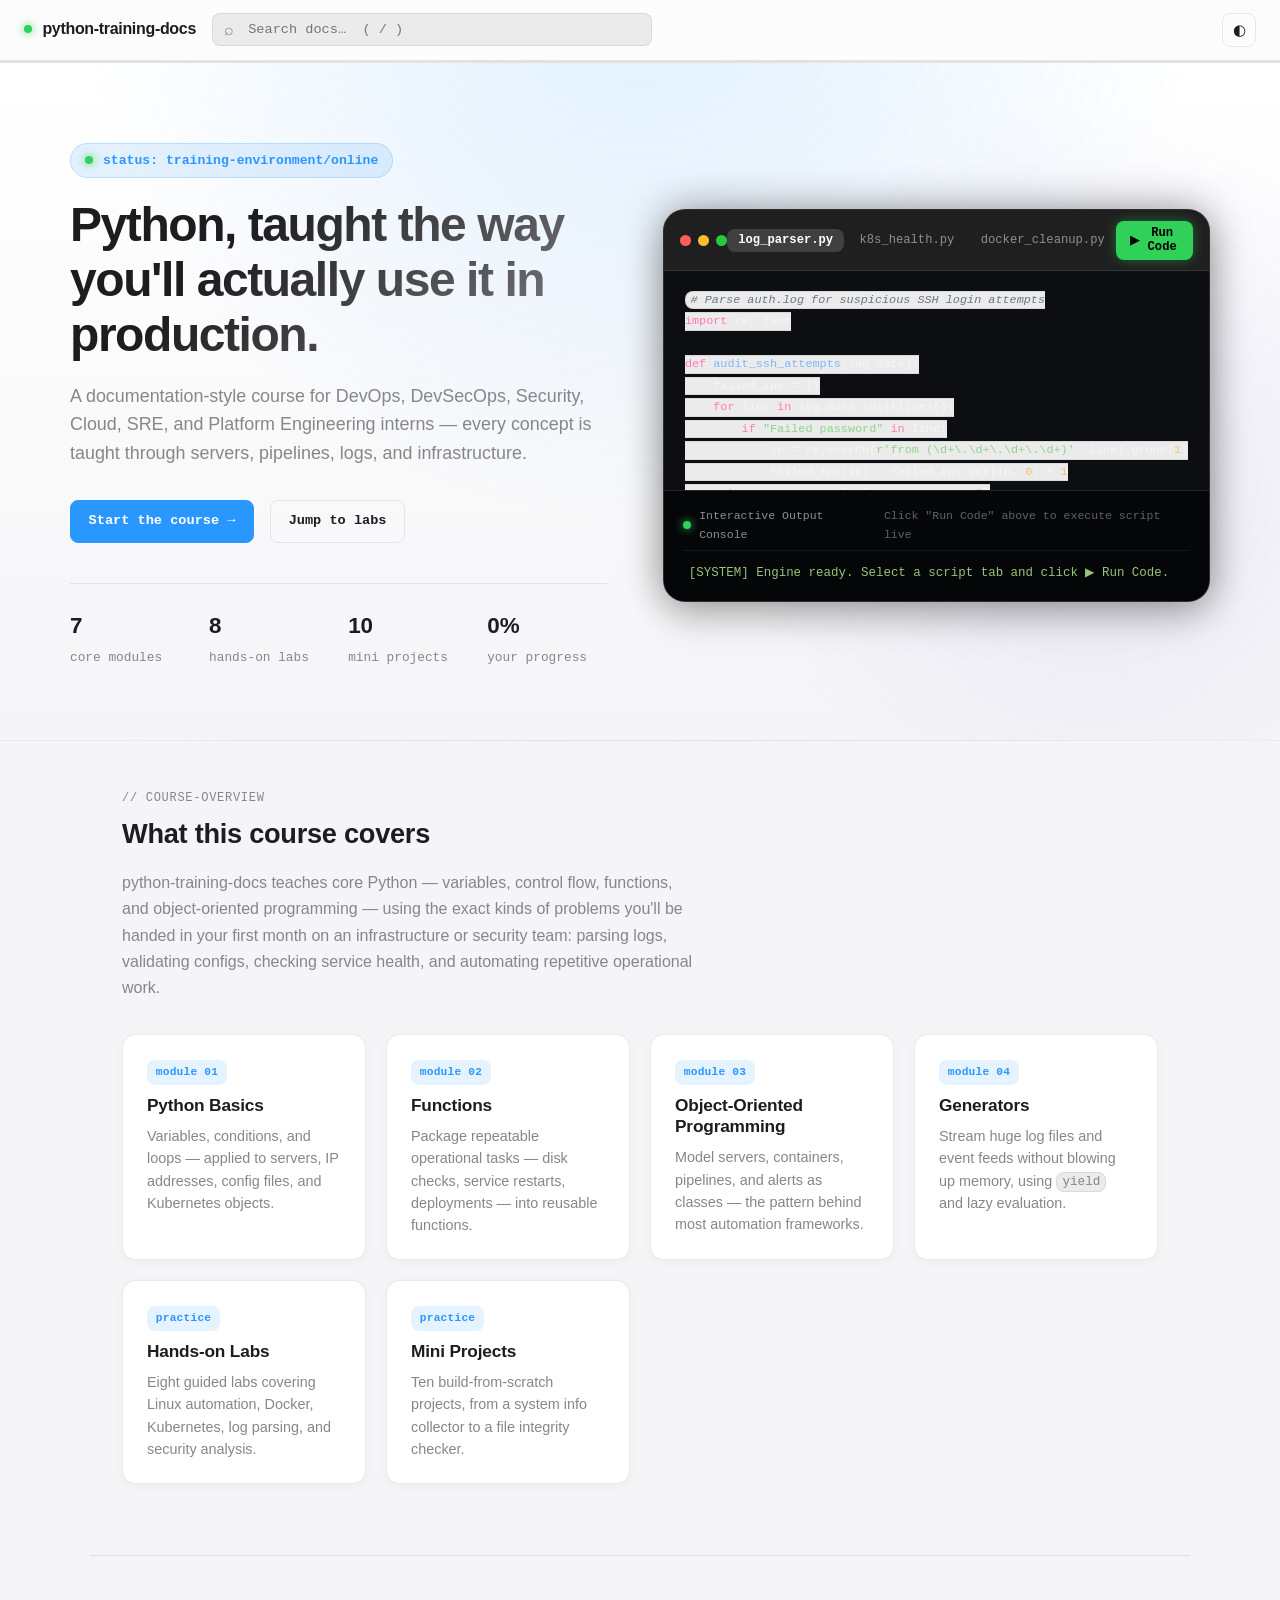
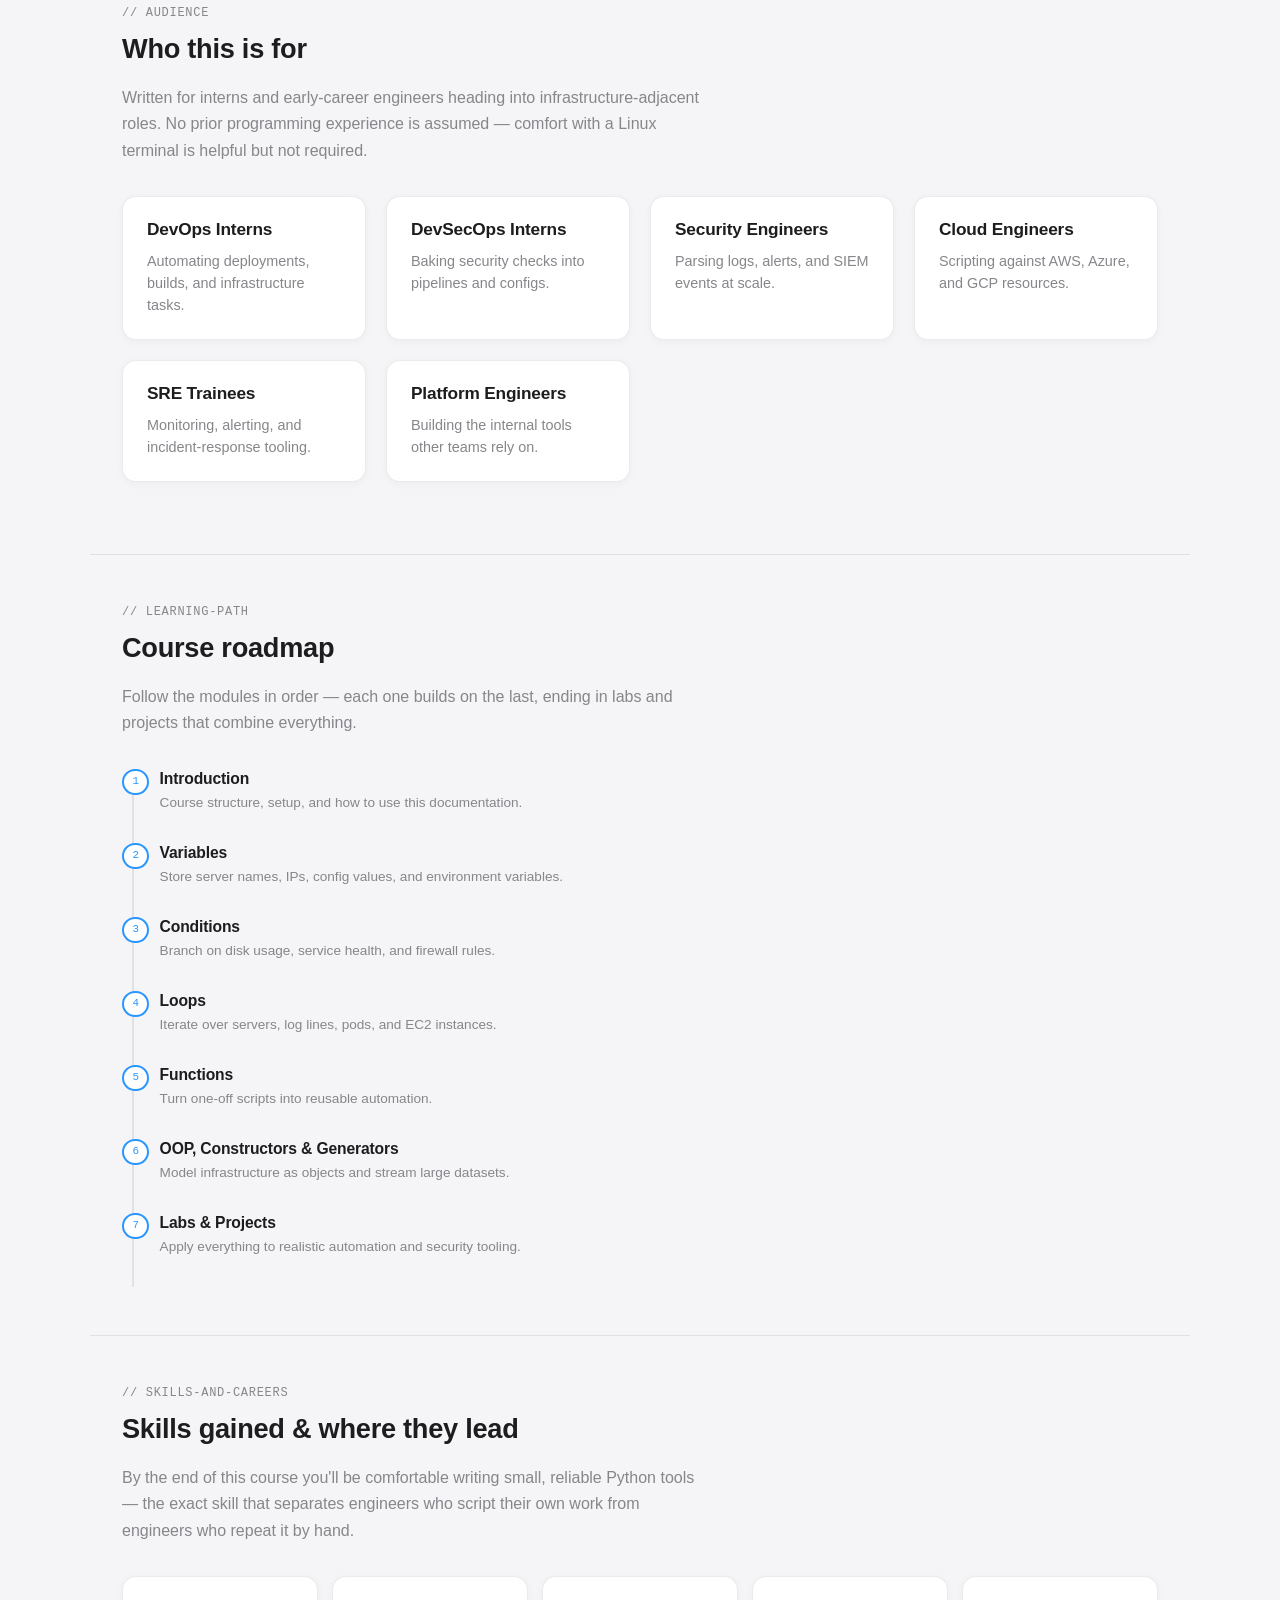
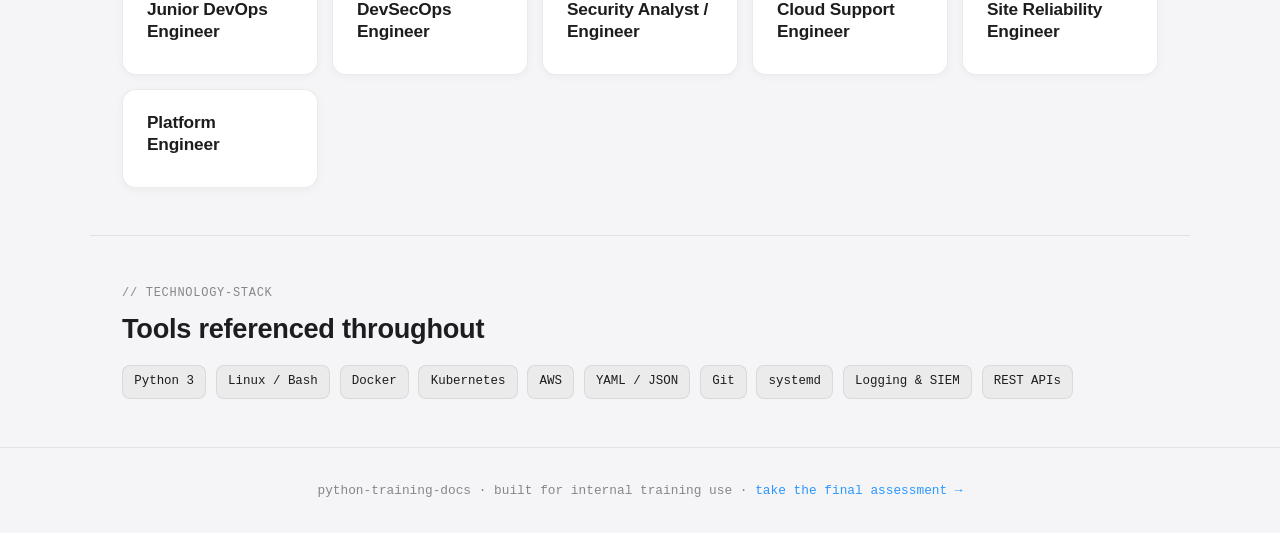
<file: index.html>
<!DOCTYPE html>
<html lang="en">
<head>
<meta charset="UTF-8">
<meta name="viewport" content="width=device-width, initial-scale=1.0">
<title>python-training-docs — Python for DevOps, DevSecOps &amp; Platform Engineering</title>
<meta name="description" content="A hands-on documentation course teaching Python fundamentals through real DevOps, security, SRE, and cloud engineering scenarios.">
<link rel="stylesheet" href="css/theme.css">
<link rel="stylesheet" href="css/style.css">
<link rel="stylesheet" href="css/responsive.css">
<script>
  // Prevent flash of wrong theme before CSS loads
  (function(){ var t = localStorage.getItem('ptd-theme') || (window.matchMedia('(prefers-color-scheme: dark)').matches ? 'dark' : 'light'); document.documentElement.setAttribute('data-theme', t); })();
</script>
</head>
<body data-page="home" data-root="">

<div id="site-header"></div>

<section class="hero">
  <div class="hero__inner">
    <div class="hero__text-col">
      <div class="hero__eyebrow"><span class="status-dot"></span> status: training-environment/online</div>
      <h1>Python, taught the way you'll actually use it in production.</h1>
      <p class="hero__sub">A documentation-style course for DevOps, DevSecOps, Security, Cloud, SRE, and Platform Engineering interns — every concept is taught through servers, pipelines, logs, and infrastructure.</p>
      <div class="hero__actions">
        <a class="btn" href="pages/introduction.html">Start the course →</a>
        <a class="btn btn--ghost" href="pages/labs.html">Jump to labs</a>
      </div>
      <div class="hero__meta">
        <div><b data-counter="7">7</b> core modules</div>
        <div><b data-counter="8">8</b> hands-on labs</div>
        <div><b data-counter="10">10</b> mini projects</div>
        <div id="hero-progress-label"><b id="hero-progress-pct">0%</b> your progress</div>
      </div>
    </div>

    <div class="hero__widget-col" id="terminal-preview-widget">
      <!-- Rendered dynamically by js/interactive-terminal.js -->
    </div>
  </div>
</section>

<section class="section" id="overview">
  <div class="section__eyebrow">// course-overview</div>
  <h2>What this course covers</h2>
  <p class="section__intro">python-training-docs teaches core Python — variables, control flow, functions, and object-oriented programming — using the exact kinds of problems you'll be handed in your first month on an infrastructure or security team: parsing logs, validating configs, checking service health, and automating repetitive operational work.</p>

  <div class="card-grid">
    <div class="card">
      <span class="tag">module 01</span>
      <h3>Python Basics</h3>
      <p>Variables, conditions, and loops — applied to servers, IP addresses, config files, and Kubernetes objects.</p>
    </div>
    <div class="card">
      <span class="tag">module 02</span>
      <h3>Functions</h3>
      <p>Package repeatable operational tasks — disk checks, service restarts, deployments — into reusable functions.</p>
    </div>
    <div class="card">
      <span class="tag">module 03</span>
      <h3>Object-Oriented Programming</h3>
      <p>Model servers, containers, pipelines, and alerts as classes — the pattern behind most automation frameworks.</p>
    </div>
    <div class="card">
      <span class="tag">module 04</span>
      <h3>Generators</h3>
      <p>Stream huge log files and event feeds without blowing up memory, using <code>yield</code> and lazy evaluation.</p>
    </div>
    <div class="card">
      <span class="tag">practice</span>
      <h3>Hands-on Labs</h3>
      <p>Eight guided labs covering Linux automation, Docker, Kubernetes, log parsing, and security analysis.</p>
    </div>
    <div class="card">
      <span class="tag">practice</span>
      <h3>Mini Projects</h3>
      <p>Ten build-from-scratch projects, from a system info collector to a file integrity checker.</p>
    </div>
  </div>
</section>

<section class="section" id="audience">
  <div class="section__eyebrow">// audience</div>
  <h2>Who this is for</h2>
  <p class="section__intro">Written for interns and early-career engineers heading into infrastructure-adjacent roles. No prior programming experience is assumed — comfort with a Linux terminal is helpful but not required.</p>
  <div class="card-grid">
    <div class="card"><h3>DevOps Interns</h3><p>Automating deployments, builds, and infrastructure tasks.</p></div>
    <div class="card"><h3>DevSecOps Interns</h3><p>Baking security checks into pipelines and configs.</p></div>
    <div class="card"><h3>Security Engineers</h3><p>Parsing logs, alerts, and SIEM events at scale.</p></div>
    <div class="card"><h3>Cloud Engineers</h3><p>Scripting against AWS, Azure, and GCP resources.</p></div>
    <div class="card"><h3>SRE Trainees</h3><p>Monitoring, alerting, and incident-response tooling.</p></div>
    <div class="card"><h3>Platform Engineers</h3><p>Building the internal tools other teams rely on.</p></div>
  </div>
</section>

<section class="section" id="roadmap">
  <div class="section__eyebrow">// learning-path</div>
  <h2>Course roadmap</h2>
  <p class="section__intro">Follow the modules in order — each one builds on the last, ending in labs and projects that combine everything.</p>
  <div class="roadmap">
    <div class="roadmap__step" data-n="1"><h3>Introduction</h3><p>Course structure, setup, and how to use this documentation.</p></div>
    <div class="roadmap__step" data-n="2"><h3>Variables</h3><p>Store server names, IPs, config values, and environment variables.</p></div>
    <div class="roadmap__step" data-n="3"><h3>Conditions</h3><p>Branch on disk usage, service health, and firewall rules.</p></div>
    <div class="roadmap__step" data-n="4"><h3>Loops</h3><p>Iterate over servers, log lines, pods, and EC2 instances.</p></div>
    <div class="roadmap__step" data-n="5"><h3>Functions</h3><p>Turn one-off scripts into reusable automation.</p></div>
    <div class="roadmap__step" data-n="6"><h3>OOP, Constructors &amp; Generators</h3><p>Model infrastructure as objects and stream large datasets.</p></div>
    <div class="roadmap__step" data-n="7"><h3>Labs &amp; Projects</h3><p>Apply everything to realistic automation and security tooling.</p></div>
  </div>
</section>

<section class="section" id="outcomes">
  <div class="section__eyebrow">// skills-and-careers</div>
  <h2>Skills gained &amp; where they lead</h2>
  <p class="section__intro">By the end of this course you'll be comfortable writing small, reliable Python tools — the exact skill that separates engineers who script their own work from engineers who repeat it by hand.</p>
  <div class="career-grid">
    <div class="card"><h3>Junior DevOps Engineer</h3></div>
    <div class="card"><h3>DevSecOps Engineer</h3></div>
    <div class="card"><h3>Security Analyst / Engineer</h3></div>
    <div class="card"><h3>Cloud Support Engineer</h3></div>
    <div class="card"><h3>Site Reliability Engineer</h3></div>
    <div class="card"><h3>Platform Engineer</h3></div>
  </div>
</section>

<section class="section" id="stack">
  <div class="section__eyebrow">// technology-stack</div>
  <h2>Tools referenced throughout</h2>
  <div class="stack-icons">
    <span>Python 3</span><span>Linux / Bash</span><span>Docker</span><span>Kubernetes</span>
    <span>AWS</span><span>YAML / JSON</span><span>Git</span><span>systemd</span>
    <span>Logging &amp; SIEM</span><span>REST APIs</span>
  </div>
</section>

<div id="site-footer"></div>

<script src="js/navigation.js"></script>
<script src="js/interactive-terminal.js"></script>
<script src="js/app.js"></script>
<script src="js/search.js"></script>
<script src="js/progress.js"></script>
<script>
  document.addEventListener('DOMContentLoaded', () => {
    document.getElementById('site-footer').innerHTML =
      '<footer class="site-footer">python-training-docs · built for internal training use · <a href="pages/assessment.html">take the final assessment →</a></footer>';
    const pctEl = document.getElementById('hero-progress-pct');
    if (pctEl && window.ProgressTracker) pctEl.textContent = ProgressTracker.percentComplete() + '%';
  });
</script>
</body>
</html>
</file>
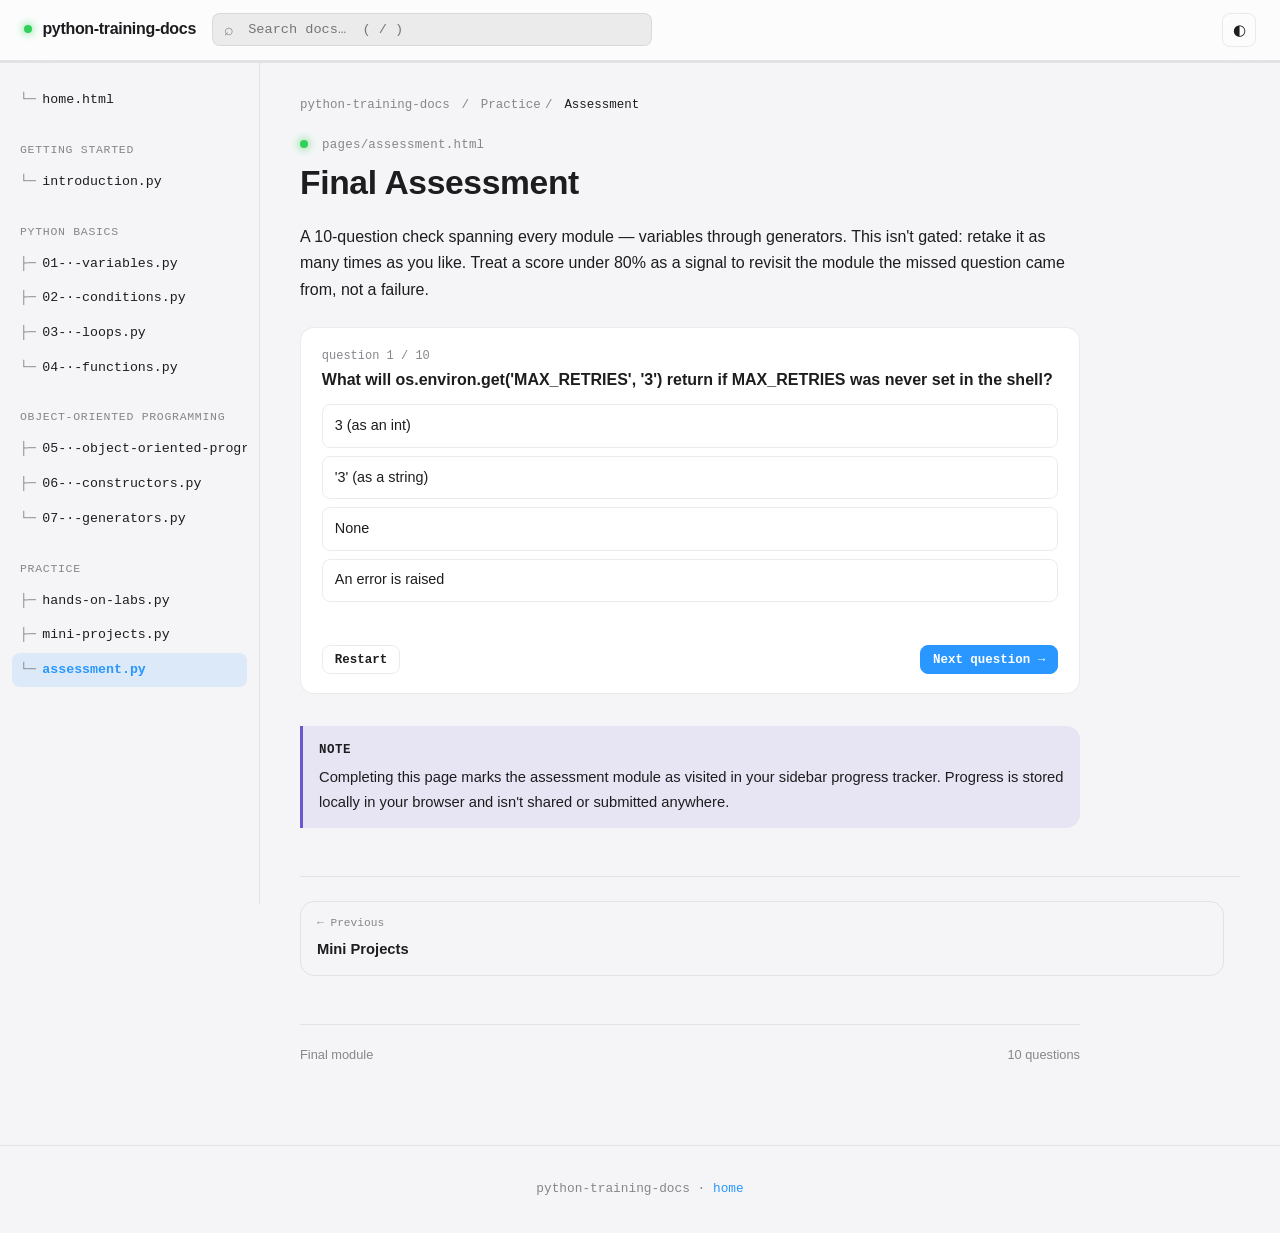
<file: pages/assessment.html>
<!DOCTYPE html>
<html lang="en">
<head>
<meta charset="UTF-8">
<meta name="viewport" content="width=device-width, initial-scale=1.0">
<title>Assessment — python-training-docs</title>
<link rel="stylesheet" href="../css/theme.css">
<link rel="stylesheet" href="../css/style.css">
<link rel="stylesheet" href="../css/responsive.css">
<script>(function(){ var t = localStorage.getItem('ptd-theme') || (window.matchMedia('(prefers-color-scheme: dark)').matches ? 'dark' : 'light'); document.documentElement.setAttribute('data-theme', t); })();</script>
</head>
<body data-page="assessment" data-root="../">
<div id="site-header"></div>
<div class="shell">
<div id="site-sidebar"></div>
<main class="main">
  <div class="breadcrumb" id="breadcrumb"></div>
  <article class="content">
    <div class="eyebrow"><span class="status-dot"></span> pages/assessment.html</div>
    <h1>Final Assessment</h1>
    <p>A 10-question check spanning every module — variables through generators. This isn't gated: retake it as many times as you like. Treat a score under 80% as a signal to revisit the module the missed question came from, not a failure.</p>

    <div id="quiz-app"></div>
    <script>
      var QUIZ_DATA = [
        {
          question: "What will os.environ.get('MAX_RETRIES', '3') return if MAX_RETRIES was never set in the shell?",
          options: ["3 (as an int)", "'3' (as a string)", "None", "An error is raised"],
          correctIndex: 1,
          explanation: "The default value '3' is returned as-is, and environment values are always strings."
        },
        {
          question: "Which expression correctly checks that a service is both stopped AND under the retry limit?",
          options: ["status == 'stopped' or attempts < max_attempts", "status == 'stopped' and attempts < max_attempts", "status != 'stopped' and attempts < max_attempts", "not status == 'stopped'"],
          correctIndex: 1,
          explanation: "`and` requires both conditions to hold — exactly what's needed to decide whether a retry is warranted."
        },
        {
          question: "Which loop construct is generally preferred for iterating over a fixed list of servers?",
          options: ["while", "for", "goto", "repeat"],
          correctIndex: 1,
          explanation: "for loops are the natural fit for iterating over a known, finite collection."
        },
        {
          question: "What does `enumerate(items)` yield on each pass?",
          options: ["Just the item", "(index, item) pairs", "Just the index", "A copy of the whole list"],
          correctIndex: 1,
          explanation: "enumerate() pairs each item with its position, commonly unpacked as `for i, item in enumerate(items)`."
        },
        {
          question: "What does a function return if it has no explicit return statement?",
          options: ["0", "An empty string", "None", "The last evaluated expression"],
          correctIndex: 2,
          explanation: "Without an explicit return, Python functions implicitly return None."
        },
        {
          question: "In OOP terms, what is `self` inside an instance method?",
          options: ["The class itself", "A reference to the specific instance the method was called on", "A required import", "A built-in decorator"],
          correctIndex: 1,
          explanation: "self gives a method access to the attributes of the particular object it's operating on."
        },
        {
          question: "Which method is Python's constructor, run automatically when an object is created?",
          options: ["__new__()", "__init__()", "__build__()", "__create__()"],
          correctIndex: 1,
          explanation: "__init__() runs immediately after an object is instantiated to set up its initial state."
        },
        {
          question: "Why is `def __init__(self, tags=[]):` considered a bug?",
          options: ["It causes a syntax error", "The default list is created once and shared across every instance that doesn't override it", "Lists can't be default arguments at all", "self must come after tags"],
          correctIndex: 1,
          explanation: "Mutable default arguments are evaluated once at definition time and shared across calls — a classic Python pitfall."
        },
        {
          question: "What is the main advantage of a generator over building a full list for a large log file?",
          options: ["Generators are always faster to write", "Generators hold roughly one item in memory at a time instead of the entire dataset", "Generators can only read text files", "Lists can't be looped over"],
          correctIndex: 1,
          explanation: "Lazy evaluation is the core benefit — memory use stays roughly constant regardless of dataset size."
        },
        {
          question: "What happens when you iterate a generator a second time after it's been fully consumed?",
          options: ["It restarts automatically", "It yields nothing further", "It raises a StopIteration visibly to the user every time", "It re-reads the source file from scratch"],
          correctIndex: 1,
          explanation: "Generators are single-use — once exhausted, a fresh generator must be created to iterate again."
        }
      ];
    </script>

    <div class="callout callout--note" style="margin-top:2rem;">
      <div class="callout__title">Note</div>
      <p>Completing this page marks the assessment module as visited in your sidebar progress tracker. Progress is stored locally in your browser and isn't shared or submitted anywhere.</p>
    </div>
  </article>

  <div class="page-nav" id="page-nav"></div>
  <div class="page-footer"><span>Final module</span><span>10 questions</span></div>
</main>
</div>
<div id="site-footer"></div>
<script src="../js/navigation.js"></script>
<script src="../js/app.js"></script>
<script src="../js/search.js"></script>
<script src="../js/progress.js"></script>
<script src="../js/quiz.js"></script>
<script>
document.addEventListener('DOMContentLoaded', () => {
  document.getElementById('site-footer').innerHTML = '<footer class="site-footer">python-training-docs · <a href="../index.html">home</a></footer>';
});
</script>
</body>
</html>
</file>
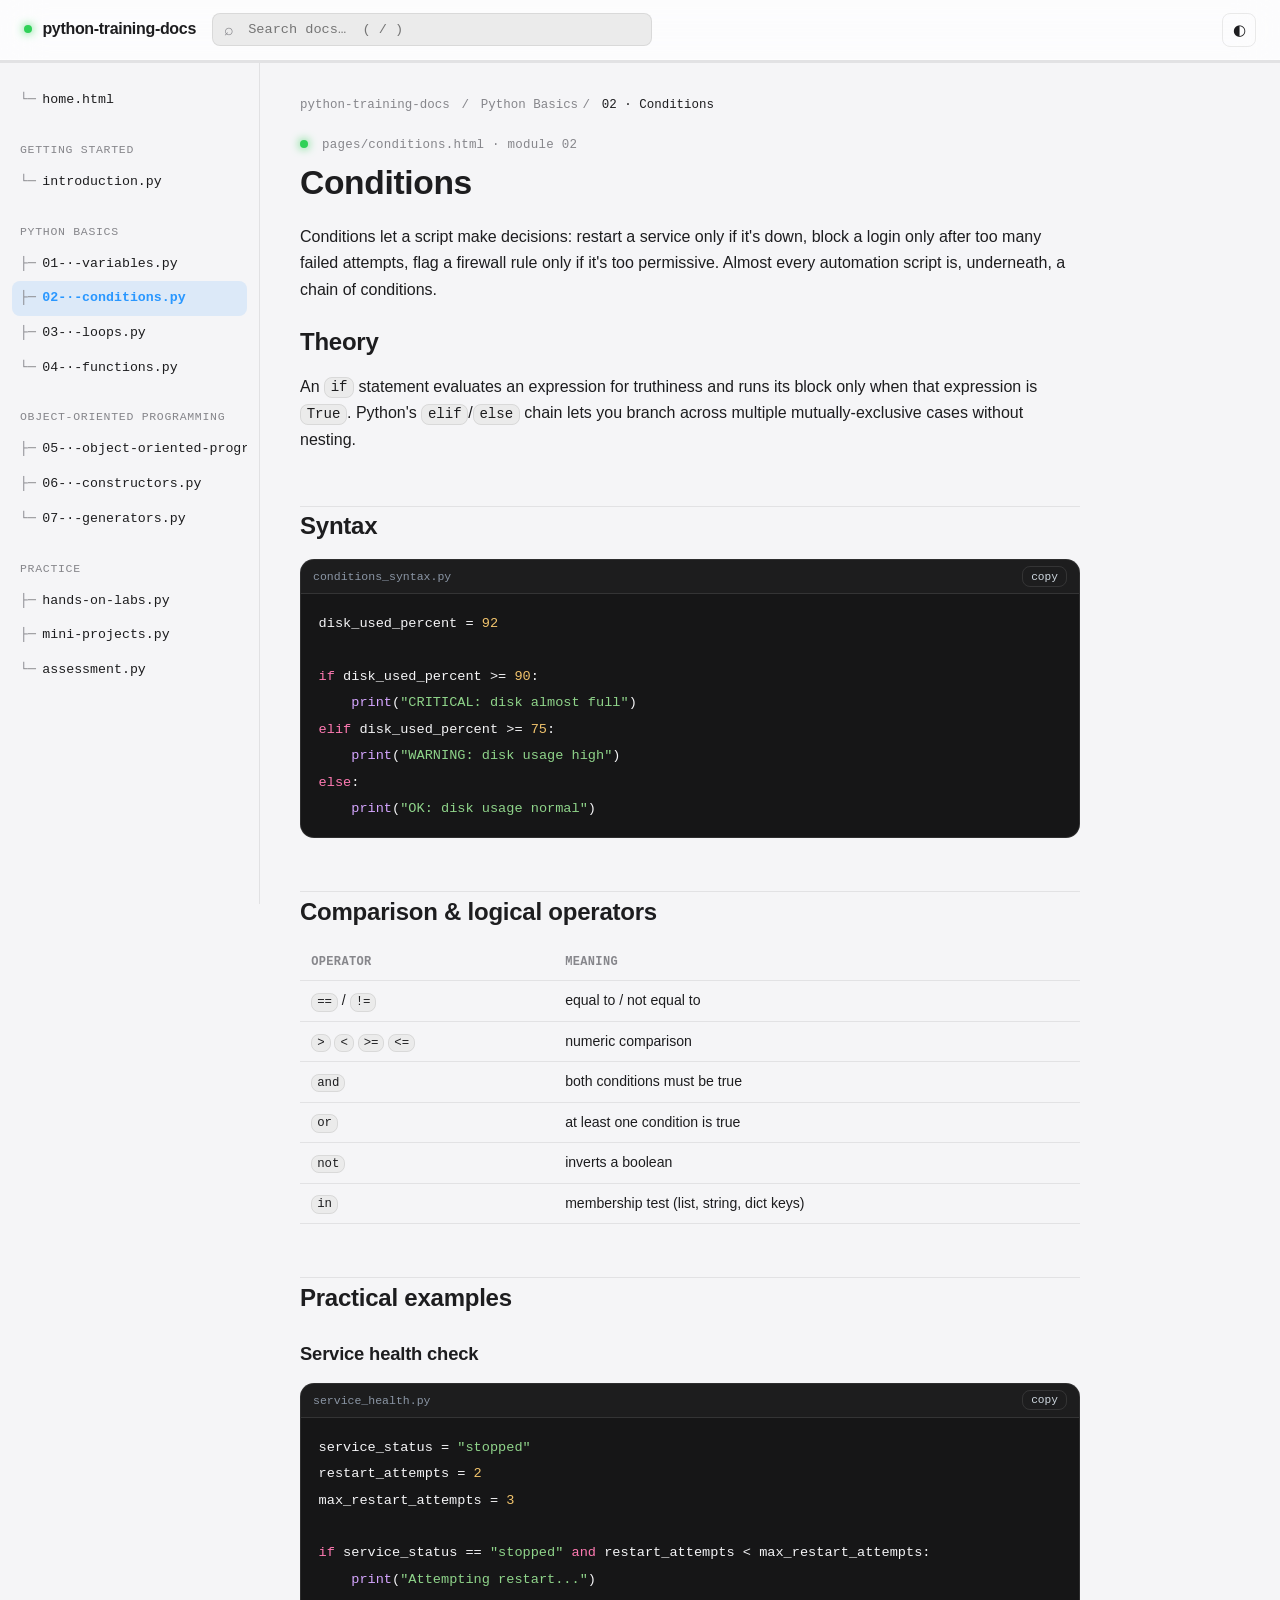
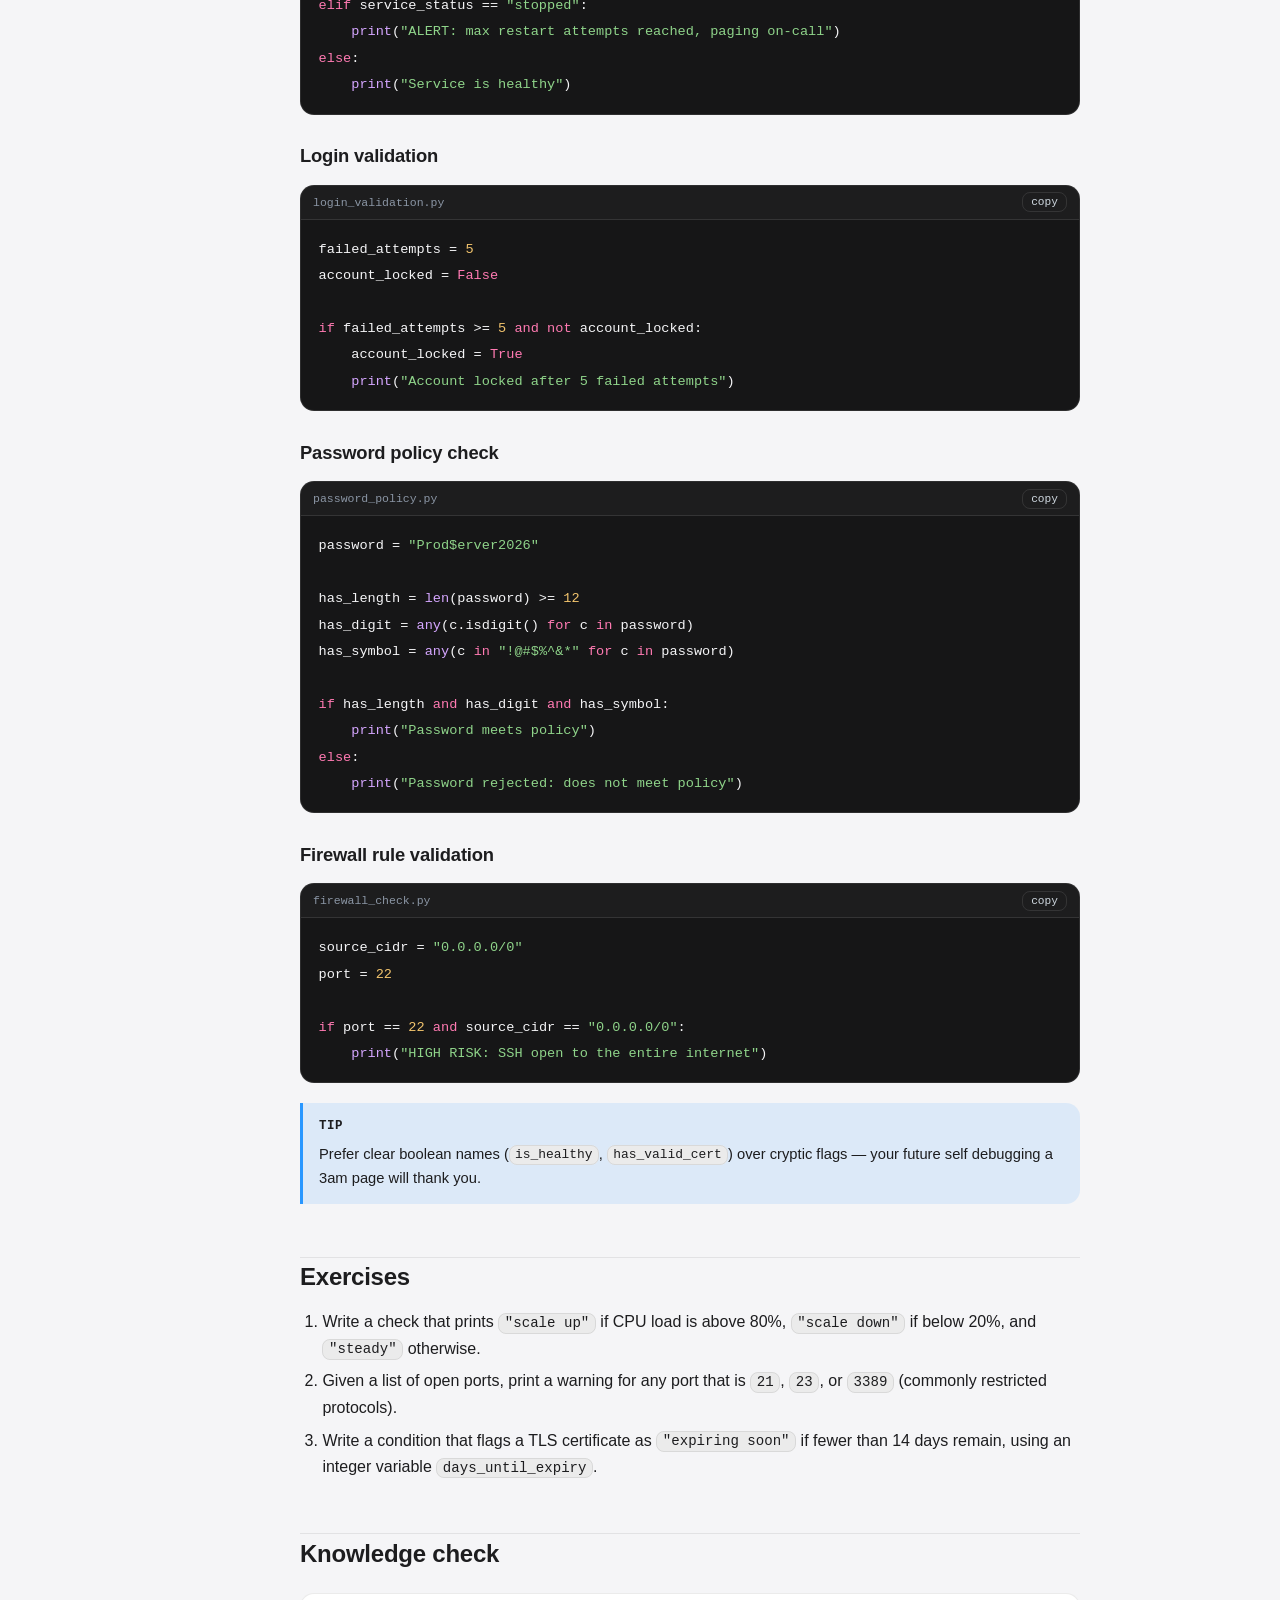
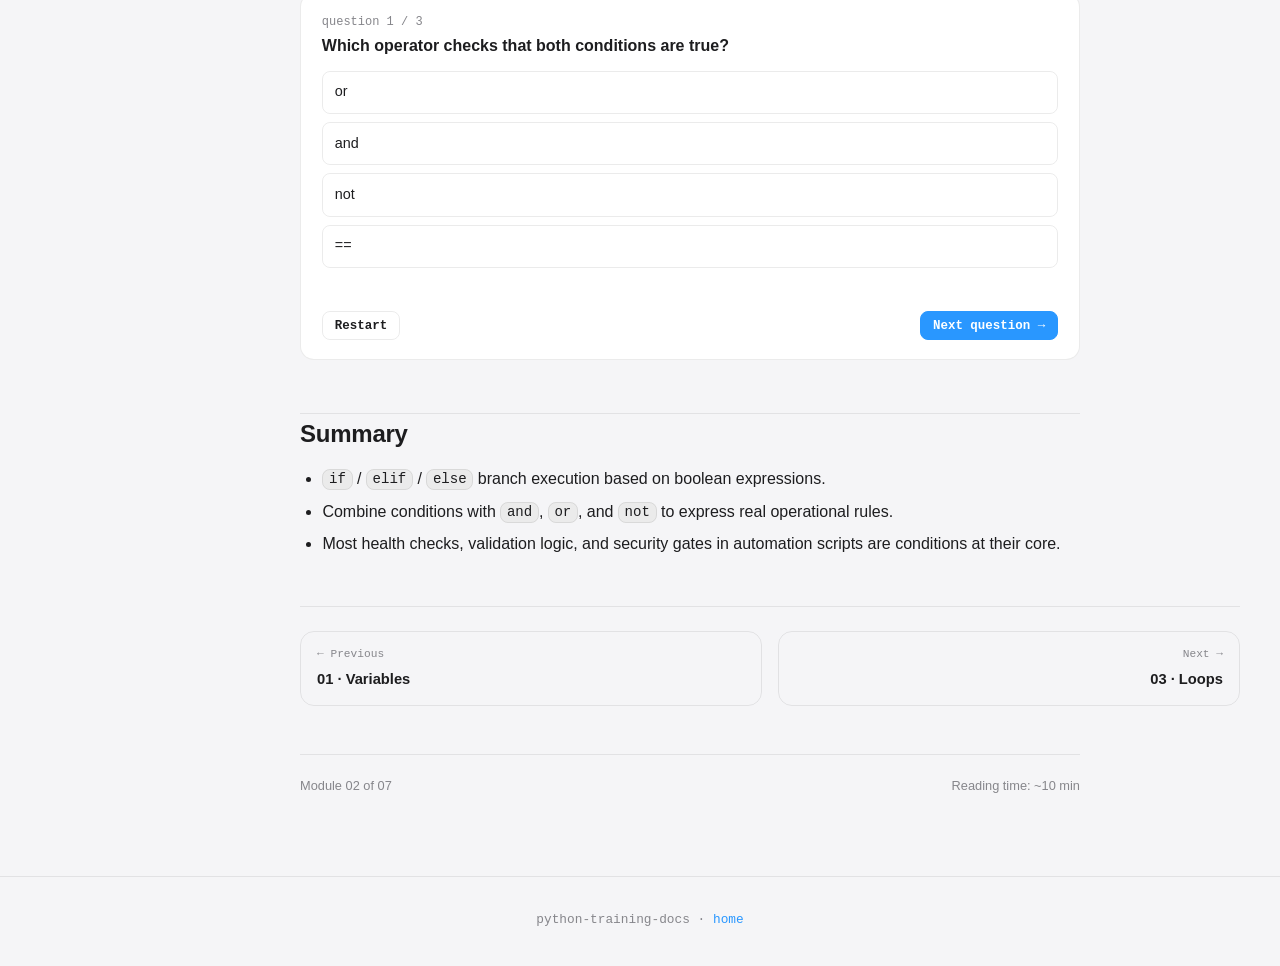
<file: pages/conditions.html>
<!DOCTYPE html>
<html lang="en">
<head>
<meta charset="UTF-8">
<meta name="viewport" content="width=device-width, initial-scale=1.0">
<title>Conditions — python-training-docs</title>
<link rel="stylesheet" href="../css/theme.css">
<link rel="stylesheet" href="../css/style.css">
<link rel="stylesheet" href="../css/responsive.css">
<script>(function(){ var t = localStorage.getItem('ptd-theme') || (window.matchMedia('(prefers-color-scheme: dark)').matches ? 'dark' : 'light'); document.documentElement.setAttribute('data-theme', t); })();</script>
</head>
<body data-page="conditions" data-root="../">
<div id="site-header"></div>
<div class="shell">
<div id="site-sidebar"></div>
<main class="main">
  <div class="breadcrumb" id="breadcrumb"></div>
  <article class="content">
    <div class="eyebrow"><span class="status-dot"></span> pages/conditions.html · module 02</div>
    <h1>Conditions</h1>
    <p>Conditions let a script make decisions: restart a service only if it's down, block a login only after too many failed attempts, flag a firewall rule only if it's too permissive. Almost every automation script is, underneath, a chain of conditions.</p>

    <h2 id="theory">Theory</h2>
    <p>An <code>if</code> statement evaluates an expression for truthiness and runs its block only when that expression is <code>True</code>. Python's <code>elif</code>/<code>else</code> chain lets you branch across multiple mutually-exclusive cases without nesting.</p>

    <h2 id="syntax">Syntax</h2>
    <div class="code-block">
      <div class="code-block__header"><span>conditions_syntax.py</span><button class="copy-btn">copy</button></div>
      <pre><code>disk_used_percent = <span class="tok-num">92</span>

<span class="tok-kw">if</span> disk_used_percent &gt;= <span class="tok-num">90</span>:
    <span class="tok-bi">print</span>(<span class="tok-str">"CRITICAL: disk almost full"</span>)
<span class="tok-kw">elif</span> disk_used_percent &gt;= <span class="tok-num">75</span>:
    <span class="tok-bi">print</span>(<span class="tok-str">"WARNING: disk usage high"</span>)
<span class="tok-kw">else</span>:
    <span class="tok-bi">print</span>(<span class="tok-str">"OK: disk usage normal"</span>)</code></pre>
    </div>

    <h2 id="operators">Comparison &amp; logical operators</h2>
    <table>
      <thead><tr><th>Operator</th><th>Meaning</th></tr></thead>
      <tbody>
        <tr><td><code>==</code> / <code>!=</code></td><td>equal to / not equal to</td></tr>
        <tr><td><code>&gt;</code> <code>&lt;</code> <code>&gt;=</code> <code>&lt;=</code></td><td>numeric comparison</td></tr>
        <tr><td><code>and</code></td><td>both conditions must be true</td></tr>
        <tr><td><code>or</code></td><td>at least one condition is true</td></tr>
        <tr><td><code>not</code></td><td>inverts a boolean</td></tr>
        <tr><td><code>in</code></td><td>membership test (list, string, dict keys)</td></tr>
      </tbody>
    </table>

    <h2 id="devsec-examples">Practical examples</h2>
    <h3>Service health check</h3>
    <div class="code-block">
      <div class="code-block__header"><span>service_health.py</span><button class="copy-btn">copy</button></div>
      <pre><code>service_status = <span class="tok-str">"stopped"</span>
restart_attempts = <span class="tok-num">2</span>
max_restart_attempts = <span class="tok-num">3</span>

<span class="tok-kw">if</span> service_status == <span class="tok-str">"stopped"</span> <span class="tok-kw">and</span> restart_attempts &lt; max_restart_attempts:
    <span class="tok-bi">print</span>(<span class="tok-str">"Attempting restart..."</span>)
<span class="tok-kw">elif</span> service_status == <span class="tok-str">"stopped"</span>:
    <span class="tok-bi">print</span>(<span class="tok-str">"ALERT: max restart attempts reached, paging on-call"</span>)
<span class="tok-kw">else</span>:
    <span class="tok-bi">print</span>(<span class="tok-str">"Service is healthy"</span>)</code></pre>
    </div>

    <h3>Login validation</h3>
    <div class="code-block">
      <div class="code-block__header"><span>login_validation.py</span><button class="copy-btn">copy</button></div>
      <pre><code>failed_attempts = <span class="tok-num">5</span>
account_locked = <span class="tok-kw">False</span>

<span class="tok-kw">if</span> failed_attempts &gt;= <span class="tok-num">5</span> <span class="tok-kw">and</span> <span class="tok-kw">not</span> account_locked:
    account_locked = <span class="tok-kw">True</span>
    <span class="tok-bi">print</span>(<span class="tok-str">"Account locked after 5 failed attempts"</span>)</code></pre>
    </div>

    <h3>Password policy check</h3>
    <div class="code-block">
      <div class="code-block__header"><span>password_policy.py</span><button class="copy-btn">copy</button></div>
      <pre><code>password = <span class="tok-str">"Prod$erver2026"</span>

has_length = <span class="tok-bi">len</span>(password) &gt;= <span class="tok-num">12</span>
has_digit = <span class="tok-bi">any</span>(c.isdigit() <span class="tok-kw">for</span> c <span class="tok-kw">in</span> password)
has_symbol = <span class="tok-bi">any</span>(c <span class="tok-kw">in</span> <span class="tok-str">"!@#$%^&*"</span> <span class="tok-kw">for</span> c <span class="tok-kw">in</span> password)

<span class="tok-kw">if</span> has_length <span class="tok-kw">and</span> has_digit <span class="tok-kw">and</span> has_symbol:
    <span class="tok-bi">print</span>(<span class="tok-str">"Password meets policy"</span>)
<span class="tok-kw">else</span>:
    <span class="tok-bi">print</span>(<span class="tok-str">"Password rejected: does not meet policy"</span>)</code></pre>
    </div>

    <h3>Firewall rule validation</h3>
    <div class="code-block">
      <div class="code-block__header"><span>firewall_check.py</span><button class="copy-btn">copy</button></div>
      <pre><code>source_cidr = <span class="tok-str">"0.0.0.0/0"</span>
port = <span class="tok-num">22</span>

<span class="tok-kw">if</span> port == <span class="tok-num">22</span> <span class="tok-kw">and</span> source_cidr == <span class="tok-str">"0.0.0.0/0"</span>:
    <span class="tok-bi">print</span>(<span class="tok-str">"HIGH RISK: SSH open to the entire internet"</span>)</code></pre>
    </div>

    <div class="callout callout--tip">
      <div class="callout__title">Tip</div>
      <p>Prefer clear boolean names (<code>is_healthy</code>, <code>has_valid_cert</code>) over cryptic flags — your future self debugging a 3am page will thank you.</p>
    </div>

    <h2 id="exercises">Exercises</h2>
    <ol>
      <li>Write a check that prints <code>"scale up"</code> if CPU load is above 80%, <code>"scale down"</code> if below 20%, and <code>"steady"</code> otherwise.</li>
      <li>Given a list of open ports, print a warning for any port that is <code>21</code>, <code>23</code>, or <code>3389</code> (commonly restricted protocols).</li>
      <li>Write a condition that flags a TLS certificate as <code>"expiring soon"</code> if fewer than 14 days remain, using an integer variable <code>days_until_expiry</code>.</li>
    </ol>

    <h2 id="quiz">Knowledge check</h2>
    <div id="quiz-app"></div>
    <script>
      var QUIZ_DATA = [
        {
          question: "Which operator checks that both conditions are true?",
          options: ["or", "and", "not", "=="],
          correctIndex: 1,
          explanation: "`and` requires both sides to be true; `or` requires only one."
        },
        {
          question: "What will this print? x = 70 \\n if x >= 90: print('a') \\n elif x >= 50: print('b') \\n else: print('c')",
          options: ["a", "b", "c", "Nothing"],
          correctIndex: 1,
          explanation: "70 fails the first check (>=90) but passes the second (>=50), so 'b' is printed."
        },
        {
          question: "What does `not account_locked` evaluate to if account_locked is False?",
          options: ["False", "True", "None", "An error"],
          correctIndex: 1,
          explanation: "`not` inverts the boolean — not False is True."
        }
      ];
    </script>

    <h2 id="summary">Summary</h2>
    <ul>
      <li><code>if</code> / <code>elif</code> / <code>else</code> branch execution based on boolean expressions.</li>
      <li>Combine conditions with <code>and</code>, <code>or</code>, and <code>not</code> to express real operational rules.</li>
      <li>Most health checks, validation logic, and security gates in automation scripts are conditions at their core.</li>
    </ul>
  </article>

  <div class="page-nav" id="page-nav"></div>
  <div class="page-footer"><span>Module 02 of 07</span><span>Reading time: ~10 min</span></div>
</main>
</div>
<div id="site-footer"></div>
<script src="../js/navigation.js"></script>
<script src="../js/app.js"></script>
<script src="../js/search.js"></script>
<script src="../js/progress.js"></script>
<script src="../js/quiz.js"></script>
<script>
document.addEventListener('DOMContentLoaded', () => {
  document.getElementById('site-footer').innerHTML = '<footer class="site-footer">python-training-docs · <a href="../index.html">home</a></footer>';
});
</script>
</body>
</html>
</file>
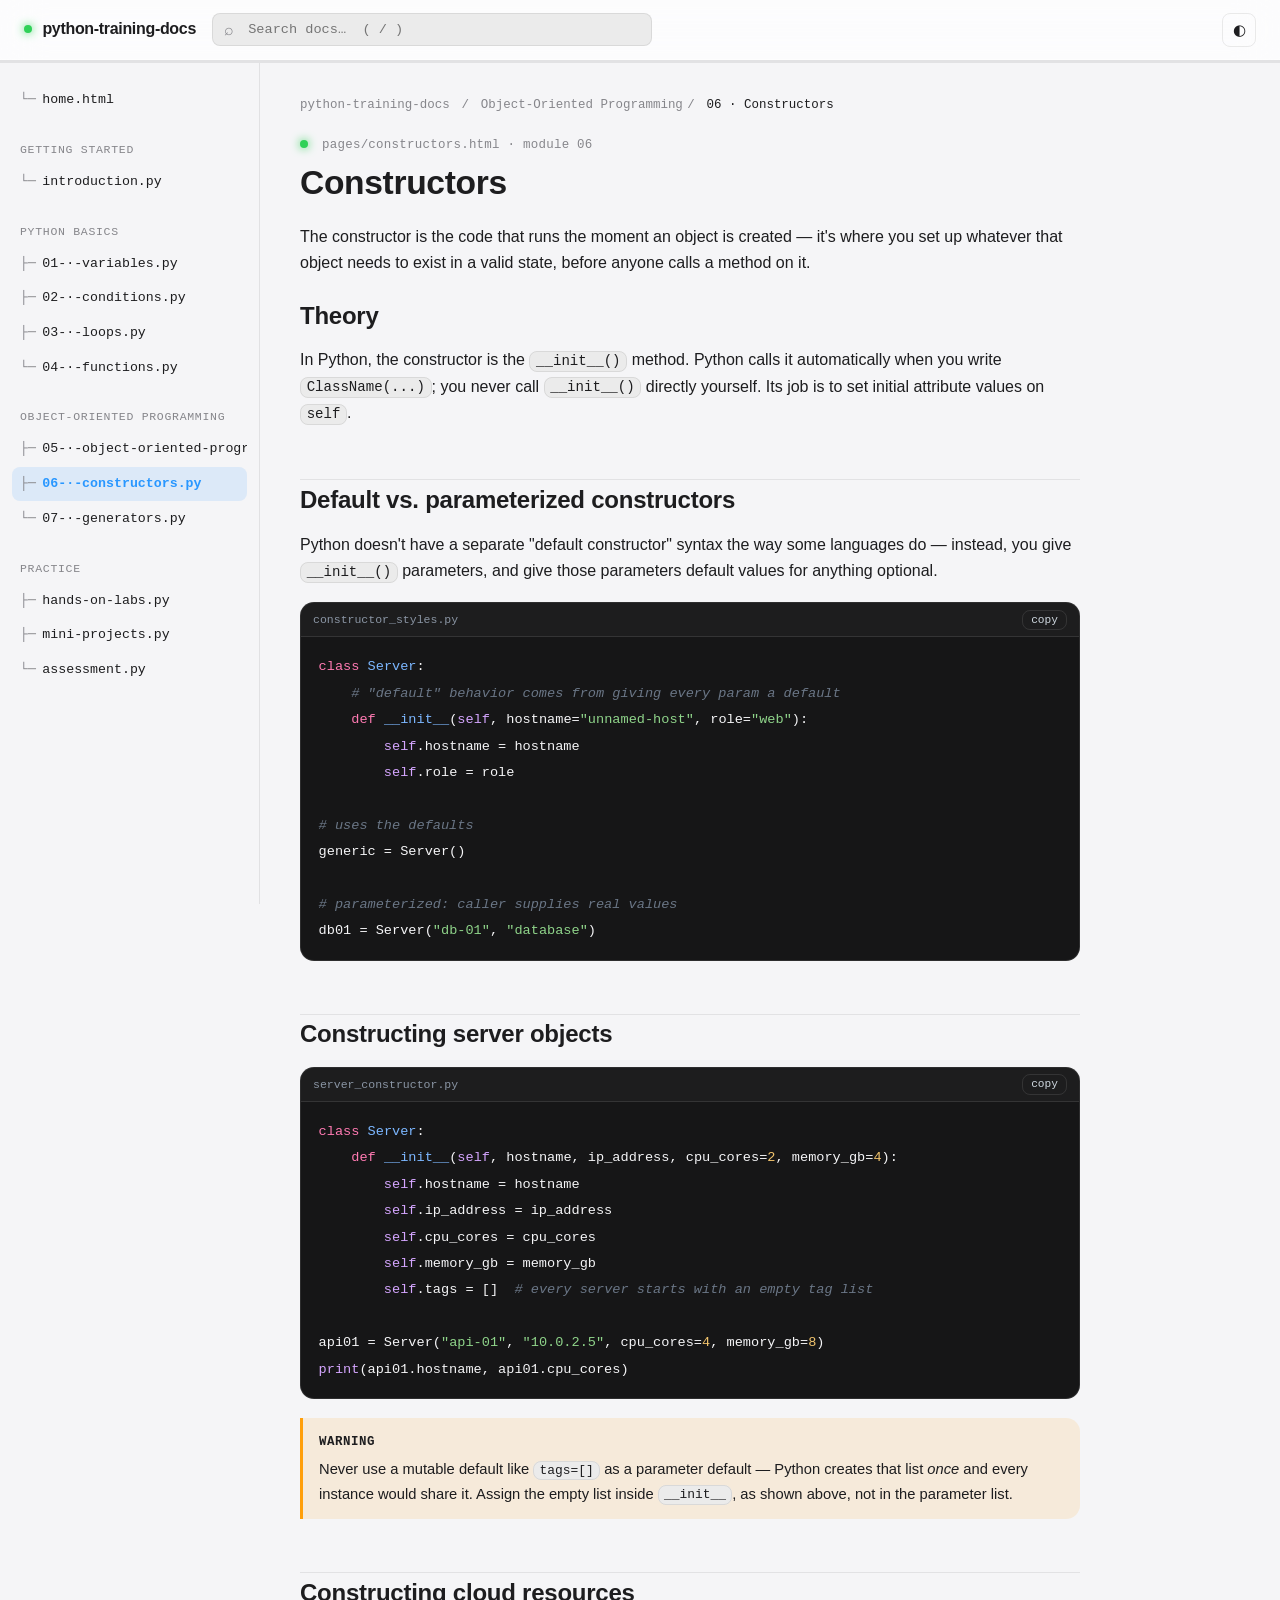
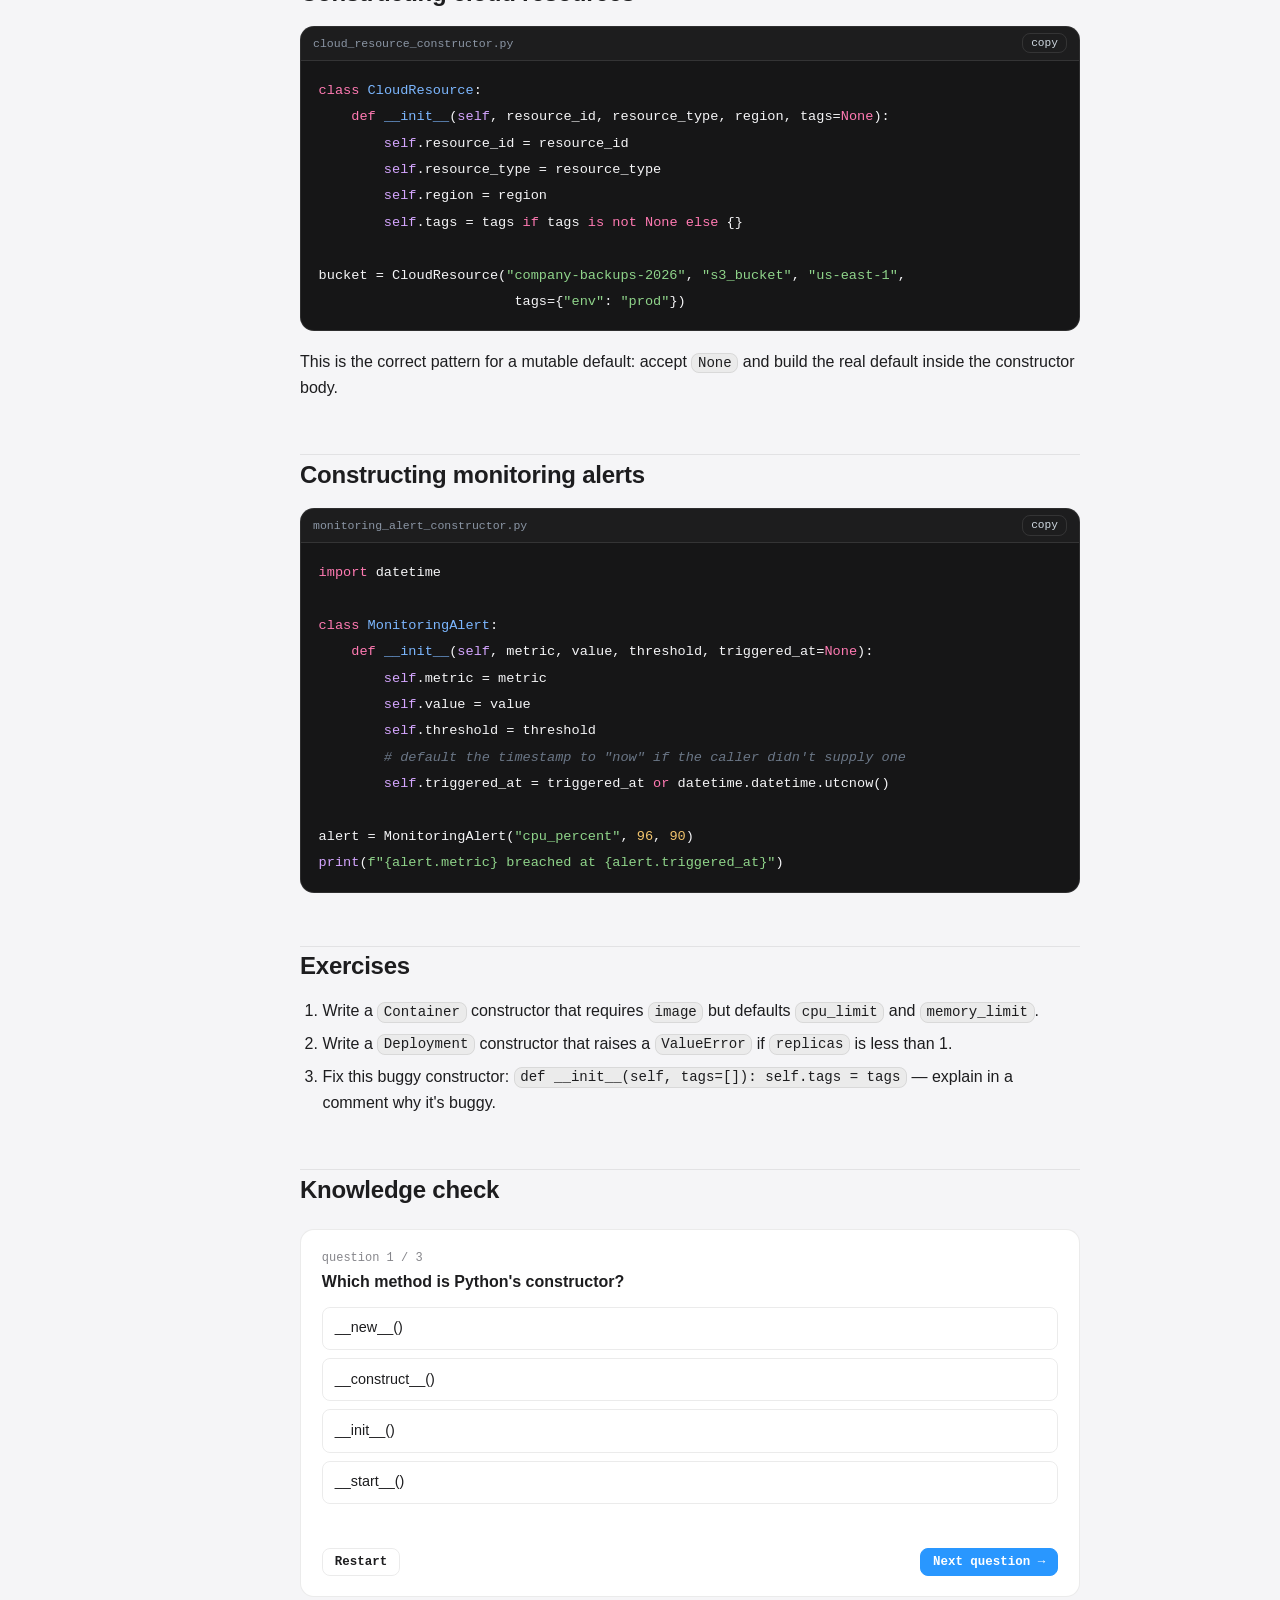
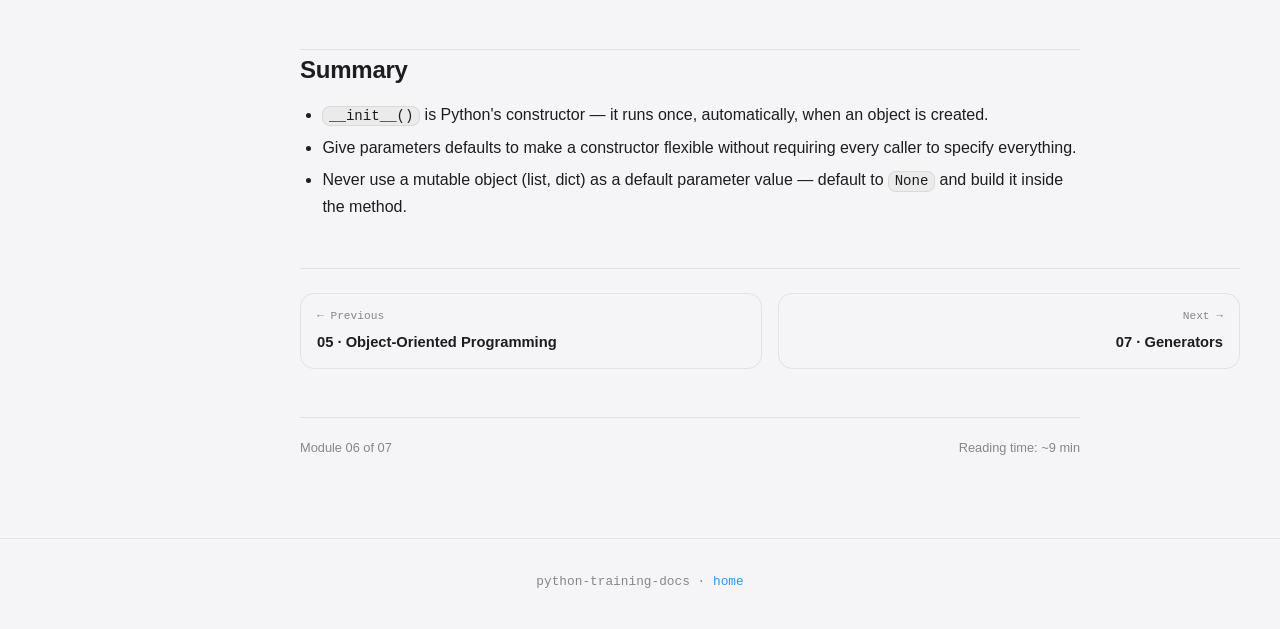
<file: pages/constructors.html>
<!DOCTYPE html>
<html lang="en">
<head>
<meta charset="UTF-8">
<meta name="viewport" content="width=device-width, initial-scale=1.0">
<title>Constructors — python-training-docs</title>
<link rel="stylesheet" href="../css/theme.css">
<link rel="stylesheet" href="../css/style.css">
<link rel="stylesheet" href="../css/responsive.css">
<script>(function(){ var t = localStorage.getItem('ptd-theme') || (window.matchMedia('(prefers-color-scheme: dark)').matches ? 'dark' : 'light'); document.documentElement.setAttribute('data-theme', t); })();</script>
</head>
<body data-page="constructors" data-root="../">
<div id="site-header"></div>
<div class="shell">
<div id="site-sidebar"></div>
<main class="main">
  <div class="breadcrumb" id="breadcrumb"></div>
  <article class="content">
    <div class="eyebrow"><span class="status-dot"></span> pages/constructors.html · module 06</div>
    <h1>Constructors</h1>
    <p>The constructor is the code that runs the moment an object is created — it's where you set up whatever that object needs to exist in a valid state, before anyone calls a method on it.</p>

    <h2 id="theory">Theory</h2>
    <p>In Python, the constructor is the <code>__init__()</code> method. Python calls it automatically when you write <code>ClassName(...)</code>; you never call <code>__init__()</code> directly yourself. Its job is to set initial attribute values on <code>self</code>.</p>

    <h2 id="default-vs-param">Default vs. parameterized constructors</h2>
    <p>Python doesn't have a separate "default constructor" syntax the way some languages do — instead, you give <code>__init__()</code> parameters, and give those parameters default values for anything optional.</p>
    <div class="code-block">
      <div class="code-block__header"><span>constructor_styles.py</span><button class="copy-btn">copy</button></div>
      <pre><code><span class="tok-kw">class</span> <span class="tok-fn">Server</span>:
    <span class="tok-com"># "default" behavior comes from giving every param a default</span>
    <span class="tok-kw">def</span> <span class="tok-fn">__init__</span>(<span class="tok-bi">self</span>, hostname=<span class="tok-str">"unnamed-host"</span>, role=<span class="tok-str">"web"</span>):
        <span class="tok-bi">self</span>.hostname = hostname
        <span class="tok-bi">self</span>.role = role

<span class="tok-com"># uses the defaults</span>
generic = Server()

<span class="tok-com"># parameterized: caller supplies real values</span>
db01 = Server(<span class="tok-str">"db-01"</span>, <span class="tok-str">"database"</span>)</code></pre>
    </div>

    <h2 id="server-objects">Constructing server objects</h2>
    <div class="code-block">
      <div class="code-block__header"><span>server_constructor.py</span><button class="copy-btn">copy</button></div>
      <pre><code><span class="tok-kw">class</span> <span class="tok-fn">Server</span>:
    <span class="tok-kw">def</span> <span class="tok-fn">__init__</span>(<span class="tok-bi">self</span>, hostname, ip_address, cpu_cores=<span class="tok-num">2</span>, memory_gb=<span class="tok-num">4</span>):
        <span class="tok-bi">self</span>.hostname = hostname
        <span class="tok-bi">self</span>.ip_address = ip_address
        <span class="tok-bi">self</span>.cpu_cores = cpu_cores
        <span class="tok-bi">self</span>.memory_gb = memory_gb
        <span class="tok-bi">self</span>.tags = []  <span class="tok-com"># every server starts with an empty tag list</span>

api01 = Server(<span class="tok-str">"api-01"</span>, <span class="tok-str">"10.0.2.5"</span>, cpu_cores=<span class="tok-num">4</span>, memory_gb=<span class="tok-num">8</span>)
<span class="tok-bi">print</span>(api01.hostname, api01.cpu_cores)</code></pre>
    </div>
    <div class="callout callout--warning">
      <div class="callout__title">Warning</div>
      <p>Never use a mutable default like <code>tags=[]</code> as a parameter default — Python creates that list <em>once</em> and every instance would share it. Assign the empty list inside <code>__init__</code>, as shown above, not in the parameter list.</p>
    </div>

    <h2 id="cloud-resources">Constructing cloud resources</h2>
    <div class="code-block">
      <div class="code-block__header"><span>cloud_resource_constructor.py</span><button class="copy-btn">copy</button></div>
      <pre><code><span class="tok-kw">class</span> <span class="tok-fn">CloudResource</span>:
    <span class="tok-kw">def</span> <span class="tok-fn">__init__</span>(<span class="tok-bi">self</span>, resource_id, resource_type, region, tags=<span class="tok-kw">None</span>):
        <span class="tok-bi">self</span>.resource_id = resource_id
        <span class="tok-bi">self</span>.resource_type = resource_type
        <span class="tok-bi">self</span>.region = region
        <span class="tok-bi">self</span>.tags = tags <span class="tok-kw">if</span> tags <span class="tok-kw">is</span> <span class="tok-kw">not</span> <span class="tok-kw">None</span> <span class="tok-kw">else</span> {}

bucket = CloudResource(<span class="tok-str">"company-backups-2026"</span>, <span class="tok-str">"s3_bucket"</span>, <span class="tok-str">"us-east-1"</span>,
                        tags={<span class="tok-str">"env"</span>: <span class="tok-str">"prod"</span>})</code></pre>
    </div>
    <p>This is the correct pattern for a mutable default: accept <code>None</code> and build the real default inside the constructor body.</p>

    <h2 id="monitoring-alerts">Constructing monitoring alerts</h2>
    <div class="code-block">
      <div class="code-block__header"><span>monitoring_alert_constructor.py</span><button class="copy-btn">copy</button></div>
      <pre><code><span class="tok-kw">import</span> datetime

<span class="tok-kw">class</span> <span class="tok-fn">MonitoringAlert</span>:
    <span class="tok-kw">def</span> <span class="tok-fn">__init__</span>(<span class="tok-bi">self</span>, metric, value, threshold, triggered_at=<span class="tok-kw">None</span>):
        <span class="tok-bi">self</span>.metric = metric
        <span class="tok-bi">self</span>.value = value
        <span class="tok-bi">self</span>.threshold = threshold
        <span class="tok-com"># default the timestamp to "now" if the caller didn't supply one</span>
        <span class="tok-bi">self</span>.triggered_at = triggered_at <span class="tok-kw">or</span> datetime.datetime.utcnow()

alert = MonitoringAlert(<span class="tok-str">"cpu_percent"</span>, <span class="tok-num">96</span>, <span class="tok-num">90</span>)
<span class="tok-bi">print</span>(<span class="tok-str">f"{alert.metric} breached at {alert.triggered_at}"</span>)</code></pre>
    </div>

    <h2 id="exercises">Exercises</h2>
    <ol>
      <li>Write a <code>Container</code> constructor that requires <code>image</code> but defaults <code>cpu_limit</code> and <code>memory_limit</code>.</li>
      <li>Write a <code>Deployment</code> constructor that raises a <code>ValueError</code> if <code>replicas</code> is less than 1.</li>
      <li>Fix this buggy constructor: <code>def __init__(self, tags=[]): self.tags = tags</code> — explain in a comment why it's buggy.</li>
    </ol>

    <h2 id="quiz">Knowledge check</h2>
    <div id="quiz-app"></div>
    <script>
      var QUIZ_DATA = [
        {
          question: "Which method is Python's constructor?",
          options: ["__new__()", "__construct__()", "__init__()", "__start__()"],
          correctIndex: 2,
          explanation: "__init__() runs automatically when an object is created and sets up its initial attributes."
        },
        {
          question: "Why is `def __init__(self, tags=[]):` considered a bug?",
          options: ["Lists can't be constructor parameters", "The empty list is created once and shared across every instance that doesn't pass its own", "It causes a syntax error", "self must always come after tags"],
          correctIndex: 1,
          explanation: "Mutable default arguments are evaluated once at function definition time, so every instance without an explicit tags value shares the same list object."
        },
        {
          question: "What is the safe pattern for a mutable default like a dict or list?",
          options: ["Use tags={} directly in the signature", "Accept tags=None and build the real default inside __init__", "Never allow optional mutable parameters", "Use a global variable instead"],
          correctIndex: 1,
          explanation: "Defaulting to None and creating a fresh object inside the constructor body avoids the shared-default bug."
        }
      ];
    </script>

    <h2 id="summary">Summary</h2>
    <ul>
      <li><code>__init__()</code> is Python's constructor — it runs once, automatically, when an object is created.</li>
      <li>Give parameters defaults to make a constructor flexible without requiring every caller to specify everything.</li>
      <li>Never use a mutable object (list, dict) as a default parameter value — default to <code>None</code> and build it inside the method.</li>
    </ul>
  </article>

  <div class="page-nav" id="page-nav"></div>
  <div class="page-footer"><span>Module 06 of 07</span><span>Reading time: ~9 min</span></div>
</main>
</div>
<div id="site-footer"></div>
<script src="../js/navigation.js"></script>
<script src="../js/app.js"></script>
<script src="../js/search.js"></script>
<script src="../js/progress.js"></script>
<script src="../js/quiz.js"></script>
<script>
document.addEventListener('DOMContentLoaded', () => {
  document.getElementById('site-footer').innerHTML = '<footer class="site-footer">python-training-docs · <a href="../index.html">home</a></footer>';
});
</script>
</body>
</html>
</file>
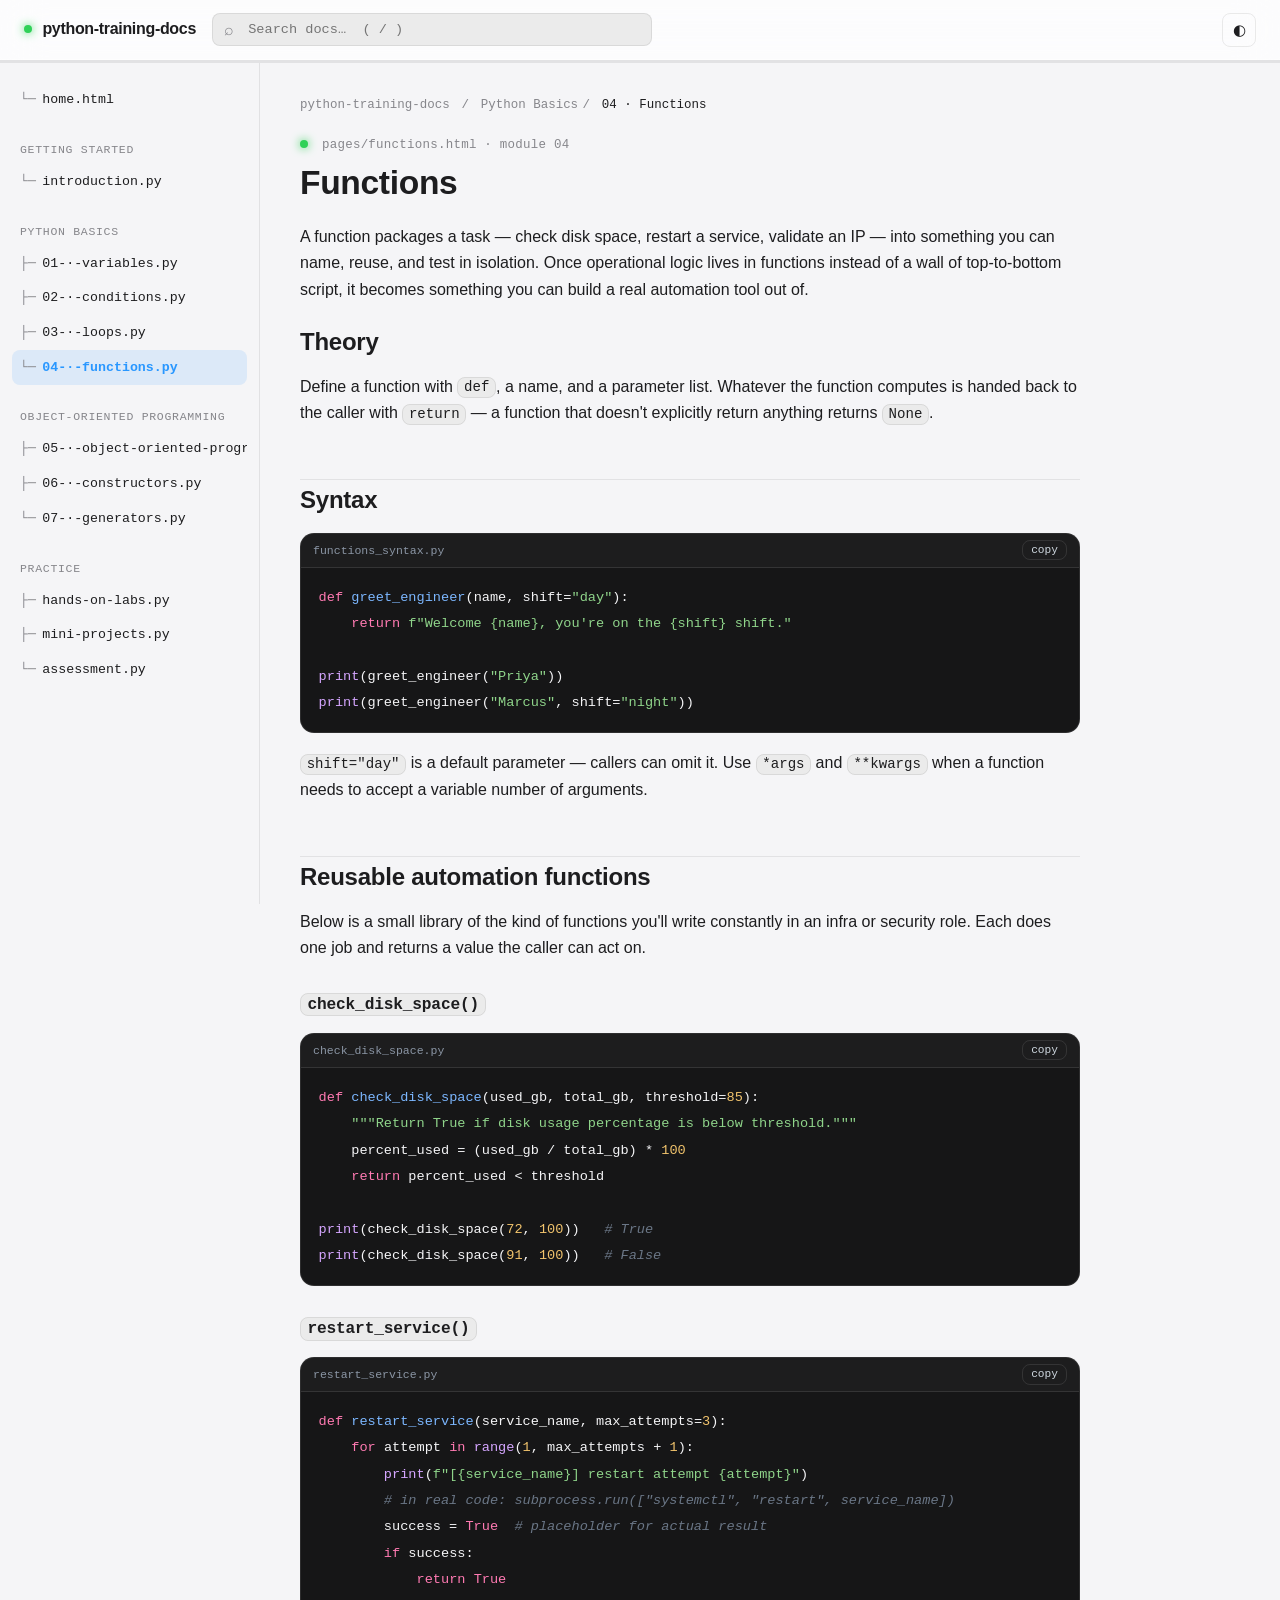
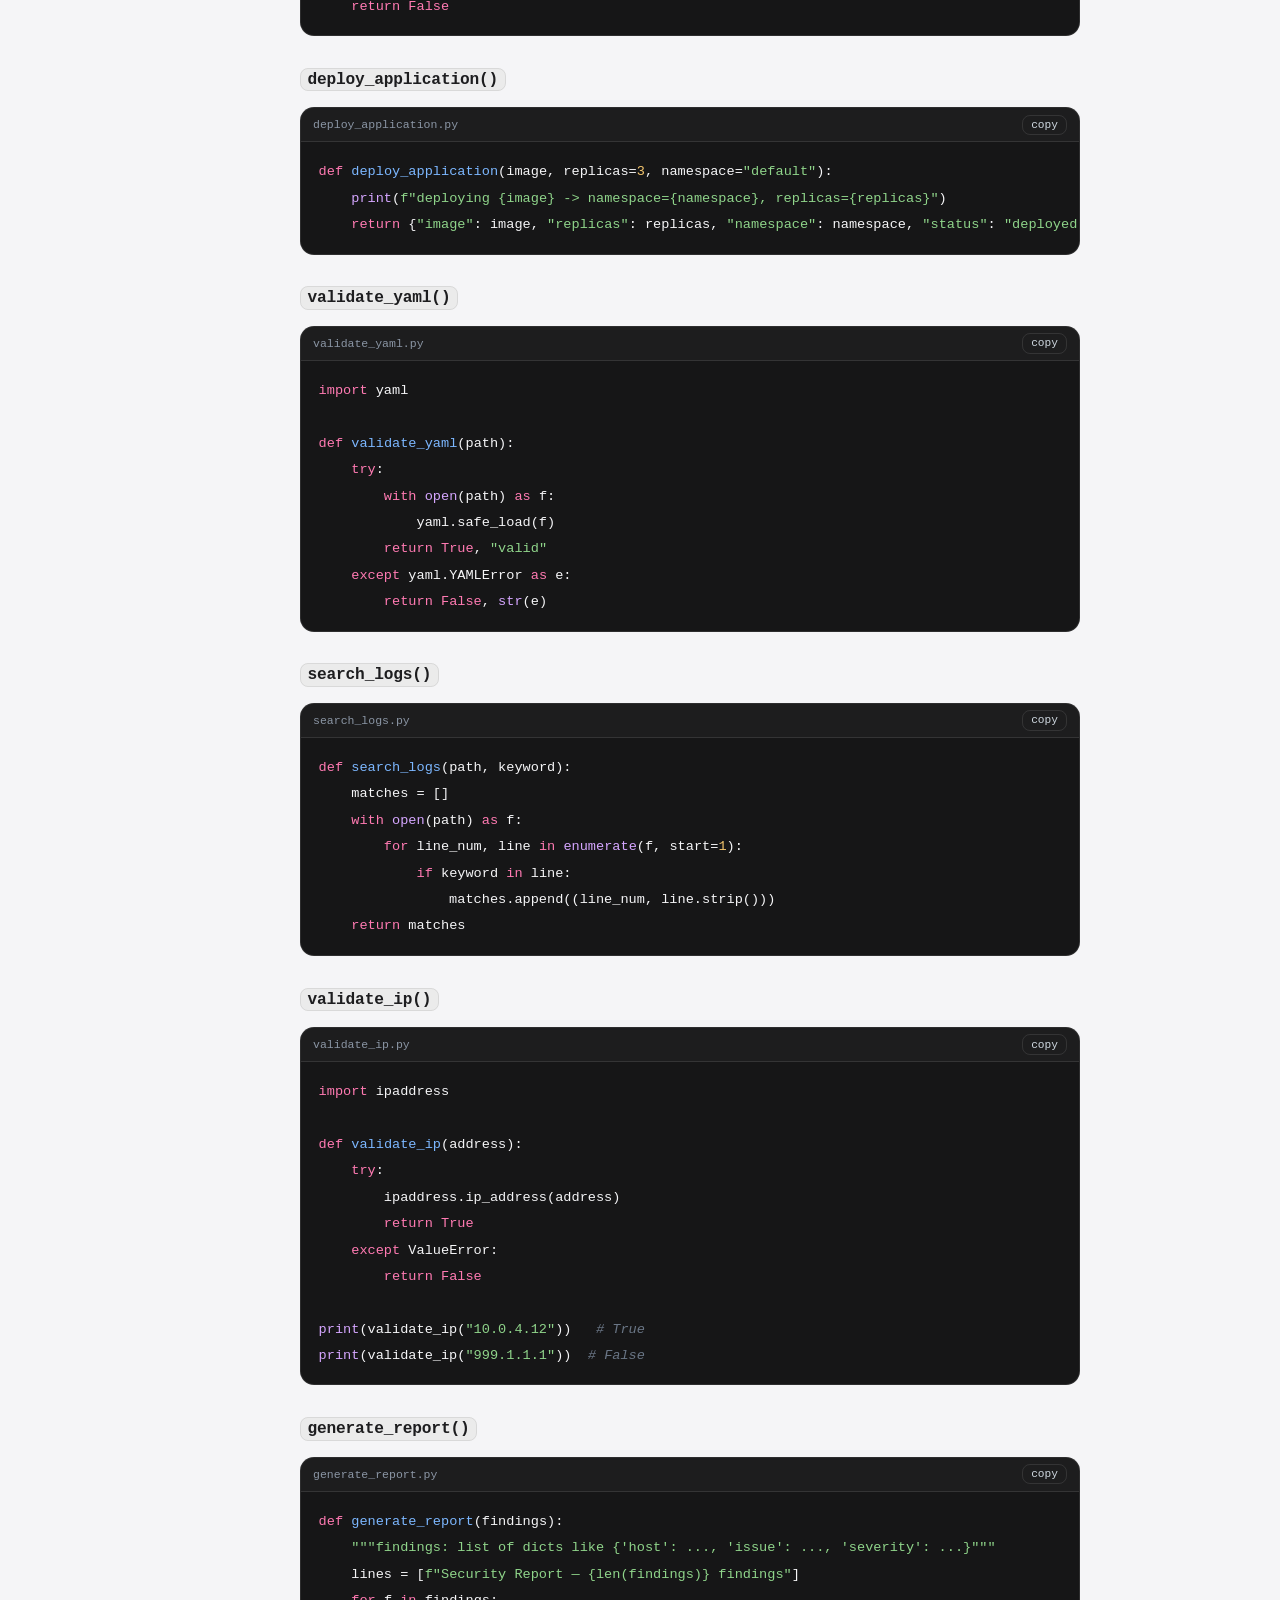
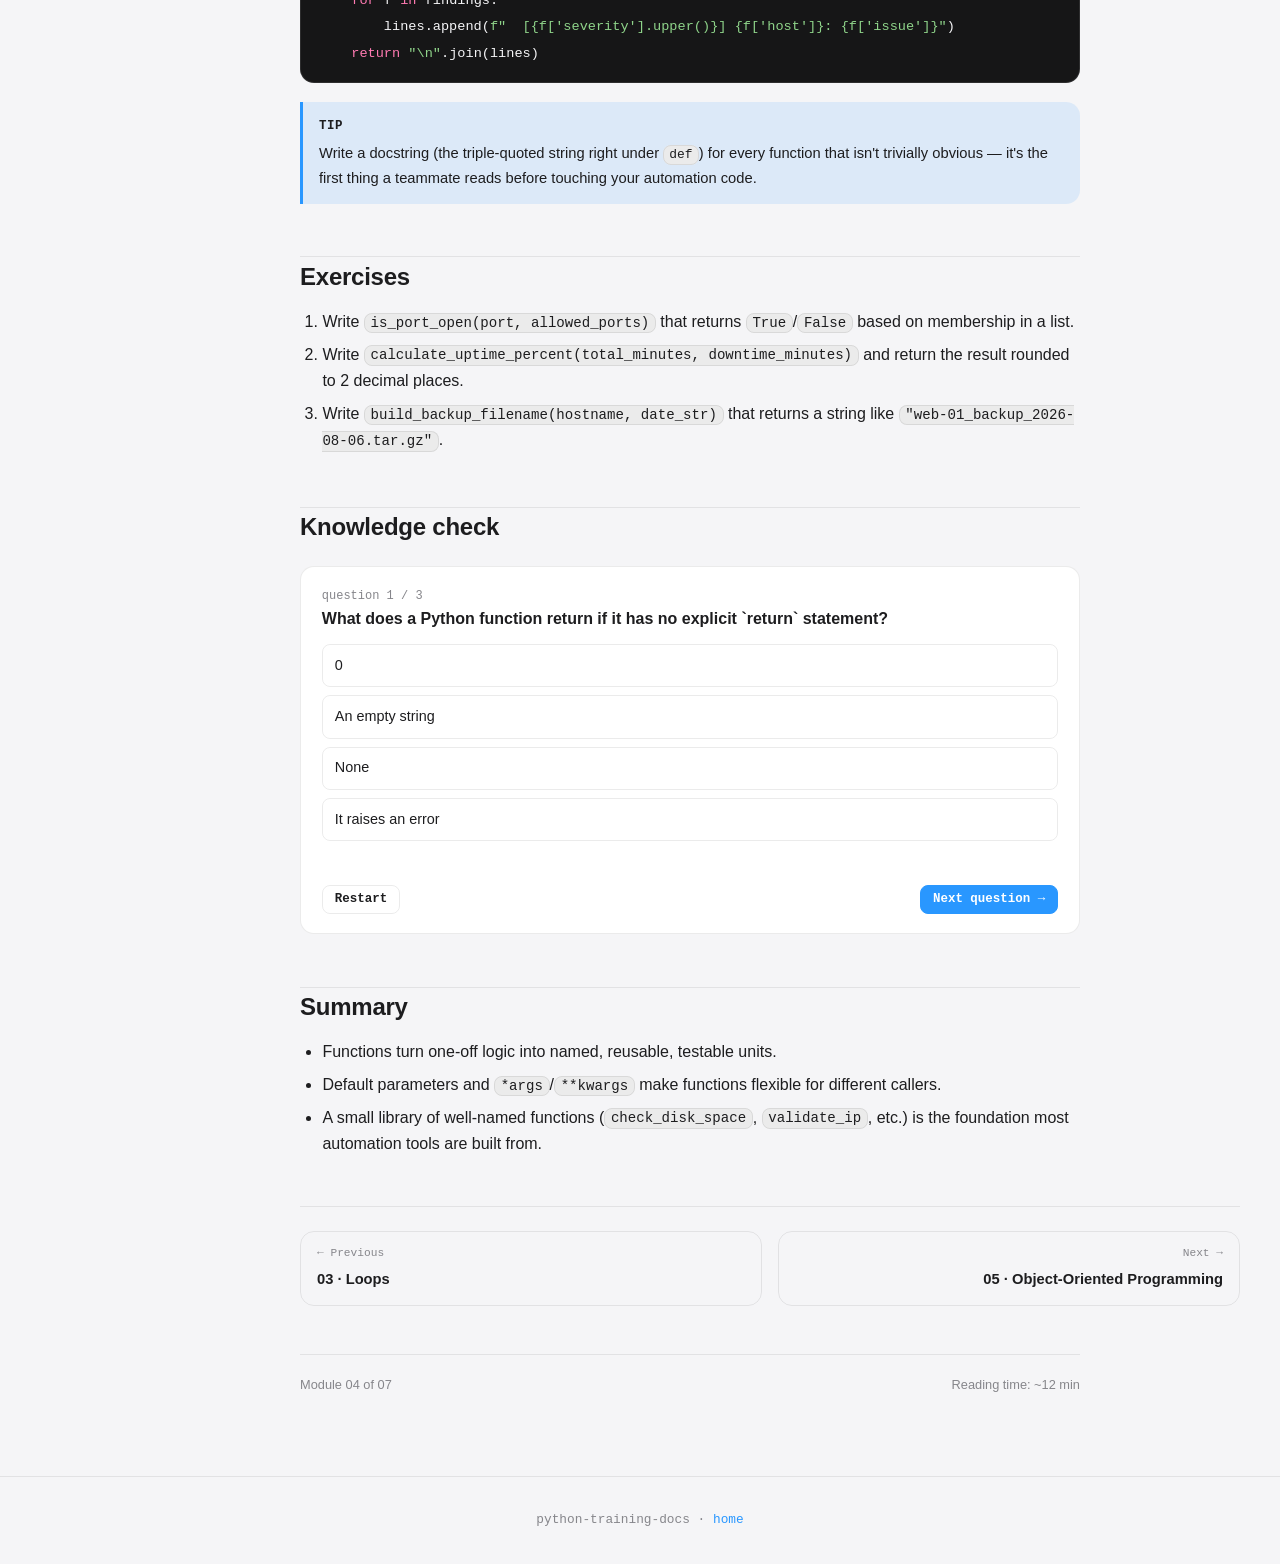
<file: pages/functions.html>
<!DOCTYPE html>
<html lang="en">
<head>
<meta charset="UTF-8">
<meta name="viewport" content="width=device-width, initial-scale=1.0">
<title>Functions — python-training-docs</title>
<link rel="stylesheet" href="../css/theme.css">
<link rel="stylesheet" href="../css/style.css">
<link rel="stylesheet" href="../css/responsive.css">
<script>(function(){ var t = localStorage.getItem('ptd-theme') || (window.matchMedia('(prefers-color-scheme: dark)').matches ? 'dark' : 'light'); document.documentElement.setAttribute('data-theme', t); })();</script>
</head>
<body data-page="functions" data-root="../">
<div id="site-header"></div>
<div class="shell">
<div id="site-sidebar"></div>
<main class="main">
  <div class="breadcrumb" id="breadcrumb"></div>
  <article class="content">
    <div class="eyebrow"><span class="status-dot"></span> pages/functions.html · module 04</div>
    <h1>Functions</h1>
    <p>A function packages a task — check disk space, restart a service, validate an IP — into something you can name, reuse, and test in isolation. Once operational logic lives in functions instead of a wall of top-to-bottom script, it becomes something you can build a real automation tool out of.</p>

    <h2 id="theory">Theory</h2>
    <p>Define a function with <code>def</code>, a name, and a parameter list. Whatever the function computes is handed back to the caller with <code>return</code> — a function that doesn't explicitly return anything returns <code>None</code>.</p>

    <h2 id="syntax">Syntax</h2>
    <div class="code-block">
      <div class="code-block__header"><span>functions_syntax.py</span><button class="copy-btn">copy</button></div>
      <pre><code><span class="tok-kw">def</span> <span class="tok-fn">greet_engineer</span>(name, shift=<span class="tok-str">"day"</span>):
    <span class="tok-kw">return</span> <span class="tok-str">f"Welcome {name}, you're on the {shift} shift."</span>

<span class="tok-bi">print</span>(greet_engineer(<span class="tok-str">"Priya"</span>))
<span class="tok-bi">print</span>(greet_engineer(<span class="tok-str">"Marcus"</span>, shift=<span class="tok-str">"night"</span>))</code></pre>
    </div>
    <p><code>shift="day"</code> is a default parameter — callers can omit it. Use <code>*args</code> and <code>**kwargs</code> when a function needs to accept a variable number of arguments.</p>

    <h2 id="library">Reusable automation functions</h2>
    <p>Below is a small library of the kind of functions you'll write constantly in an infra or security role. Each does one job and returns a value the caller can act on.</p>

    <h3><code>check_disk_space()</code></h3>
    <div class="code-block">
      <div class="code-block__header"><span>check_disk_space.py</span><button class="copy-btn">copy</button></div>
      <pre><code><span class="tok-kw">def</span> <span class="tok-fn">check_disk_space</span>(used_gb, total_gb, threshold=<span class="tok-num">85</span>):
    <span class="tok-str">"""Return True if disk usage percentage is below threshold."""</span>
    percent_used = (used_gb / total_gb) * <span class="tok-num">100</span>
    <span class="tok-kw">return</span> percent_used &lt; threshold

<span class="tok-bi">print</span>(check_disk_space(<span class="tok-num">72</span>, <span class="tok-num">100</span>))   <span class="tok-com"># True</span>
<span class="tok-bi">print</span>(check_disk_space(<span class="tok-num">91</span>, <span class="tok-num">100</span>))   <span class="tok-com"># False</span></code></pre>
    </div>

    <h3><code>restart_service()</code></h3>
    <div class="code-block">
      <div class="code-block__header"><span>restart_service.py</span><button class="copy-btn">copy</button></div>
      <pre><code><span class="tok-kw">def</span> <span class="tok-fn">restart_service</span>(service_name, max_attempts=<span class="tok-num">3</span>):
    <span class="tok-kw">for</span> attempt <span class="tok-kw">in</span> <span class="tok-bi">range</span>(<span class="tok-num">1</span>, max_attempts + <span class="tok-num">1</span>):
        <span class="tok-bi">print</span>(<span class="tok-str">f"[{service_name}] restart attempt {attempt}"</span>)
        <span class="tok-com"># in real code: subprocess.run(["systemctl", "restart", service_name])</span>
        success = <span class="tok-kw">True</span>  <span class="tok-com"># placeholder for actual result</span>
        <span class="tok-kw">if</span> success:
            <span class="tok-kw">return</span> <span class="tok-kw">True</span>
    <span class="tok-kw">return</span> <span class="tok-kw">False</span></code></pre>
    </div>

    <h3><code>deploy_application()</code></h3>
    <div class="code-block">
      <div class="code-block__header"><span>deploy_application.py</span><button class="copy-btn">copy</button></div>
      <pre><code><span class="tok-kw">def</span> <span class="tok-fn">deploy_application</span>(image, replicas=<span class="tok-num">3</span>, namespace=<span class="tok-str">"default"</span>):
    <span class="tok-bi">print</span>(<span class="tok-str">f"deploying {image} -> namespace={namespace}, replicas={replicas}"</span>)
    <span class="tok-kw">return</span> {<span class="tok-str">"image"</span>: image, <span class="tok-str">"replicas"</span>: replicas, <span class="tok-str">"namespace"</span>: namespace, <span class="tok-str">"status"</span>: <span class="tok-str">"deployed"</span>}</code></pre>
    </div>

    <h3><code>validate_yaml()</code></h3>
    <div class="code-block">
      <div class="code-block__header"><span>validate_yaml.py</span><button class="copy-btn">copy</button></div>
      <pre><code><span class="tok-kw">import</span> yaml

<span class="tok-kw">def</span> <span class="tok-fn">validate_yaml</span>(path):
    <span class="tok-kw">try</span>:
        <span class="tok-kw">with</span> <span class="tok-bi">open</span>(path) <span class="tok-kw">as</span> f:
            yaml.safe_load(f)
        <span class="tok-kw">return</span> <span class="tok-kw">True</span>, <span class="tok-str">"valid"</span>
    <span class="tok-kw">except</span> yaml.YAMLError <span class="tok-kw">as</span> e:
        <span class="tok-kw">return</span> <span class="tok-kw">False</span>, <span class="tok-bi">str</span>(e)</code></pre>
    </div>

    <h3><code>search_logs()</code></h3>
    <div class="code-block">
      <div class="code-block__header"><span>search_logs.py</span><button class="copy-btn">copy</button></div>
      <pre><code><span class="tok-kw">def</span> <span class="tok-fn">search_logs</span>(path, keyword):
    matches = []
    <span class="tok-kw">with</span> <span class="tok-bi">open</span>(path) <span class="tok-kw">as</span> f:
        <span class="tok-kw">for</span> line_num, line <span class="tok-kw">in</span> <span class="tok-bi">enumerate</span>(f, start=<span class="tok-num">1</span>):
            <span class="tok-kw">if</span> keyword <span class="tok-kw">in</span> line:
                matches.append((line_num, line.strip()))
    <span class="tok-kw">return</span> matches</code></pre>
    </div>

    <h3><code>validate_ip()</code></h3>
    <div class="code-block">
      <div class="code-block__header"><span>validate_ip.py</span><button class="copy-btn">copy</button></div>
      <pre><code><span class="tok-kw">import</span> ipaddress

<span class="tok-kw">def</span> <span class="tok-fn">validate_ip</span>(address):
    <span class="tok-kw">try</span>:
        ipaddress.ip_address(address)
        <span class="tok-kw">return</span> <span class="tok-kw">True</span>
    <span class="tok-kw">except</span> ValueError:
        <span class="tok-kw">return</span> <span class="tok-kw">False</span>

<span class="tok-bi">print</span>(validate_ip(<span class="tok-str">"10.0.4.12"</span>))   <span class="tok-com"># True</span>
<span class="tok-bi">print</span>(validate_ip(<span class="tok-str">"999.1.1.1"</span>))  <span class="tok-com"># False</span></code></pre>
    </div>

    <h3><code>generate_report()</code></h3>
    <div class="code-block">
      <div class="code-block__header"><span>generate_report.py</span><button class="copy-btn">copy</button></div>
      <pre><code><span class="tok-kw">def</span> <span class="tok-fn">generate_report</span>(findings):
    <span class="tok-str">"""findings: list of dicts like {'host': ..., 'issue': ..., 'severity': ...}"""</span>
    lines = [<span class="tok-str">f"Security Report — {len(findings)} findings"</span>]
    <span class="tok-kw">for</span> f <span class="tok-kw">in</span> findings:
        lines.append(<span class="tok-str">f"  [{f['severity'].upper()}] {f['host']}: {f['issue']}"</span>)
    <span class="tok-kw">return</span> <span class="tok-str">"\n"</span>.join(lines)</code></pre>
    </div>

    <div class="callout callout--tip">
      <div class="callout__title">Tip</div>
      <p>Write a docstring (the triple-quoted string right under <code>def</code>) for every function that isn't trivially obvious — it's the first thing a teammate reads before touching your automation code.</p>
    </div>

    <h2 id="exercises">Exercises</h2>
    <ol>
      <li>Write <code>is_port_open(port, allowed_ports)</code> that returns <code>True</code>/<code>False</code> based on membership in a list.</li>
      <li>Write <code>calculate_uptime_percent(total_minutes, downtime_minutes)</code> and return the result rounded to 2 decimal places.</li>
      <li>Write <code>build_backup_filename(hostname, date_str)</code> that returns a string like <code>"web-01_backup_2026-08-06.tar.gz"</code>.</li>
    </ol>

    <h2 id="quiz">Knowledge check</h2>
    <div id="quiz-app"></div>
    <script>
      var QUIZ_DATA = [
        {
          question: "What does a Python function return if it has no explicit `return` statement?",
          options: ["0", "An empty string", "None", "It raises an error"],
          correctIndex: 2,
          explanation: "A function without a return statement implicitly returns None."
        },
        {
          question: "In `def restart_service(service_name, max_attempts=3):`, what is `max_attempts=3`?",
          options: ["A required positional argument", "A default parameter value", "A return type hint", "A global variable"],
          correctIndex: 1,
          explanation: "Assigning a value in the parameter list makes it optional — callers can override or omit it."
        },
        {
          question: "Why wrap validate_ip()'s logic in a try/except?",
          options: ["To make the function run faster", "Because ipaddress.ip_address() raises ValueError on invalid input, which we want to catch instead of crashing", "try/except is required for all functions", "To avoid using return statements"],
          correctIndex: 1,
          explanation: "Catching the specific exception lets the function report False instead of crashing the whole script on bad input."
        }
      ];
    </script>

    <h2 id="summary">Summary</h2>
    <ul>
      <li>Functions turn one-off logic into named, reusable, testable units.</li>
      <li>Default parameters and <code>*args</code>/<code>**kwargs</code> make functions flexible for different callers.</li>
      <li>A small library of well-named functions (<code>check_disk_space</code>, <code>validate_ip</code>, etc.) is the foundation most automation tools are built from.</li>
    </ul>
  </article>

  <div class="page-nav" id="page-nav"></div>
  <div class="page-footer"><span>Module 04 of 07</span><span>Reading time: ~12 min</span></div>
</main>
</div>
<div id="site-footer"></div>
<script src="../js/navigation.js"></script>
<script src="../js/app.js"></script>
<script src="../js/search.js"></script>
<script src="../js/progress.js"></script>
<script src="../js/quiz.js"></script>
<script>
document.addEventListener('DOMContentLoaded', () => {
  document.getElementById('site-footer').innerHTML = '<footer class="site-footer">python-training-docs · <a href="../index.html">home</a></footer>';
});
</script>
</body>
</html>
</file>
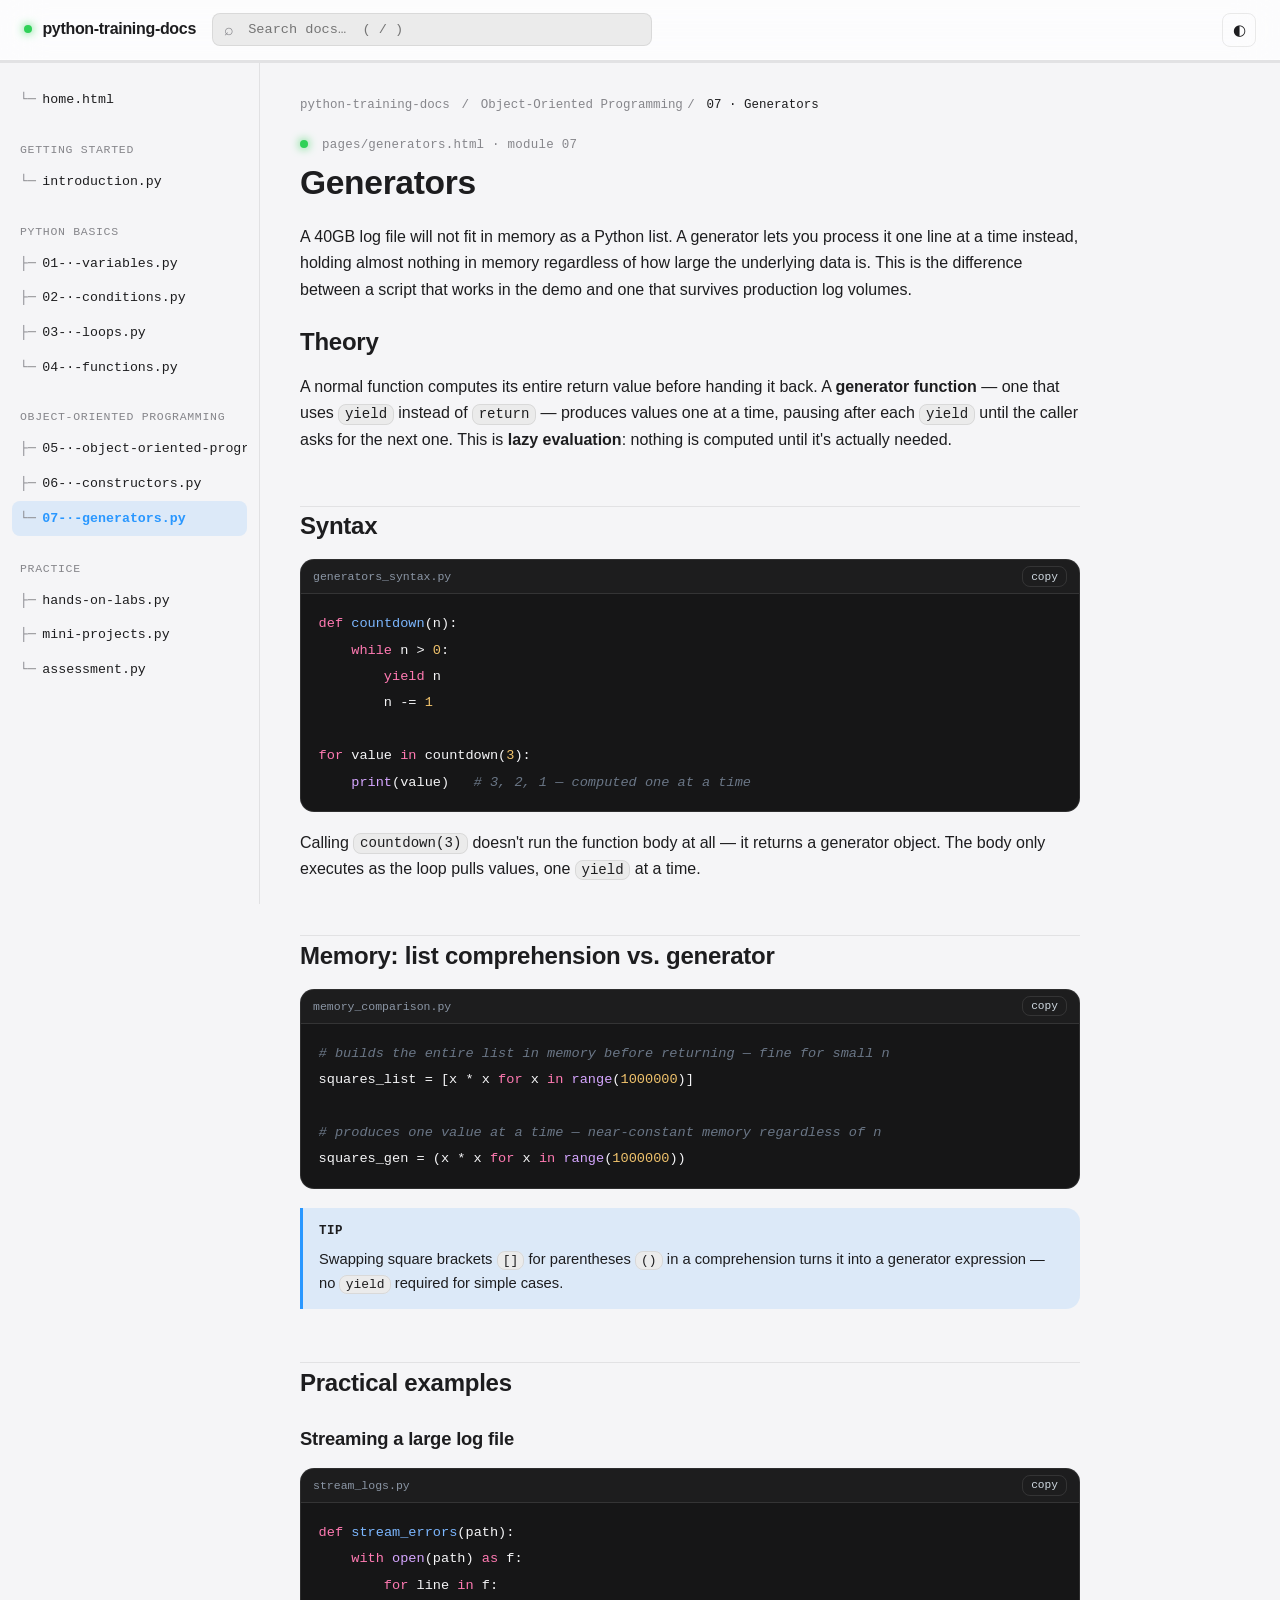
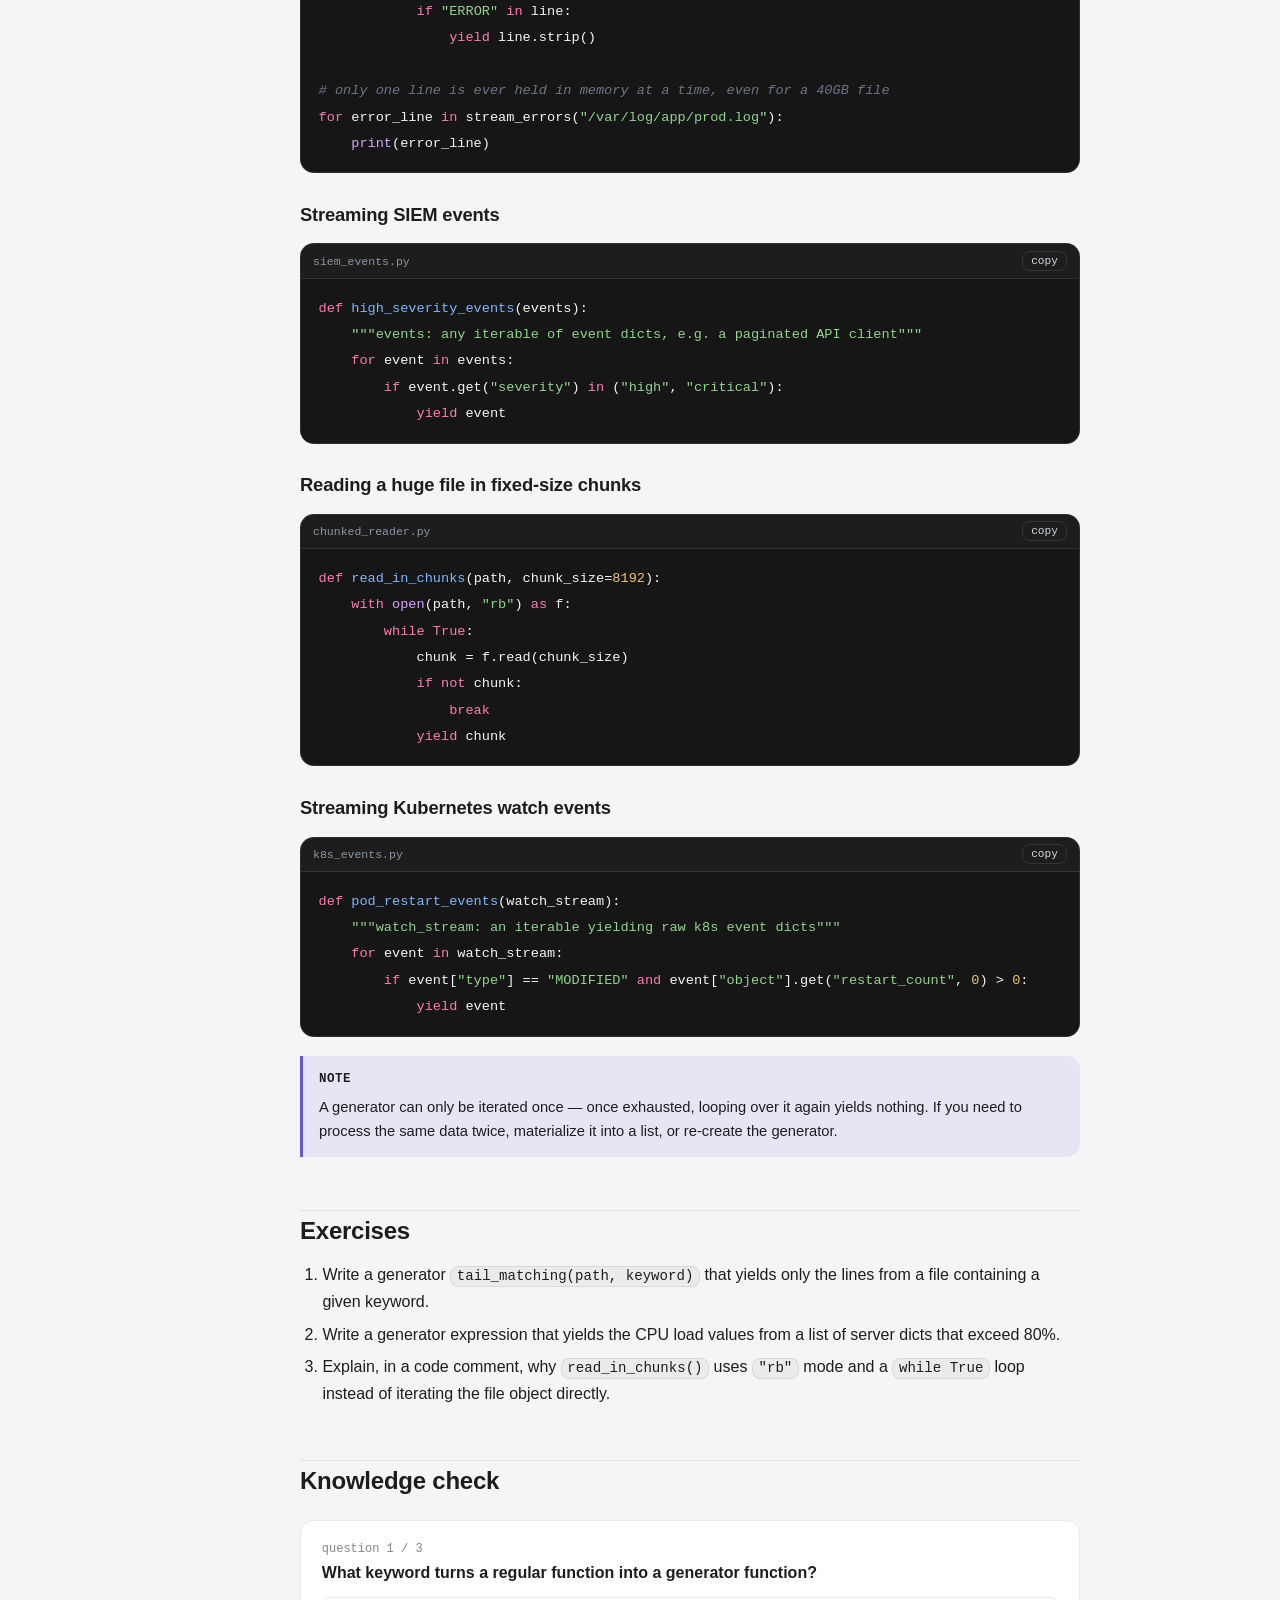
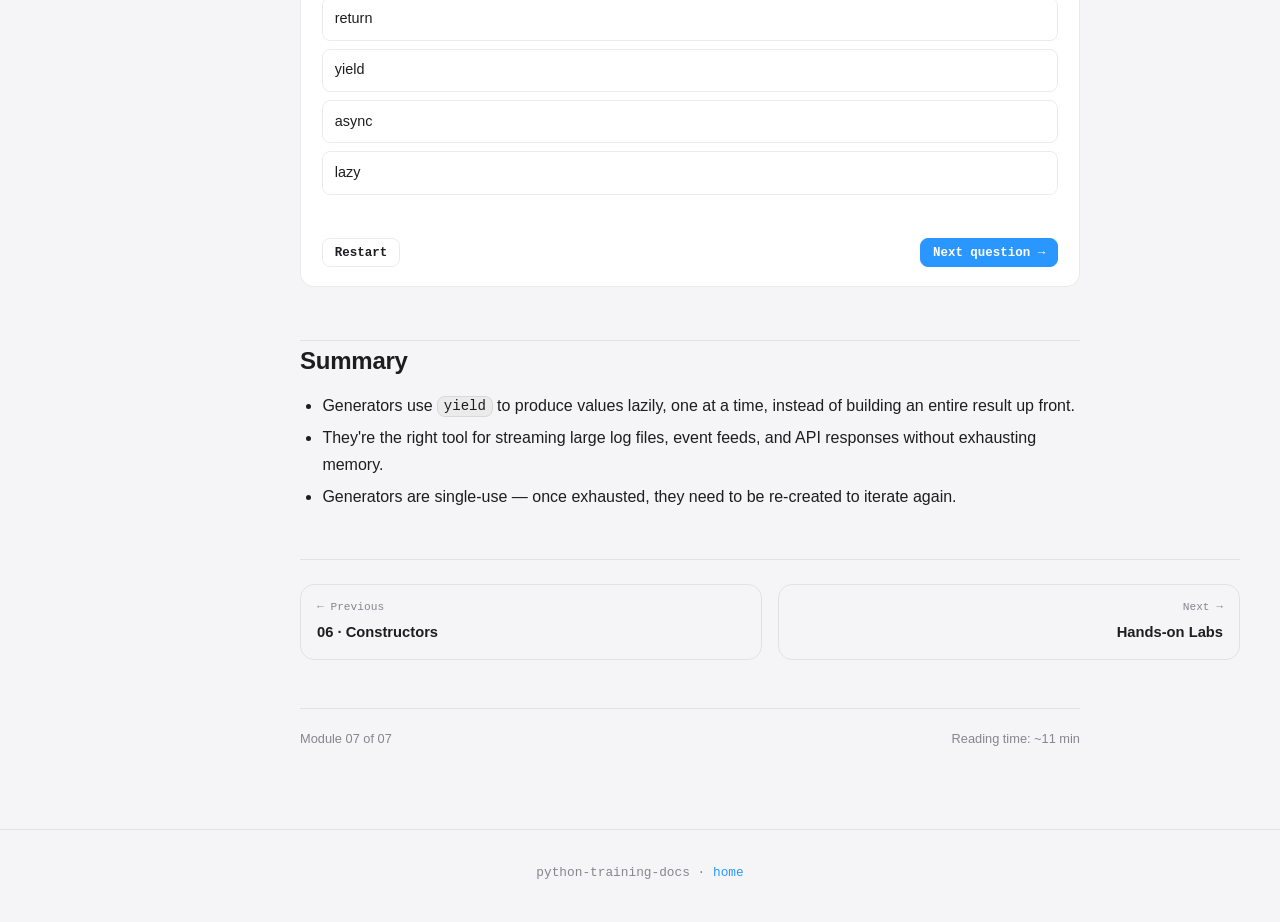
<file: pages/generators.html>
<!DOCTYPE html>
<html lang="en">
<head>
<meta charset="UTF-8">
<meta name="viewport" content="width=device-width, initial-scale=1.0">
<title>Generators — python-training-docs</title>
<link rel="stylesheet" href="../css/theme.css">
<link rel="stylesheet" href="../css/style.css">
<link rel="stylesheet" href="../css/responsive.css">
<script>(function(){ var t = localStorage.getItem('ptd-theme') || (window.matchMedia('(prefers-color-scheme: dark)').matches ? 'dark' : 'light'); document.documentElement.setAttribute('data-theme', t); })();</script>
</head>
<body data-page="generators" data-root="../">
<div id="site-header"></div>
<div class="shell">
<div id="site-sidebar"></div>
<main class="main">
  <div class="breadcrumb" id="breadcrumb"></div>
  <article class="content">
    <div class="eyebrow"><span class="status-dot"></span> pages/generators.html · module 07</div>
    <h1>Generators</h1>
    <p>A 40GB log file will not fit in memory as a Python list. A generator lets you process it one line at a time instead, holding almost nothing in memory regardless of how large the underlying data is. This is the difference between a script that works in the demo and one that survives production log volumes.</p>

    <h2 id="theory">Theory</h2>
    <p>A normal function computes its entire return value before handing it back. A <strong>generator function</strong> — one that uses <code>yield</code> instead of <code>return</code> — produces values one at a time, pausing after each <code>yield</code> until the caller asks for the next one. This is <strong>lazy evaluation</strong>: nothing is computed until it's actually needed.</p>

    <h2 id="syntax">Syntax</h2>
    <div class="code-block">
      <div class="code-block__header"><span>generators_syntax.py</span><button class="copy-btn">copy</button></div>
      <pre><code><span class="tok-kw">def</span> <span class="tok-fn">countdown</span>(n):
    <span class="tok-kw">while</span> n &gt; <span class="tok-num">0</span>:
        <span class="tok-kw">yield</span> n
        n -= <span class="tok-num">1</span>

<span class="tok-kw">for</span> value <span class="tok-kw">in</span> countdown(<span class="tok-num">3</span>):
    <span class="tok-bi">print</span>(value)   <span class="tok-com"># 3, 2, 1 — computed one at a time</span></code></pre>
    </div>
    <p>Calling <code>countdown(3)</code> doesn't run the function body at all — it returns a generator object. The body only executes as the loop pulls values, one <code>yield</code> at a time.</p>

    <h2 id="memory">Memory: list comprehension vs. generator</h2>
    <div class="code-block">
      <div class="code-block__header"><span>memory_comparison.py</span><button class="copy-btn">copy</button></div>
      <pre><code><span class="tok-com"># builds the entire list in memory before returning — fine for small n</span>
squares_list = [x * x <span class="tok-kw">for</span> x <span class="tok-kw">in</span> <span class="tok-bi">range</span>(<span class="tok-num">1000000</span>)]

<span class="tok-com"># produces one value at a time — near-constant memory regardless of n</span>
squares_gen = (x * x <span class="tok-kw">for</span> x <span class="tok-kw">in</span> <span class="tok-bi">range</span>(<span class="tok-num">1000000</span>))</code></pre>
    </div>
    <div class="callout callout--tip">
      <div class="callout__title">Tip</div>
      <p>Swapping square brackets <code>[]</code> for parentheses <code>()</code> in a comprehension turns it into a generator expression — no <code>yield</code> required for simple cases.</p>
    </div>

    <h2 id="examples">Practical examples</h2>

    <h3>Streaming a large log file</h3>
    <div class="code-block">
      <div class="code-block__header"><span>stream_logs.py</span><button class="copy-btn">copy</button></div>
      <pre><code><span class="tok-kw">def</span> <span class="tok-fn">stream_errors</span>(path):
    <span class="tok-kw">with</span> <span class="tok-bi">open</span>(path) <span class="tok-kw">as</span> f:
        <span class="tok-kw">for</span> line <span class="tok-kw">in</span> f:
            <span class="tok-kw">if</span> <span class="tok-str">"ERROR"</span> <span class="tok-kw">in</span> line:
                <span class="tok-kw">yield</span> line.strip()

<span class="tok-com"># only one line is ever held in memory at a time, even for a 40GB file</span>
<span class="tok-kw">for</span> error_line <span class="tok-kw">in</span> stream_errors(<span class="tok-str">"/var/log/app/prod.log"</span>):
    <span class="tok-bi">print</span>(error_line)</code></pre>
    </div>

    <h3>Streaming SIEM events</h3>
    <div class="code-block">
      <div class="code-block__header"><span>siem_events.py</span><button class="copy-btn">copy</button></div>
      <pre><code><span class="tok-kw">def</span> <span class="tok-fn">high_severity_events</span>(events):
    <span class="tok-str">"""events: any iterable of event dicts, e.g. a paginated API client"""</span>
    <span class="tok-kw">for</span> event <span class="tok-kw">in</span> events:
        <span class="tok-kw">if</span> event.get(<span class="tok-str">"severity"</span>) <span class="tok-kw">in</span> (<span class="tok-str">"high"</span>, <span class="tok-str">"critical"</span>):
            <span class="tok-kw">yield</span> event</code></pre>
    </div>

    <h3>Reading a huge file in fixed-size chunks</h3>
    <div class="code-block">
      <div class="code-block__header"><span>chunked_reader.py</span><button class="copy-btn">copy</button></div>
      <pre><code><span class="tok-kw">def</span> <span class="tok-fn">read_in_chunks</span>(path, chunk_size=<span class="tok-num">8192</span>):
    <span class="tok-kw">with</span> <span class="tok-bi">open</span>(path, <span class="tok-str">"rb"</span>) <span class="tok-kw">as</span> f:
        <span class="tok-kw">while</span> <span class="tok-kw">True</span>:
            chunk = f.read(chunk_size)
            <span class="tok-kw">if</span> <span class="tok-kw">not</span> chunk:
                <span class="tok-kw">break</span>
            <span class="tok-kw">yield</span> chunk</code></pre>
    </div>

    <h3>Streaming Kubernetes watch events</h3>
    <div class="code-block">
      <div class="code-block__header"><span>k8s_events.py</span><button class="copy-btn">copy</button></div>
      <pre><code><span class="tok-kw">def</span> <span class="tok-fn">pod_restart_events</span>(watch_stream):
    <span class="tok-str">"""watch_stream: an iterable yielding raw k8s event dicts"""</span>
    <span class="tok-kw">for</span> event <span class="tok-kw">in</span> watch_stream:
        <span class="tok-kw">if</span> event[<span class="tok-str">"type"</span>] == <span class="tok-str">"MODIFIED"</span> <span class="tok-kw">and</span> event[<span class="tok-str">"object"</span>].get(<span class="tok-str">"restart_count"</span>, <span class="tok-num">0</span>) &gt; <span class="tok-num">0</span>:
            <span class="tok-kw">yield</span> event</code></pre>
    </div>

    <div class="callout callout--note">
      <div class="callout__title">Note</div>
      <p>A generator can only be iterated once — once exhausted, looping over it again yields nothing. If you need to process the same data twice, materialize it into a list, or re-create the generator.</p>
    </div>

    <h2 id="exercises">Exercises</h2>
    <ol>
      <li>Write a generator <code>tail_matching(path, keyword)</code> that yields only the lines from a file containing a given keyword.</li>
      <li>Write a generator expression that yields the CPU load values from a list of server dicts that exceed 80%.</li>
      <li>Explain, in a code comment, why <code>read_in_chunks()</code> uses <code>"rb"</code> mode and a <code>while True</code> loop instead of iterating the file object directly.</li>
    </ol>

    <h2 id="quiz">Knowledge check</h2>
    <div id="quiz-app"></div>
    <script>
      var QUIZ_DATA = [
        {
          question: "What keyword turns a regular function into a generator function?",
          options: ["return", "yield", "async", "lazy"],
          correctIndex: 1,
          explanation: "Any function containing at least one `yield` becomes a generator function."
        },
        {
          question: "Why prefer a generator over a list when processing a very large log file?",
          options: ["Generators run faster in every case", "Generators hold roughly one item in memory at a time instead of the whole dataset", "Lists cannot contain strings", "Generators support more file formats"],
          correctIndex: 1,
          explanation: "The core benefit is memory: a generator processes one line at a time instead of loading the entire file into memory as a list."
        },
        {
          question: "What happens if you iterate over an already-exhausted generator a second time?",
          options: ["It restarts from the beginning", "It raises a TypeError", "It yields nothing — the loop body never runs", "It yields the same last value repeatedly"],
          correctIndex: 2,
          explanation: "Generators are single-use; once exhausted, further iteration produces no items."
        }
      ];
    </script>

    <h2 id="summary">Summary</h2>
    <ul>
      <li>Generators use <code>yield</code> to produce values lazily, one at a time, instead of building an entire result up front.</li>
      <li>They're the right tool for streaming large log files, event feeds, and API responses without exhausting memory.</li>
      <li>Generators are single-use — once exhausted, they need to be re-created to iterate again.</li>
    </ul>
  </article>

  <div class="page-nav" id="page-nav"></div>
  <div class="page-footer"><span>Module 07 of 07</span><span>Reading time: ~11 min</span></div>
</main>
</div>
<div id="site-footer"></div>
<script src="../js/navigation.js"></script>
<script src="../js/app.js"></script>
<script src="../js/search.js"></script>
<script src="../js/progress.js"></script>
<script src="../js/quiz.js"></script>
<script>
document.addEventListener('DOMContentLoaded', () => {
  document.getElementById('site-footer').innerHTML = '<footer class="site-footer">python-training-docs · <a href="../index.html">home</a></footer>';
});
</script>
</body>
</html>
</file>
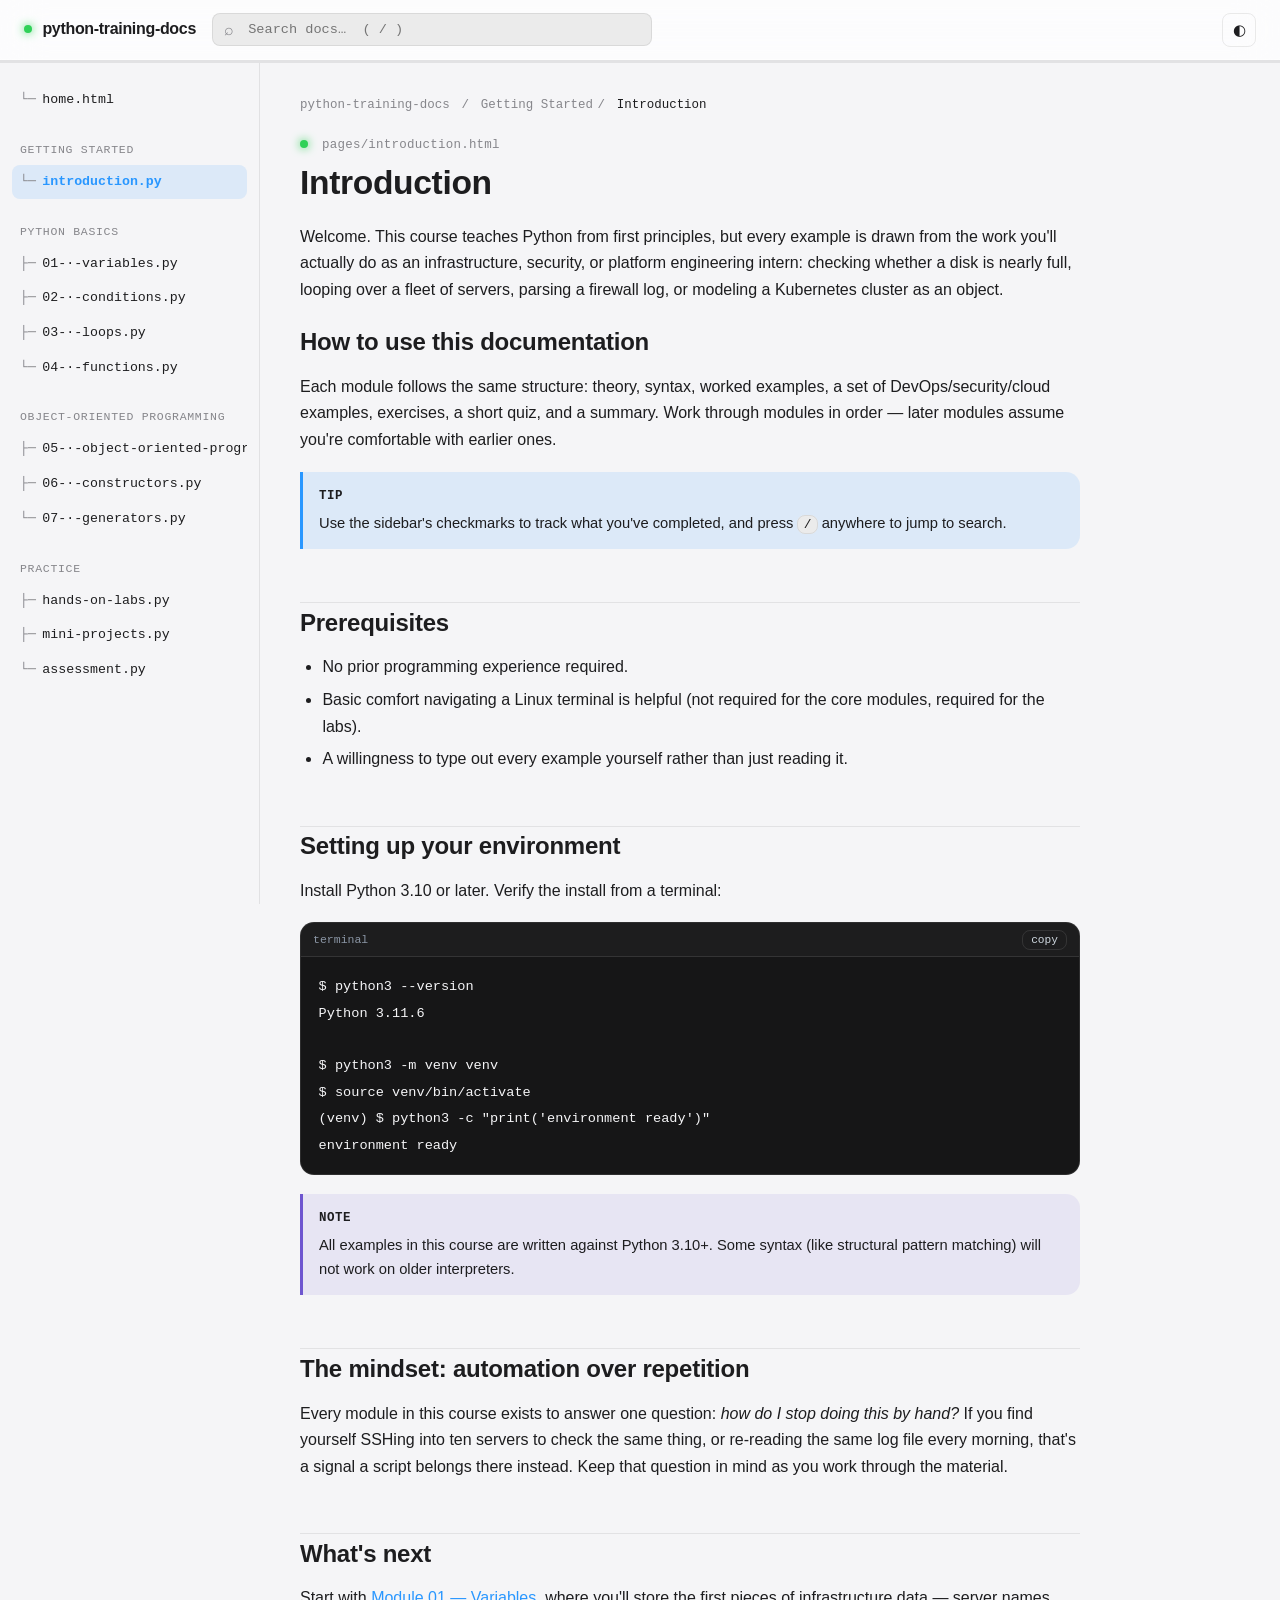
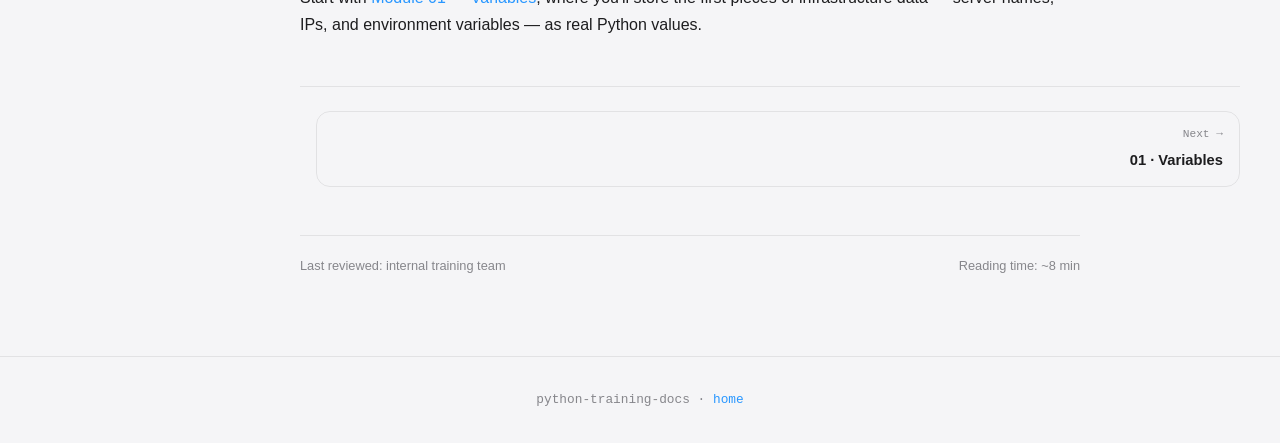
<file: pages/introduction.html>
<!DOCTYPE html>
<html lang="en">
<head>
<meta charset="UTF-8">
<meta name="viewport" content="width=device-width, initial-scale=1.0">
<title>Introduction — python-training-docs</title>
<link rel="stylesheet" href="../css/theme.css">
<link rel="stylesheet" href="../css/style.css">
<link rel="stylesheet" href="../css/responsive.css">
<script>(function(){ var t = localStorage.getItem('ptd-theme') || (window.matchMedia('(prefers-color-scheme: dark)').matches ? 'dark' : 'light'); document.documentElement.setAttribute('data-theme', t); })();</script>
</head>
<body data-page="introduction" data-root="../">
<div id="site-header"></div>
<div class="shell">
<div id="site-sidebar"></div>
<main class="main">
  <div class="breadcrumb" id="breadcrumb"></div>
  <article class="content">
    <div class="eyebrow"><span class="status-dot"></span> pages/introduction.html</div>
    <h1>Introduction</h1>
    <p>Welcome. This course teaches Python from first principles, but every example is drawn from the work you'll actually do as an infrastructure, security, or platform engineering intern: checking whether a disk is nearly full, looping over a fleet of servers, parsing a firewall log, or modeling a Kubernetes cluster as an object.</p>

    <h2 id="how-to-use">How to use this documentation</h2>
    <p>Each module follows the same structure: theory, syntax, worked examples, a set of DevOps/security/cloud examples, exercises, a short quiz, and a summary. Work through modules in order — later modules assume you're comfortable with earlier ones.</p>
    <div class="callout callout--tip">
      <div class="callout__title">Tip</div>
      <p>Use the sidebar's checkmarks to track what you've completed, and press <code>/</code> anywhere to jump to search.</p>
    </div>

    <h2 id="prerequisites">Prerequisites</h2>
    <ul>
      <li>No prior programming experience required.</li>
      <li>Basic comfort navigating a Linux terminal is helpful (not required for the core modules, required for the labs).</li>
      <li>A willingness to type out every example yourself rather than just reading it.</li>
    </ul>

    <h2 id="environment">Setting up your environment</h2>
    <p>Install Python 3.10 or later. Verify the install from a terminal:</p>
    <div class="code-block">
      <div class="code-block__header"><span>terminal</span><button class="copy-btn">copy</button></div>
      <pre><code>$ python3 --version
Python 3.11.6

$ python3 -m venv venv
$ source venv/bin/activate
(venv) $ python3 -c "print('environment ready')"
environment ready</code></pre>
    </div>
    <div class="callout callout--note">
      <div class="callout__title">Note</div>
      <p>All examples in this course are written against Python 3.10+. Some syntax (like structural pattern matching) will not work on older interpreters.</p>
    </div>

    <h2 id="mindset">The mindset: automation over repetition</h2>
    <p>Every module in this course exists to answer one question: <em>how do I stop doing this by hand?</em> If you find yourself SSHing into ten servers to check the same thing, or re-reading the same log file every morning, that's a signal a script belongs there instead. Keep that question in mind as you work through the material.</p>

    <h2 id="whats-next">What's next</h2>
    <p>Start with <a href="variables.html">Module 01 — Variables</a>, where you'll store the first pieces of infrastructure data — server names, IPs, and environment variables — as real Python values.</p>
  </article>

  <div class="page-nav" id="page-nav"></div>
  <div class="page-footer">
    <span>Last reviewed: internal training team</span>
    <span>Reading time: ~8 min</span>
  </div>
</main>
</div>

<div id="site-footer"></div>
<script src="../js/navigation.js"></script>
<script src="../js/app.js"></script>
<script src="../js/search.js"></script>
<script src="../js/progress.js"></script>
<script src="../js/quiz.js"></script>
<script>
document.addEventListener('DOMContentLoaded', () => {
  document.getElementById('site-footer').innerHTML =
    '<footer class="site-footer">python-training-docs · <a href="../index.html">home</a></footer>';
});
</script>
</body>
</html>
</file>
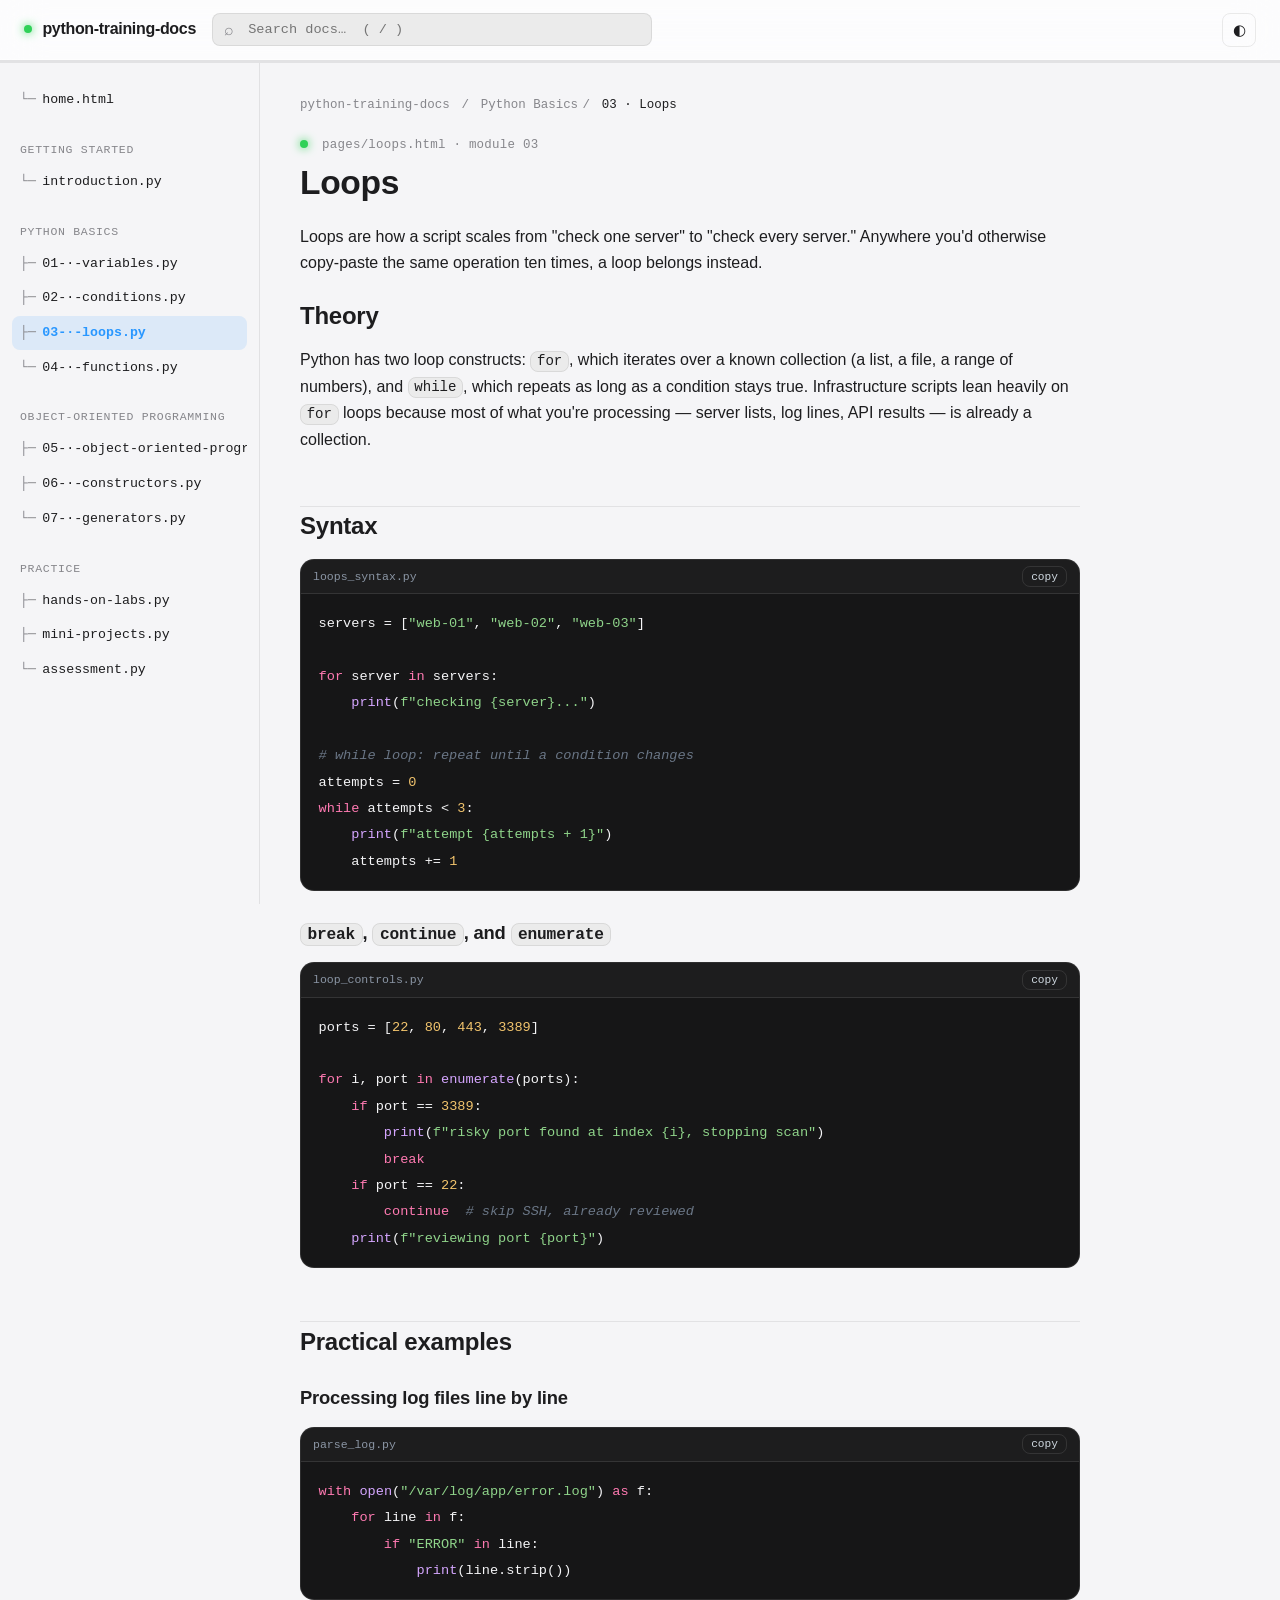
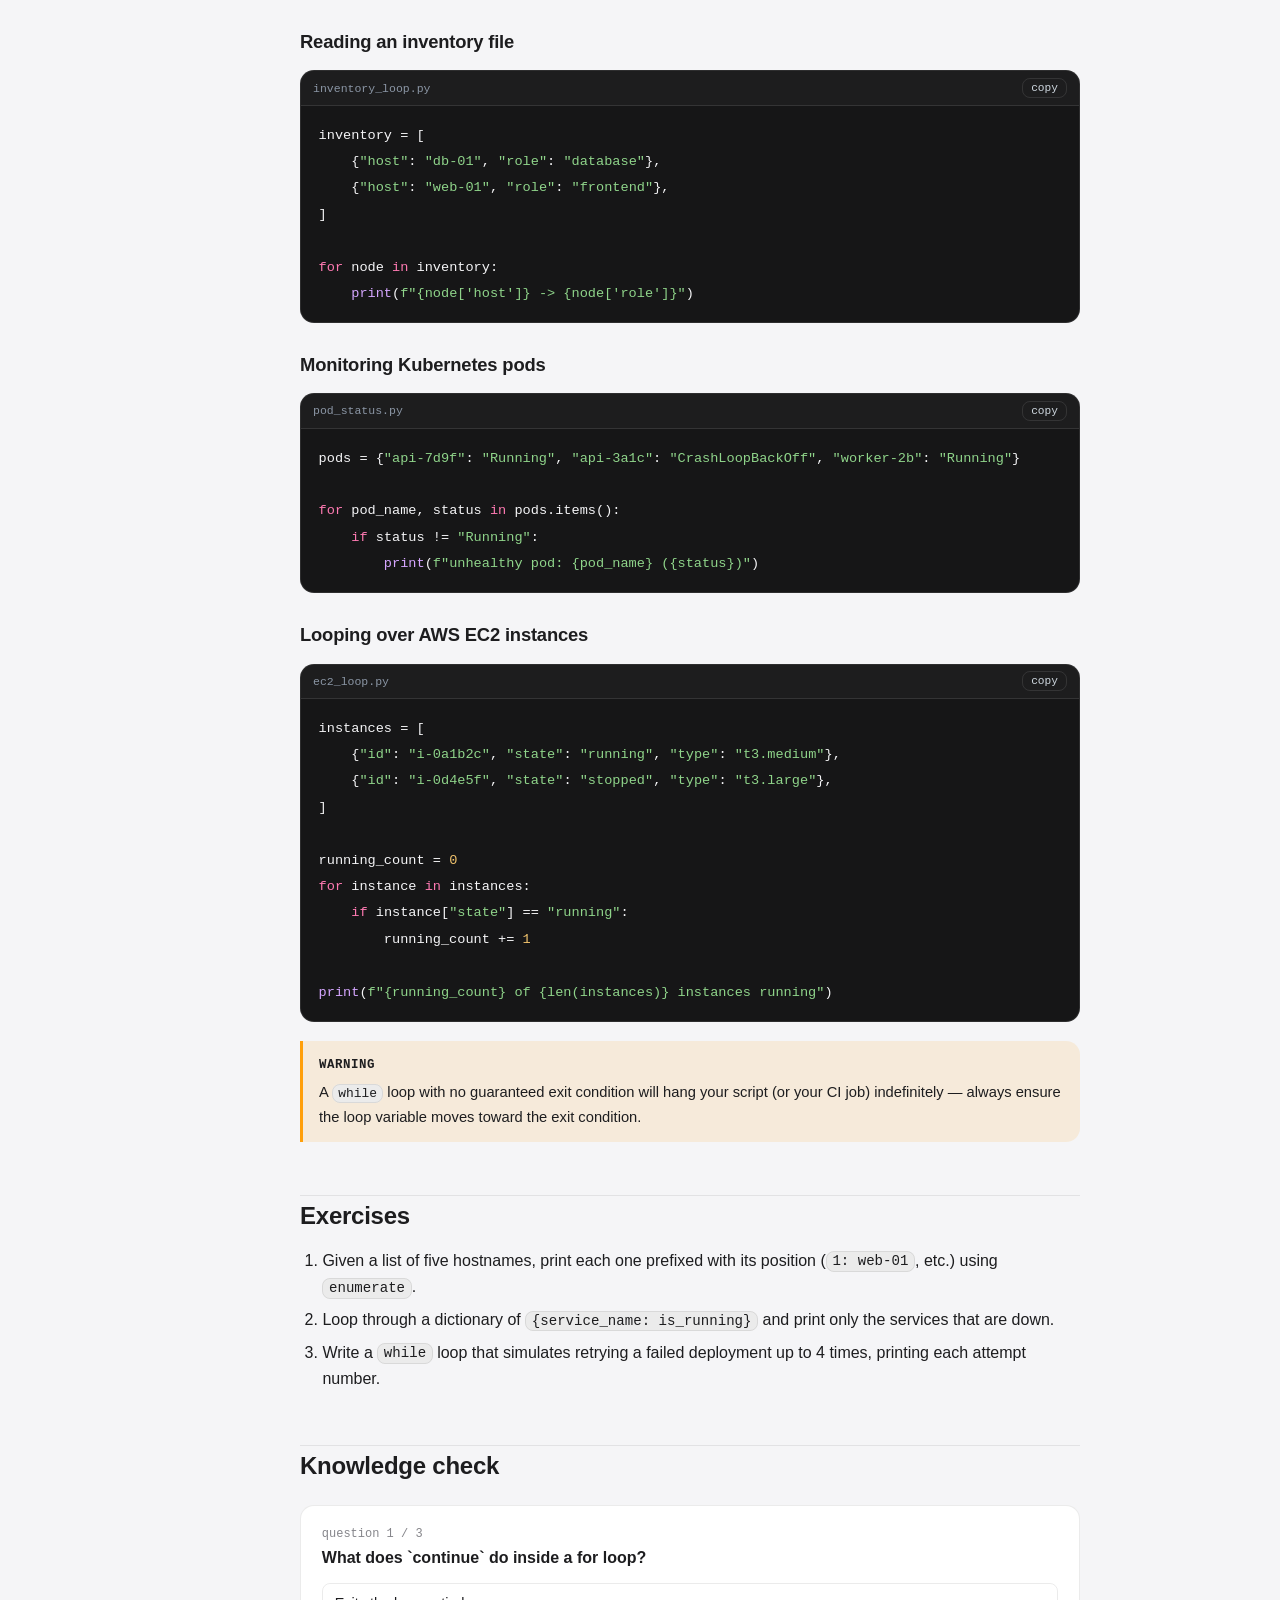
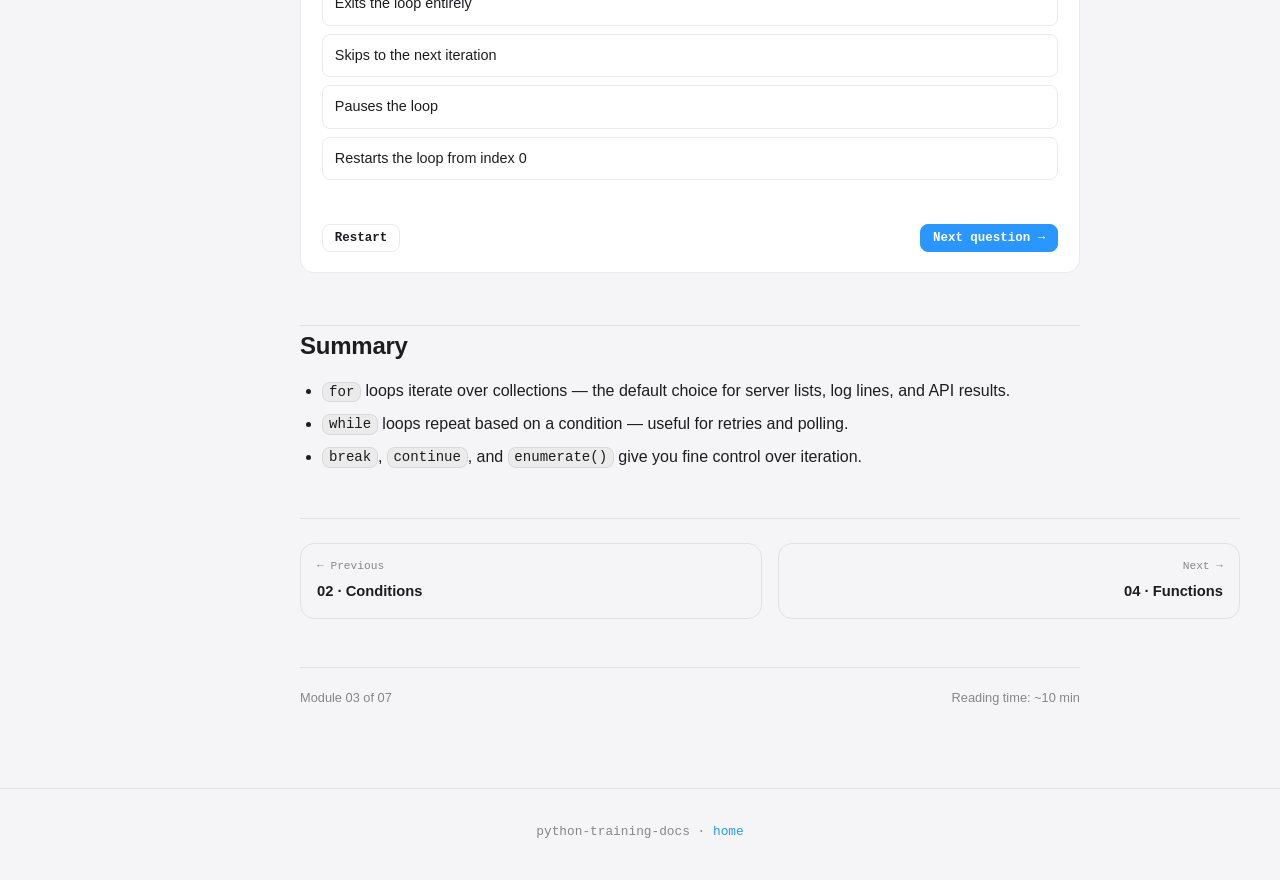
<file: pages/loops.html>
<!DOCTYPE html>
<html lang="en">
<head>
<meta charset="UTF-8">
<meta name="viewport" content="width=device-width, initial-scale=1.0">
<title>Loops — python-training-docs</title>
<link rel="stylesheet" href="../css/theme.css">
<link rel="stylesheet" href="../css/style.css">
<link rel="stylesheet" href="../css/responsive.css">
<script>(function(){ var t = localStorage.getItem('ptd-theme') || (window.matchMedia('(prefers-color-scheme: dark)').matches ? 'dark' : 'light'); document.documentElement.setAttribute('data-theme', t); })();</script>
</head>
<body data-page="loops" data-root="../">
<div id="site-header"></div>
<div class="shell">
<div id="site-sidebar"></div>
<main class="main">
  <div class="breadcrumb" id="breadcrumb"></div>
  <article class="content">
    <div class="eyebrow"><span class="status-dot"></span> pages/loops.html · module 03</div>
    <h1>Loops</h1>
    <p>Loops are how a script scales from "check one server" to "check every server." Anywhere you'd otherwise copy-paste the same operation ten times, a loop belongs instead.</p>

    <h2 id="theory">Theory</h2>
    <p>Python has two loop constructs: <code>for</code>, which iterates over a known collection (a list, a file, a range of numbers), and <code>while</code>, which repeats as long as a condition stays true. Infrastructure scripts lean heavily on <code>for</code> loops because most of what you're processing — server lists, log lines, API results — is already a collection.</p>

    <h2 id="syntax">Syntax</h2>
    <div class="code-block">
      <div class="code-block__header"><span>loops_syntax.py</span><button class="copy-btn">copy</button></div>
      <pre><code>servers = [<span class="tok-str">"web-01"</span>, <span class="tok-str">"web-02"</span>, <span class="tok-str">"web-03"</span>]

<span class="tok-kw">for</span> server <span class="tok-kw">in</span> servers:
    <span class="tok-bi">print</span>(<span class="tok-str">f"checking {server}..."</span>)

<span class="tok-com"># while loop: repeat until a condition changes</span>
attempts = <span class="tok-num">0</span>
<span class="tok-kw">while</span> attempts &lt; <span class="tok-num">3</span>:
    <span class="tok-bi">print</span>(<span class="tok-str">f"attempt {attempts + 1}"</span>)
    attempts += <span class="tok-num">1</span></code></pre>
    </div>

    <h3><code>break</code>, <code>continue</code>, and <code>enumerate</code></h3>
    <div class="code-block">
      <div class="code-block__header"><span>loop_controls.py</span><button class="copy-btn">copy</button></div>
      <pre><code>ports = [<span class="tok-num">22</span>, <span class="tok-num">80</span>, <span class="tok-num">443</span>, <span class="tok-num">3389</span>]

<span class="tok-kw">for</span> i, port <span class="tok-kw">in</span> <span class="tok-bi">enumerate</span>(ports):
    <span class="tok-kw">if</span> port == <span class="tok-num">3389</span>:
        <span class="tok-bi">print</span>(<span class="tok-str">f"risky port found at index {i}, stopping scan"</span>)
        <span class="tok-kw">break</span>
    <span class="tok-kw">if</span> port == <span class="tok-num">22</span>:
        <span class="tok-kw">continue</span>  <span class="tok-com"># skip SSH, already reviewed</span>
    <span class="tok-bi">print</span>(<span class="tok-str">f"reviewing port {port}"</span>)</code></pre>
    </div>

    <h2 id="examples">Practical examples</h2>
    <h3>Processing log files line by line</h3>
    <div class="code-block">
      <div class="code-block__header"><span>parse_log.py</span><button class="copy-btn">copy</button></div>
      <pre><code><span class="tok-kw">with</span> <span class="tok-bi">open</span>(<span class="tok-str">"/var/log/app/error.log"</span>) <span class="tok-kw">as</span> f:
    <span class="tok-kw">for</span> line <span class="tok-kw">in</span> f:
        <span class="tok-kw">if</span> <span class="tok-str">"ERROR"</span> <span class="tok-kw">in</span> line:
            <span class="tok-bi">print</span>(line.strip())</code></pre>
    </div>

    <h3>Reading an inventory file</h3>
    <div class="code-block">
      <div class="code-block__header"><span>inventory_loop.py</span><button class="copy-btn">copy</button></div>
      <pre><code>inventory = [
    {<span class="tok-str">"host"</span>: <span class="tok-str">"db-01"</span>, <span class="tok-str">"role"</span>: <span class="tok-str">"database"</span>},
    {<span class="tok-str">"host"</span>: <span class="tok-str">"web-01"</span>, <span class="tok-str">"role"</span>: <span class="tok-str">"frontend"</span>},
]

<span class="tok-kw">for</span> node <span class="tok-kw">in</span> inventory:
    <span class="tok-bi">print</span>(<span class="tok-str">f"{node['host']} -> {node['role']}"</span>)</code></pre>
    </div>

    <h3>Monitoring Kubernetes pods</h3>
    <div class="code-block">
      <div class="code-block__header"><span>pod_status.py</span><button class="copy-btn">copy</button></div>
      <pre><code>pods = {<span class="tok-str">"api-7d9f"</span>: <span class="tok-str">"Running"</span>, <span class="tok-str">"api-3a1c"</span>: <span class="tok-str">"CrashLoopBackOff"</span>, <span class="tok-str">"worker-2b"</span>: <span class="tok-str">"Running"</span>}

<span class="tok-kw">for</span> pod_name, status <span class="tok-kw">in</span> pods.items():
    <span class="tok-kw">if</span> status != <span class="tok-str">"Running"</span>:
        <span class="tok-bi">print</span>(<span class="tok-str">f"unhealthy pod: {pod_name} ({status})"</span>)</code></pre>
    </div>

    <h3>Looping over AWS EC2 instances</h3>
    <div class="code-block">
      <div class="code-block__header"><span>ec2_loop.py</span><button class="copy-btn">copy</button></div>
      <pre><code>instances = [
    {<span class="tok-str">"id"</span>: <span class="tok-str">"i-0a1b2c"</span>, <span class="tok-str">"state"</span>: <span class="tok-str">"running"</span>, <span class="tok-str">"type"</span>: <span class="tok-str">"t3.medium"</span>},
    {<span class="tok-str">"id"</span>: <span class="tok-str">"i-0d4e5f"</span>, <span class="tok-str">"state"</span>: <span class="tok-str">"stopped"</span>, <span class="tok-str">"type"</span>: <span class="tok-str">"t3.large"</span>},
]

running_count = <span class="tok-num">0</span>
<span class="tok-kw">for</span> instance <span class="tok-kw">in</span> instances:
    <span class="tok-kw">if</span> instance[<span class="tok-str">"state"</span>] == <span class="tok-str">"running"</span>:
        running_count += <span class="tok-num">1</span>

<span class="tok-bi">print</span>(<span class="tok-str">f"{running_count} of {len(instances)} instances running"</span>)</code></pre>
    </div>

    <div class="callout callout--warning">
      <div class="callout__title">Warning</div>
      <p>A <code>while</code> loop with no guaranteed exit condition will hang your script (or your CI job) indefinitely — always ensure the loop variable moves toward the exit condition.</p>
    </div>

    <h2 id="exercises">Exercises</h2>
    <ol>
      <li>Given a list of five hostnames, print each one prefixed with its position (<code>1: web-01</code>, etc.) using <code>enumerate</code>.</li>
      <li>Loop through a dictionary of <code>{service_name: is_running}</code> and print only the services that are down.</li>
      <li>Write a <code>while</code> loop that simulates retrying a failed deployment up to 4 times, printing each attempt number.</li>
    </ol>

    <h2 id="quiz">Knowledge check</h2>
    <div id="quiz-app"></div>
    <script>
      var QUIZ_DATA = [
        {
          question: "What does `continue` do inside a for loop?",
          options: ["Exits the loop entirely", "Skips to the next iteration", "Pauses the loop", "Restarts the loop from index 0"],
          correctIndex: 1,
          explanation: "`continue` skips the rest of the current iteration and moves to the next one."
        },
        {
          question: "What does `enumerate(ports)` give you on each iteration?",
          options: ["Just the value", "Just the index", "A tuple of (index, value)", "A dictionary"],
          correctIndex: 2,
          explanation: "enumerate() yields (index, value) pairs, commonly unpacked as `for i, val in enumerate(...)`."
        },
        {
          question: "What's the main risk of a `while` loop over a `for` loop?",
          options: ["while loops can't use break", "while loops can run forever if the condition never becomes false", "while loops can't access variables", "while loops are always slower"],
          correctIndex: 1,
          explanation: "Unlike a for loop over a fixed collection, a while loop keeps running until its condition is false — if nothing updates that condition, it never stops."
        }
      ];
    </script>

    <h2 id="summary">Summary</h2>
    <ul>
      <li><code>for</code> loops iterate over collections — the default choice for server lists, log lines, and API results.</li>
      <li><code>while</code> loops repeat based on a condition — useful for retries and polling.</li>
      <li><code>break</code>, <code>continue</code>, and <code>enumerate()</code> give you fine control over iteration.</li>
    </ul>
  </article>

  <div class="page-nav" id="page-nav"></div>
  <div class="page-footer"><span>Module 03 of 07</span><span>Reading time: ~10 min</span></div>
</main>
</div>
<div id="site-footer"></div>
<script src="../js/navigation.js"></script>
<script src="../js/app.js"></script>
<script src="../js/search.js"></script>
<script src="../js/progress.js"></script>
<script src="../js/quiz.js"></script>
<script>
document.addEventListener('DOMContentLoaded', () => {
  document.getElementById('site-footer').innerHTML = '<footer class="site-footer">python-training-docs · <a href="../index.html">home</a></footer>';
});
</script>
</body>
</html>
</file>
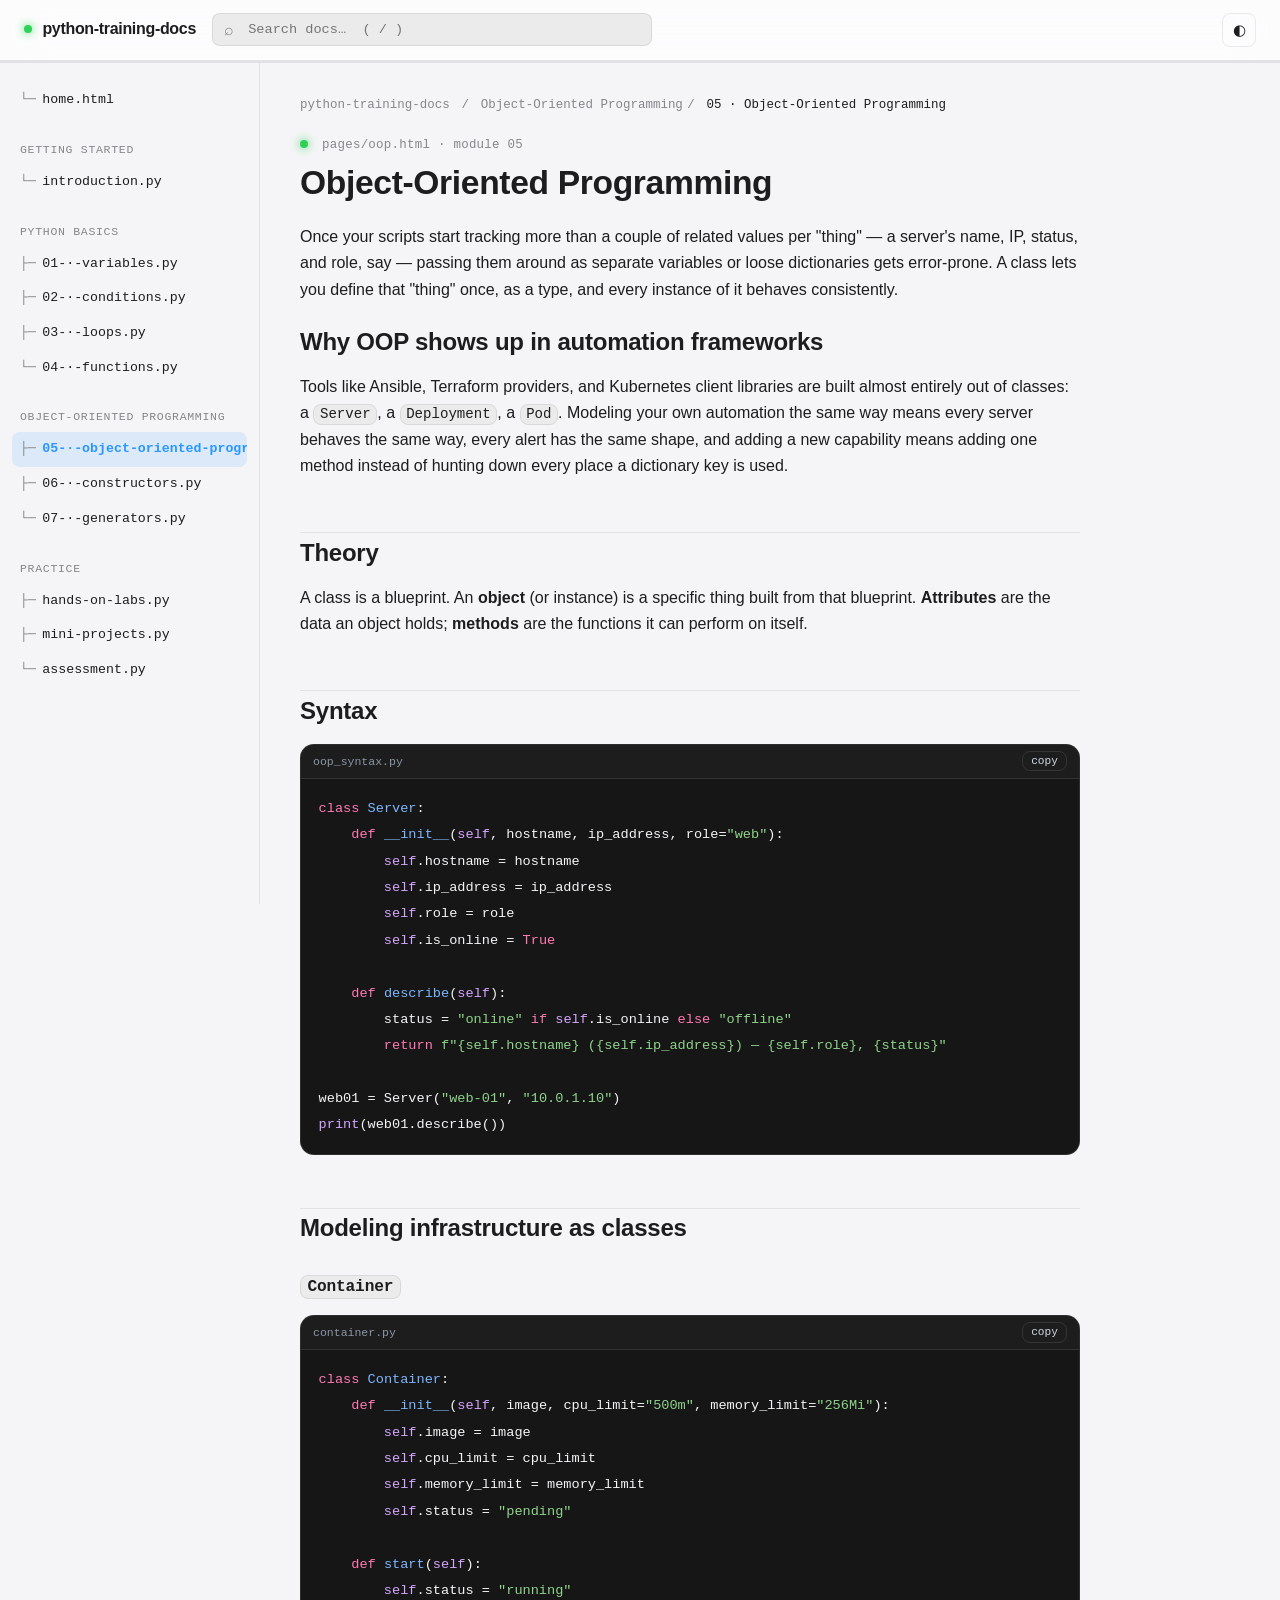
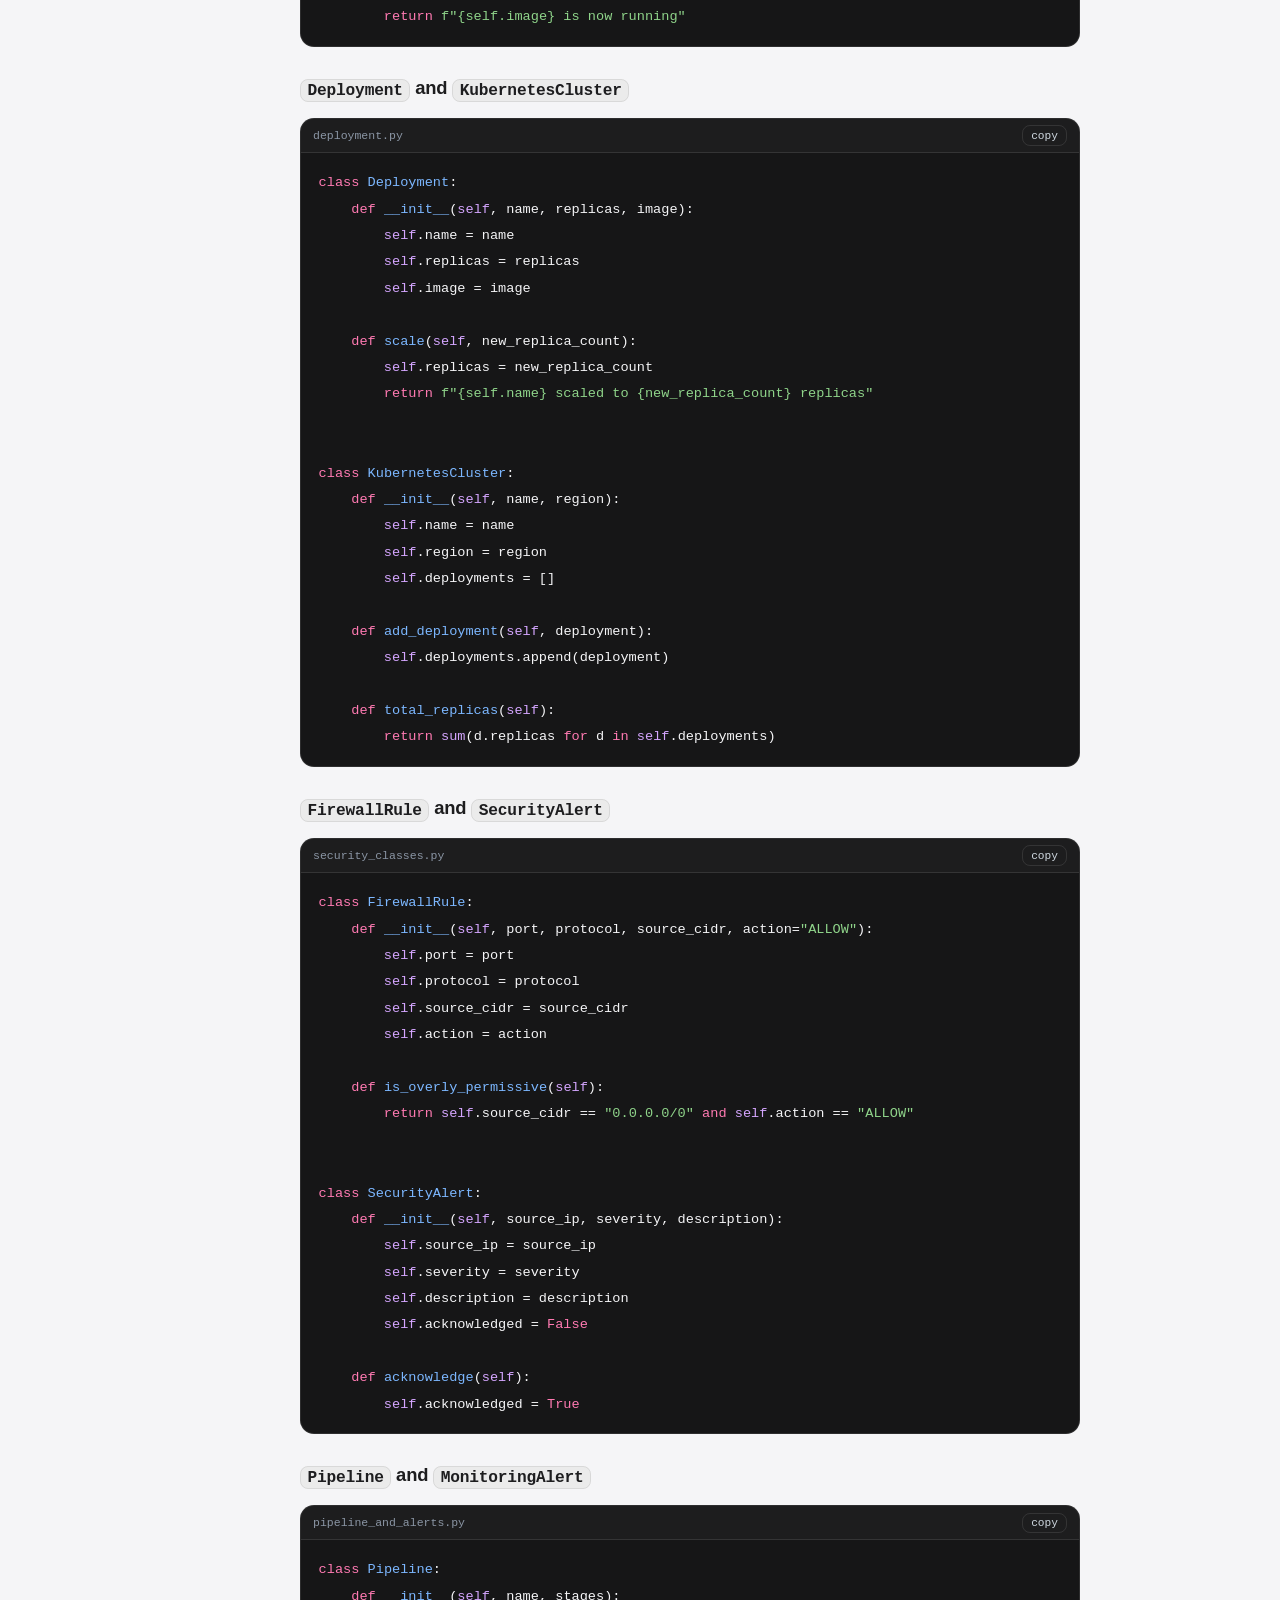
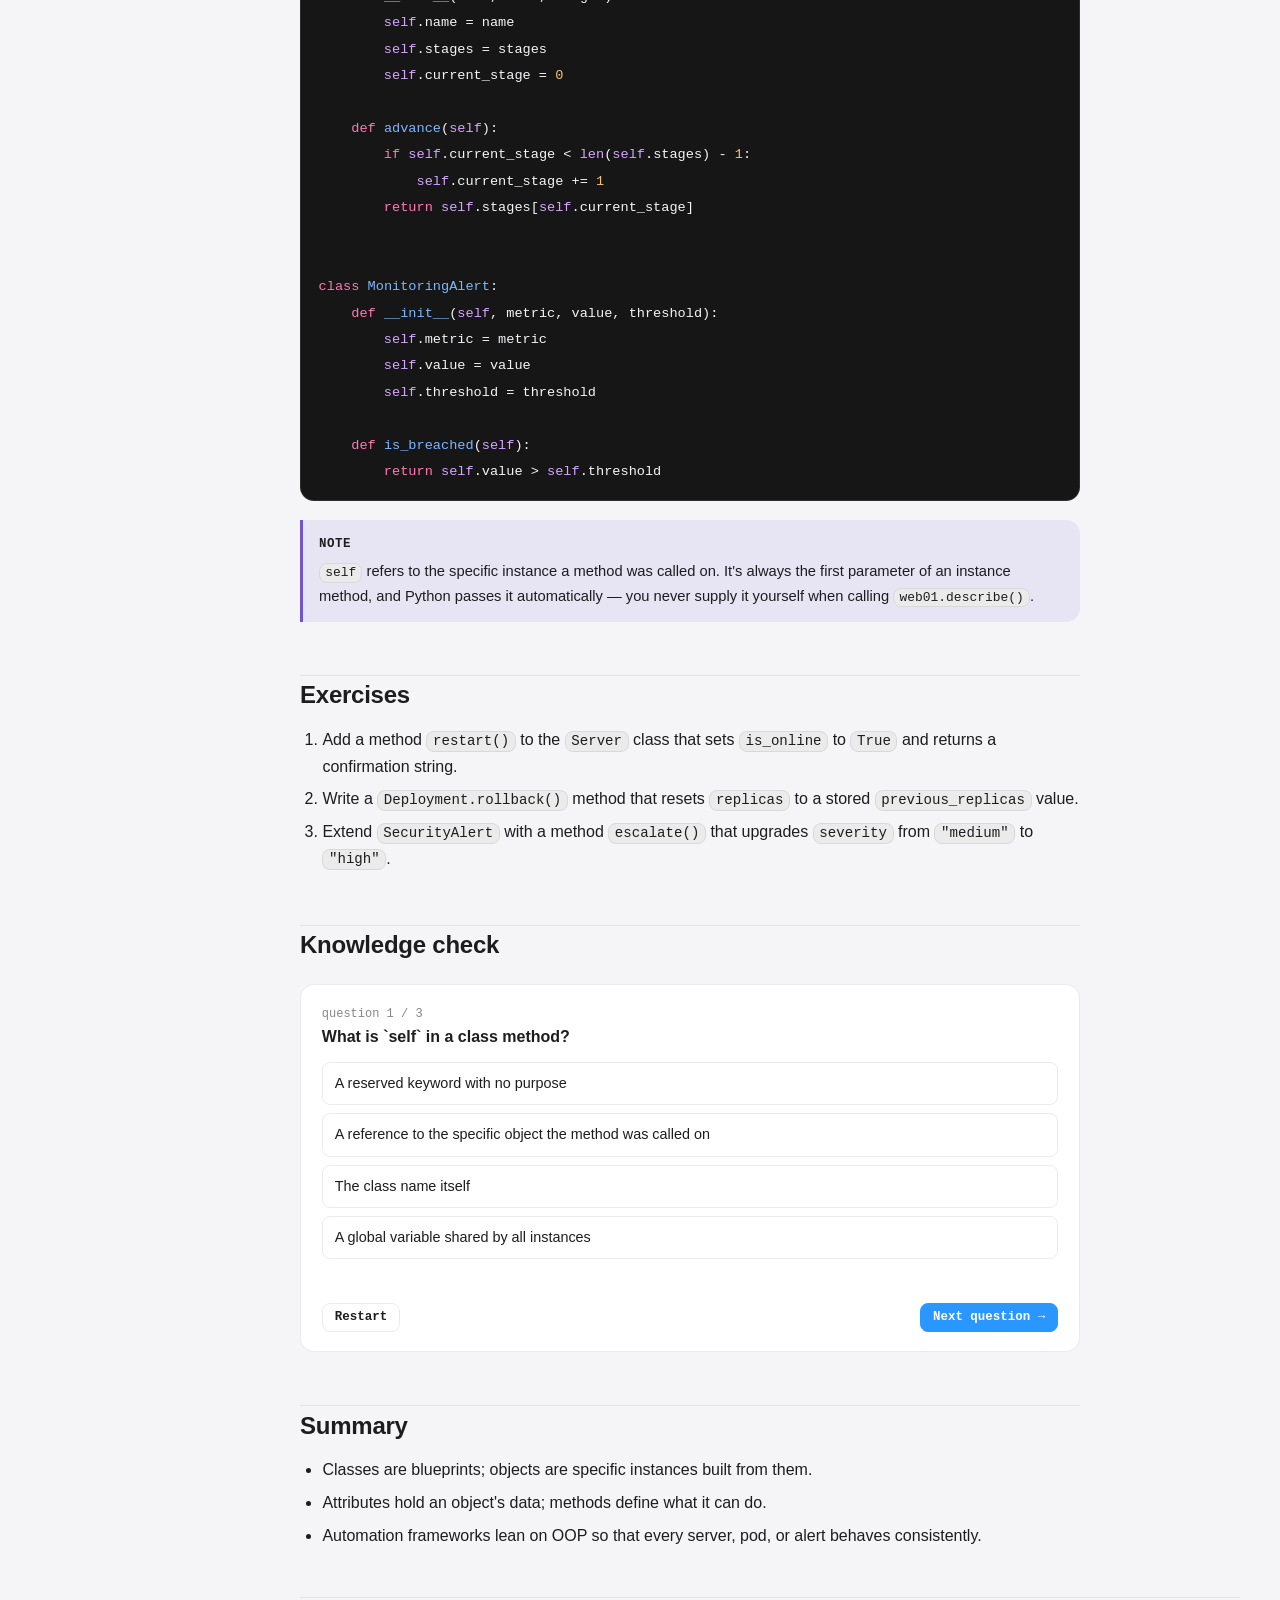
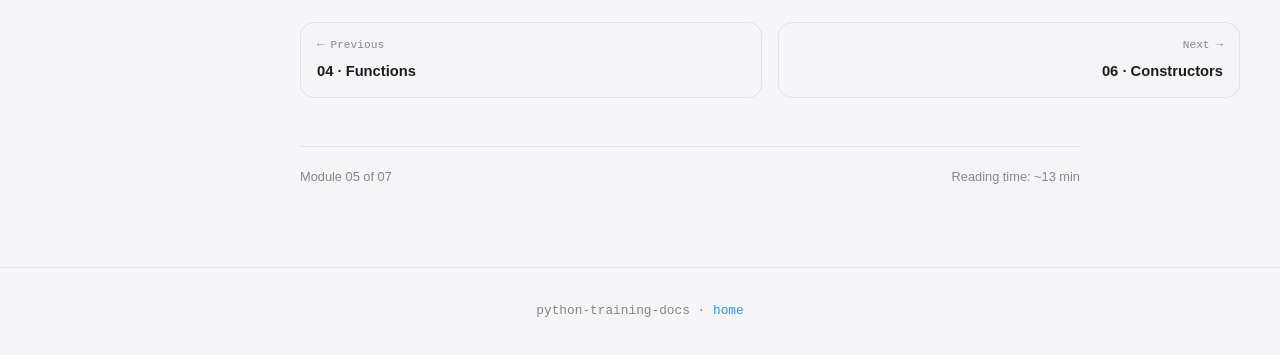
<file: pages/oop.html>
<!DOCTYPE html>
<html lang="en">
<head>
<meta charset="UTF-8">
<meta name="viewport" content="width=device-width, initial-scale=1.0">
<title>Object-Oriented Programming — python-training-docs</title>
<link rel="stylesheet" href="../css/theme.css">
<link rel="stylesheet" href="../css/style.css">
<link rel="stylesheet" href="../css/responsive.css">
<script>(function(){ var t = localStorage.getItem('ptd-theme') || (window.matchMedia('(prefers-color-scheme: dark)').matches ? 'dark' : 'light'); document.documentElement.setAttribute('data-theme', t); })();</script>
</head>
<body data-page="oop" data-root="../">
<div id="site-header"></div>
<div class="shell">
<div id="site-sidebar"></div>
<main class="main">
  <div class="breadcrumb" id="breadcrumb"></div>
  <article class="content">
    <div class="eyebrow"><span class="status-dot"></span> pages/oop.html · module 05</div>
    <h1>Object-Oriented Programming</h1>
    <p>Once your scripts start tracking more than a couple of related values per "thing" — a server's name, IP, status, and role, say — passing them around as separate variables or loose dictionaries gets error-prone. A class lets you define that "thing" once, as a type, and every instance of it behaves consistently.</p>

    <h2 id="why-oop">Why OOP shows up in automation frameworks</h2>
    <p>Tools like Ansible, Terraform providers, and Kubernetes client libraries are built almost entirely out of classes: a <code>Server</code>, a <code>Deployment</code>, a <code>Pod</code>. Modeling your own automation the same way means every server behaves the same way, every alert has the same shape, and adding a new capability means adding one method instead of hunting down every place a dictionary key is used.</p>

    <h2 id="theory">Theory</h2>
    <p>A class is a blueprint. An <strong>object</strong> (or instance) is a specific thing built from that blueprint. <strong>Attributes</strong> are the data an object holds; <strong>methods</strong> are the functions it can perform on itself.</p>

    <h2 id="syntax">Syntax</h2>
    <div class="code-block">
      <div class="code-block__header"><span>oop_syntax.py</span><button class="copy-btn">copy</button></div>
      <pre><code><span class="tok-kw">class</span> <span class="tok-fn">Server</span>:
    <span class="tok-kw">def</span> <span class="tok-fn">__init__</span>(<span class="tok-bi">self</span>, hostname, ip_address, role=<span class="tok-str">"web"</span>):
        <span class="tok-bi">self</span>.hostname = hostname
        <span class="tok-bi">self</span>.ip_address = ip_address
        <span class="tok-bi">self</span>.role = role
        <span class="tok-bi">self</span>.is_online = <span class="tok-kw">True</span>

    <span class="tok-kw">def</span> <span class="tok-fn">describe</span>(<span class="tok-bi">self</span>):
        status = <span class="tok-str">"online"</span> <span class="tok-kw">if</span> <span class="tok-bi">self</span>.is_online <span class="tok-kw">else</span> <span class="tok-str">"offline"</span>
        <span class="tok-kw">return</span> <span class="tok-str">f"{self.hostname} ({self.ip_address}) — {self.role}, {status}"</span>

web01 = Server(<span class="tok-str">"web-01"</span>, <span class="tok-str">"10.0.1.10"</span>)
<span class="tok-bi">print</span>(web01.describe())</code></pre>
    </div>

    <h2 id="examples">Modeling infrastructure as classes</h2>

    <h3><code>Container</code></h3>
    <div class="code-block">
      <div class="code-block__header"><span>container.py</span><button class="copy-btn">copy</button></div>
      <pre><code><span class="tok-kw">class</span> <span class="tok-fn">Container</span>:
    <span class="tok-kw">def</span> <span class="tok-fn">__init__</span>(<span class="tok-bi">self</span>, image, cpu_limit=<span class="tok-str">"500m"</span>, memory_limit=<span class="tok-str">"256Mi"</span>):
        <span class="tok-bi">self</span>.image = image
        <span class="tok-bi">self</span>.cpu_limit = cpu_limit
        <span class="tok-bi">self</span>.memory_limit = memory_limit
        <span class="tok-bi">self</span>.status = <span class="tok-str">"pending"</span>

    <span class="tok-kw">def</span> <span class="tok-fn">start</span>(<span class="tok-bi">self</span>):
        <span class="tok-bi">self</span>.status = <span class="tok-str">"running"</span>
        <span class="tok-kw">return</span> <span class="tok-str">f"{self.image} is now running"</span></code></pre>
    </div>

    <h3><code>Deployment</code> and <code>KubernetesCluster</code></h3>
    <div class="code-block">
      <div class="code-block__header"><span>deployment.py</span><button class="copy-btn">copy</button></div>
      <pre><code><span class="tok-kw">class</span> <span class="tok-fn">Deployment</span>:
    <span class="tok-kw">def</span> <span class="tok-fn">__init__</span>(<span class="tok-bi">self</span>, name, replicas, image):
        <span class="tok-bi">self</span>.name = name
        <span class="tok-bi">self</span>.replicas = replicas
        <span class="tok-bi">self</span>.image = image

    <span class="tok-kw">def</span> <span class="tok-fn">scale</span>(<span class="tok-bi">self</span>, new_replica_count):
        <span class="tok-bi">self</span>.replicas = new_replica_count
        <span class="tok-kw">return</span> <span class="tok-str">f"{self.name} scaled to {new_replica_count} replicas"</span>


<span class="tok-kw">class</span> <span class="tok-fn">KubernetesCluster</span>:
    <span class="tok-kw">def</span> <span class="tok-fn">__init__</span>(<span class="tok-bi">self</span>, name, region):
        <span class="tok-bi">self</span>.name = name
        <span class="tok-bi">self</span>.region = region
        <span class="tok-bi">self</span>.deployments = []

    <span class="tok-kw">def</span> <span class="tok-fn">add_deployment</span>(<span class="tok-bi">self</span>, deployment):
        <span class="tok-bi">self</span>.deployments.append(deployment)

    <span class="tok-kw">def</span> <span class="tok-fn">total_replicas</span>(<span class="tok-bi">self</span>):
        <span class="tok-kw">return</span> <span class="tok-bi">sum</span>(d.replicas <span class="tok-kw">for</span> d <span class="tok-kw">in</span> <span class="tok-bi">self</span>.deployments)</code></pre>
    </div>

    <h3><code>FirewallRule</code> and <code>SecurityAlert</code></h3>
    <div class="code-block">
      <div class="code-block__header"><span>security_classes.py</span><button class="copy-btn">copy</button></div>
      <pre><code><span class="tok-kw">class</span> <span class="tok-fn">FirewallRule</span>:
    <span class="tok-kw">def</span> <span class="tok-fn">__init__</span>(<span class="tok-bi">self</span>, port, protocol, source_cidr, action=<span class="tok-str">"ALLOW"</span>):
        <span class="tok-bi">self</span>.port = port
        <span class="tok-bi">self</span>.protocol = protocol
        <span class="tok-bi">self</span>.source_cidr = source_cidr
        <span class="tok-bi">self</span>.action = action

    <span class="tok-kw">def</span> <span class="tok-fn">is_overly_permissive</span>(<span class="tok-bi">self</span>):
        <span class="tok-kw">return</span> <span class="tok-bi">self</span>.source_cidr == <span class="tok-str">"0.0.0.0/0"</span> <span class="tok-kw">and</span> <span class="tok-bi">self</span>.action == <span class="tok-str">"ALLOW"</span>


<span class="tok-kw">class</span> <span class="tok-fn">SecurityAlert</span>:
    <span class="tok-kw">def</span> <span class="tok-fn">__init__</span>(<span class="tok-bi">self</span>, source_ip, severity, description):
        <span class="tok-bi">self</span>.source_ip = source_ip
        <span class="tok-bi">self</span>.severity = severity
        <span class="tok-bi">self</span>.description = description
        <span class="tok-bi">self</span>.acknowledged = <span class="tok-kw">False</span>

    <span class="tok-kw">def</span> <span class="tok-fn">acknowledge</span>(<span class="tok-bi">self</span>):
        <span class="tok-bi">self</span>.acknowledged = <span class="tok-kw">True</span></code></pre>
    </div>

    <h3><code>Pipeline</code> and <code>MonitoringAlert</code></h3>
    <div class="code-block">
      <div class="code-block__header"><span>pipeline_and_alerts.py</span><button class="copy-btn">copy</button></div>
      <pre><code><span class="tok-kw">class</span> <span class="tok-fn">Pipeline</span>:
    <span class="tok-kw">def</span> <span class="tok-fn">__init__</span>(<span class="tok-bi">self</span>, name, stages):
        <span class="tok-bi">self</span>.name = name
        <span class="tok-bi">self</span>.stages = stages
        <span class="tok-bi">self</span>.current_stage = <span class="tok-num">0</span>

    <span class="tok-kw">def</span> <span class="tok-fn">advance</span>(<span class="tok-bi">self</span>):
        <span class="tok-kw">if</span> <span class="tok-bi">self</span>.current_stage &lt; <span class="tok-bi">len</span>(<span class="tok-bi">self</span>.stages) - <span class="tok-num">1</span>:
            <span class="tok-bi">self</span>.current_stage += <span class="tok-num">1</span>
        <span class="tok-kw">return</span> <span class="tok-bi">self</span>.stages[<span class="tok-bi">self</span>.current_stage]


<span class="tok-kw">class</span> <span class="tok-fn">MonitoringAlert</span>:
    <span class="tok-kw">def</span> <span class="tok-fn">__init__</span>(<span class="tok-bi">self</span>, metric, value, threshold):
        <span class="tok-bi">self</span>.metric = metric
        <span class="tok-bi">self</span>.value = value
        <span class="tok-bi">self</span>.threshold = threshold

    <span class="tok-kw">def</span> <span class="tok-fn">is_breached</span>(<span class="tok-bi">self</span>):
        <span class="tok-kw">return</span> <span class="tok-bi">self</span>.value &gt; <span class="tok-bi">self</span>.threshold</code></pre>
    </div>

    <div class="callout callout--note">
      <div class="callout__title">Note</div>
      <p><code>self</code> refers to the specific instance a method was called on. It's always the first parameter of an instance method, and Python passes it automatically — you never supply it yourself when calling <code>web01.describe()</code>.</p>
    </div>

    <h2 id="exercises">Exercises</h2>
    <ol>
      <li>Add a method <code>restart()</code> to the <code>Server</code> class that sets <code>is_online</code> to <code>True</code> and returns a confirmation string.</li>
      <li>Write a <code>Deployment.rollback()</code> method that resets <code>replicas</code> to a stored <code>previous_replicas</code> value.</li>
      <li>Extend <code>SecurityAlert</code> with a method <code>escalate()</code> that upgrades <code>severity</code> from <code>"medium"</code> to <code>"high"</code>.</li>
    </ol>

    <h2 id="quiz">Knowledge check</h2>
    <div id="quiz-app"></div>
    <script>
      var QUIZ_DATA = [
        {
          question: "What is `self` in a class method?",
          options: ["A reserved keyword with no purpose", "A reference to the specific object the method was called on", "The class name itself", "A global variable shared by all instances"],
          correctIndex: 1,
          explanation: "self lets a method read and modify the attributes of the particular instance it's operating on."
        },
        {
          question: "Given `class FirewallRule` above, what does `rule.is_overly_permissive()` check?",
          options: ["Whether the port is below 1024", "Whether the source is 0.0.0.0/0 and the action is ALLOW", "Whether the protocol is TCP", "Whether the rule has ever been used"],
          correctIndex: 1,
          explanation: "It flags rules that allow traffic from anywhere on the internet — a common misconfiguration."
        },
        {
          question: "Why model a KubernetesCluster as a class instead of a dictionary of deployments?",
          options: ["Classes are always faster to execute", "It groups related data and behavior (like total_replicas()) together under one consistent interface", "Dictionaries can't store lists", "It's required by Python syntax"],
          correctIndex: 1,
          explanation: "Classes bundle state and the operations on that state, so every KubernetesCluster object behaves the same way."
        }
      ];
    </script>

    <h2 id="summary">Summary</h2>
    <ul>
      <li>Classes are blueprints; objects are specific instances built from them.</li>
      <li>Attributes hold an object's data; methods define what it can do.</li>
      <li>Automation frameworks lean on OOP so that every server, pod, or alert behaves consistently.</li>
    </ul>
  </article>

  <div class="page-nav" id="page-nav"></div>
  <div class="page-footer"><span>Module 05 of 07</span><span>Reading time: ~13 min</span></div>
</main>
</div>
<div id="site-footer"></div>
<script src="../js/navigation.js"></script>
<script src="../js/app.js"></script>
<script src="../js/search.js"></script>
<script src="../js/progress.js"></script>
<script src="../js/quiz.js"></script>
<script>
document.addEventListener('DOMContentLoaded', () => {
  document.getElementById('site-footer').innerHTML = '<footer class="site-footer">python-training-docs · <a href="../index.html">home</a></footer>';
});
</script>
</body>
</html>
</file>
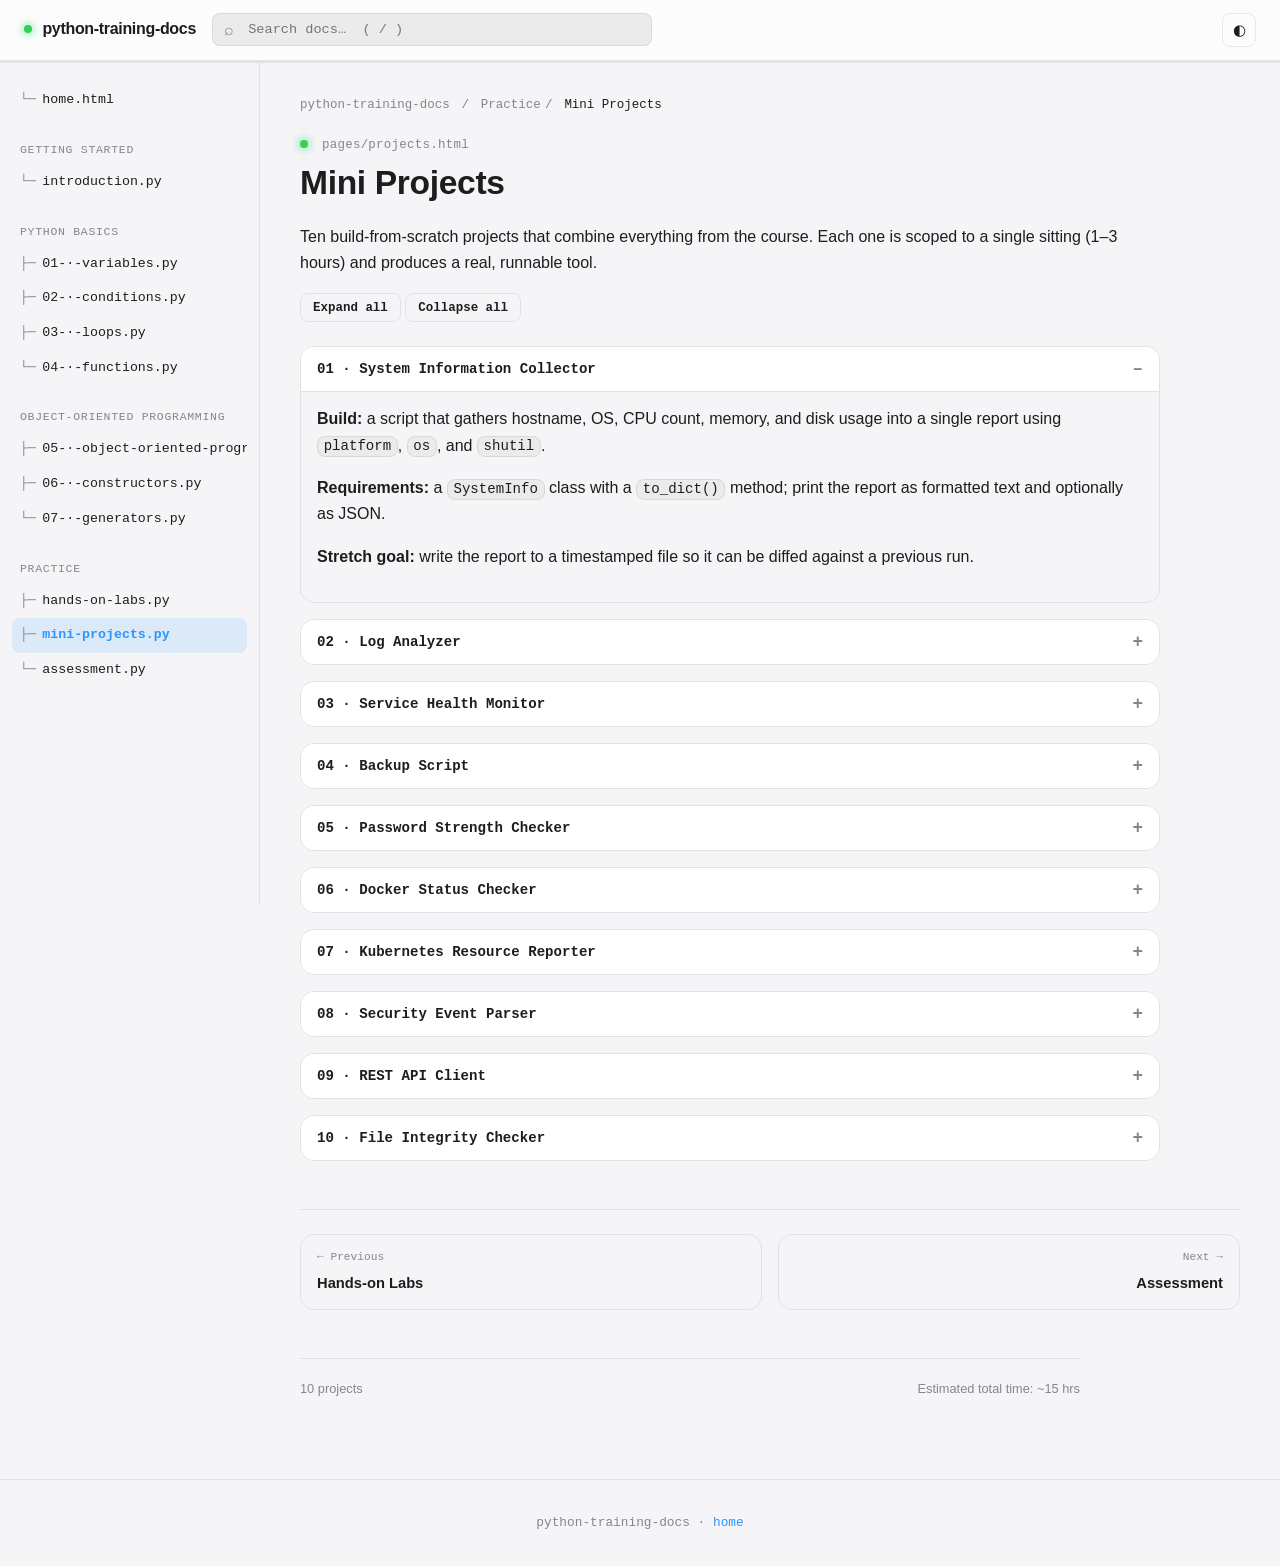
<file: pages/projects.html>
<!DOCTYPE html>
<html lang="en">
<head>
<meta charset="UTF-8">
<meta name="viewport" content="width=device-width, initial-scale=1.0">
<title>Mini Projects — python-training-docs</title>
<link rel="stylesheet" href="../css/theme.css">
<link rel="stylesheet" href="../css/style.css">
<link rel="stylesheet" href="../css/responsive.css">
<script>(function(){ var t = localStorage.getItem('ptd-theme') || (window.matchMedia('(prefers-color-scheme: dark)').matches ? 'dark' : 'light'); document.documentElement.setAttribute('data-theme', t); })();</script>
</head>
<body data-page="projects" data-root="../">
<div id="site-header"></div>
<div class="shell">
<div id="site-sidebar"></div>
<main class="main">
  <div class="breadcrumb" id="breadcrumb"></div>
  <article class="content" style="max-width:860px;">
    <div class="eyebrow"><span class="status-dot"></span> pages/projects.html</div>
    <h1>Mini Projects</h1>
    <p>Ten build-from-scratch projects that combine everything from the course. Each one is scoped to a single sitting (1–3 hours) and produces a real, runnable tool.</p>
    <div style="margin-bottom:1.5rem;"><button class="btn btn--ghost btn--sm" id="expand-all">Expand all</button> <button class="btn btn--ghost btn--sm" id="collapse-all">Collapse all</button></div>

    <div class="disclosure is-open">
      <button class="disclosure__trigger">01 · System Information Collector</button>
      <div class="disclosure__panel">
        <p><b>Build:</b> a script that gathers hostname, OS, CPU count, memory, and disk usage into a single report using <code>platform</code>, <code>os</code>, and <code>shutil</code>.</p>
        <p><b>Requirements:</b> a <code>SystemInfo</code> class with a <code>to_dict()</code> method; print the report as formatted text and optionally as JSON.</p>
        <p><b>Stretch goal:</b> write the report to a timestamped file so it can be diffed against a previous run.</p>
      </div>
    </div>

    <div class="disclosure">
      <button class="disclosure__trigger">02 · Log Analyzer</button>
      <div class="disclosure__panel">
        <p><b>Build:</b> a command-line tool that reads a log file and reports counts by severity, the top 5 most frequent error messages, and the busiest hour.</p>
        <p><b>Requirements:</b> use a generator to stream the file; use a <code>dict</code> to tally counts; accept the file path as a command-line argument via <code>sys.argv</code>.</p>
        <p><b>Stretch goal:</b> support multiple log files in one run and merge the results.</p>
      </div>
    </div>

    <div class="disclosure">
      <button class="disclosure__trigger">03 · Service Health Monitor</button>
      <div class="disclosure__panel">
        <p><b>Build:</b> a poller that checks a list of services (simulated or real via <code>requests.get</code> against health endpoints) on an interval and prints status changes.</p>
        <p><b>Requirements:</b> a <code>Service</code> class per Lab 03; track state transitions (only print when status <em>changes</em>, not every poll); handle connection errors gracefully.</p>
        <p><b>Stretch goal:</b> write status changes to a small history log file with timestamps.</p>
      </div>
    </div>

    <div class="disclosure">
      <button class="disclosure__trigger">04 · Backup Script</button>
      <div class="disclosure__panel">
        <p><b>Build:</b> a directory backup tool with compression and retention rotation, extending Lab 08.</p>
        <p><b>Requirements:</b> <code>create_backup()</code>, <code>rotate_backups(keep=N)</code>, and a summary printed at the end (files backed up, archive size, archives remaining).</p>
        <p><b>Stretch goal:</b> support excluding paths via a simple ignore-pattern list.</p>
      </div>
    </div>

    <div class="disclosure">
      <button class="disclosure__trigger">05 · Password Strength Checker</button>
      <div class="disclosure__panel">
        <p><b>Build:</b> a function-based checker that scores a password against length, character-class, and common-password-list rules.</p>
        <p><b>Requirements:</b> return a score (0–100) and a list of specific reasons for any deductions, not just pass/fail.</p>
        <p><b>Stretch goal:</b> check the password against a small local list of the 100 most common leaked passwords and reject an exact match outright.</p>
      </div>
    </div>

    <div class="disclosure">
      <button class="disclosure__trigger">06 · Docker Status Checker</button>
      <div class="disclosure__panel">
        <p><b>Build:</b> extend Lab 04 into a standalone tool that exits with a non-zero status code if any container is unhealthy — suitable for a CI health gate.</p>
        <p><b>Requirements:</b> a <code>ContainerReport</code> class; a clear pass/fail summary printed to stdout; correct use of <code>sys.exit()</code>.</p>
        <p><b>Stretch goal:</b> add a <code>--json</code> flag that prints machine-readable output instead of the human-readable summary.</p>
      </div>
    </div>

    <div class="disclosure">
      <button class="disclosure__trigger">07 · Kubernetes Resource Reporter</button>
      <div class="disclosure__panel">
        <p><b>Build:</b> given a list of simulated pod/deployment dicts, generate a report of total CPU/memory requested per namespace.</p>
        <p><b>Requirements:</b> a <code>KubernetesCluster</code> class per Module 05; a generator that filters by namespace; totals computed with <code>sum()</code>.</p>
        <p><b>Stretch goal:</b> flag namespaces that exceed a configurable resource quota.</p>
      </div>
    </div>

    <div class="disclosure">
      <button class="disclosure__trigger">08 · Security Event Parser</button>
      <div class="disclosure__panel">
        <p><b>Build:</b> extend Lab 07's brute-force detector into a general-purpose security event parser that classifies events by type (failed login, privilege escalation, firewall block).</p>
        <p><b>Requirements:</b> a <code>SecurityAlert</code> class per Module 05; a <code>generate_report()</code> function per Module 04; output sorted by severity.</p>
        <p><b>Stretch goal:</b> deduplicate repeated alerts from the same source within a time window.</p>
      </div>
    </div>

    <div class="disclosure">
      <button class="disclosure__trigger">09 · REST API Client</button>
      <div class="disclosure__panel">
        <p><b>Build:</b> a small wrapper class around the <code>requests</code> library for calling a JSON API (e.g. a status page or public API), with retry logic on failure.</p>
        <p><b>Requirements:</b> an <code>APIClient</code> class with <code>__init__(self, base_url, api_key=None)</code>; a <code>get(path)</code> method with retries using a loop; proper error handling for non-200 responses.</p>
        <p><b>Stretch goal:</b> add basic response caching so repeated calls within a short window don't hit the network again.</p>
      </div>
    </div>

    <div class="disclosure">
      <button class="disclosure__trigger">10 · File Integrity Checker</button>
      <div class="disclosure__panel">
        <p><b>Build:</b> a tool that hashes a directory's files (SHA-256) and detects any changes against a saved baseline — a simplified file integrity monitor.</p>
        <p><b>Requirements:</b> use <code>hashlib</code> to compute file hashes; store the baseline as JSON; a <code>compare()</code> function that reports added, removed, and modified files.</p>
        <p><b>Stretch goal:</b> use a generator to hash files lazily so scanning a very large directory tree doesn't stall the whole run before reporting anything.</p>
      </div>
    </div>

  </article>

  <div class="page-nav" id="page-nav"></div>
  <div class="page-footer"><span>10 projects</span><span>Estimated total time: ~15 hrs</span></div>
</main>
</div>
<div id="site-footer"></div>
<script src="../js/navigation.js"></script>
<script src="../js/app.js"></script>
<script src="../js/search.js"></script>
<script src="../js/progress.js"></script>
<script src="../js/quiz.js"></script>
<script>
document.addEventListener('DOMContentLoaded', () => {
  document.getElementById('site-footer').innerHTML = '<footer class="site-footer">python-training-docs · <a href="../index.html">home</a></footer>';
});
</script>
</body>
</html>
</file>
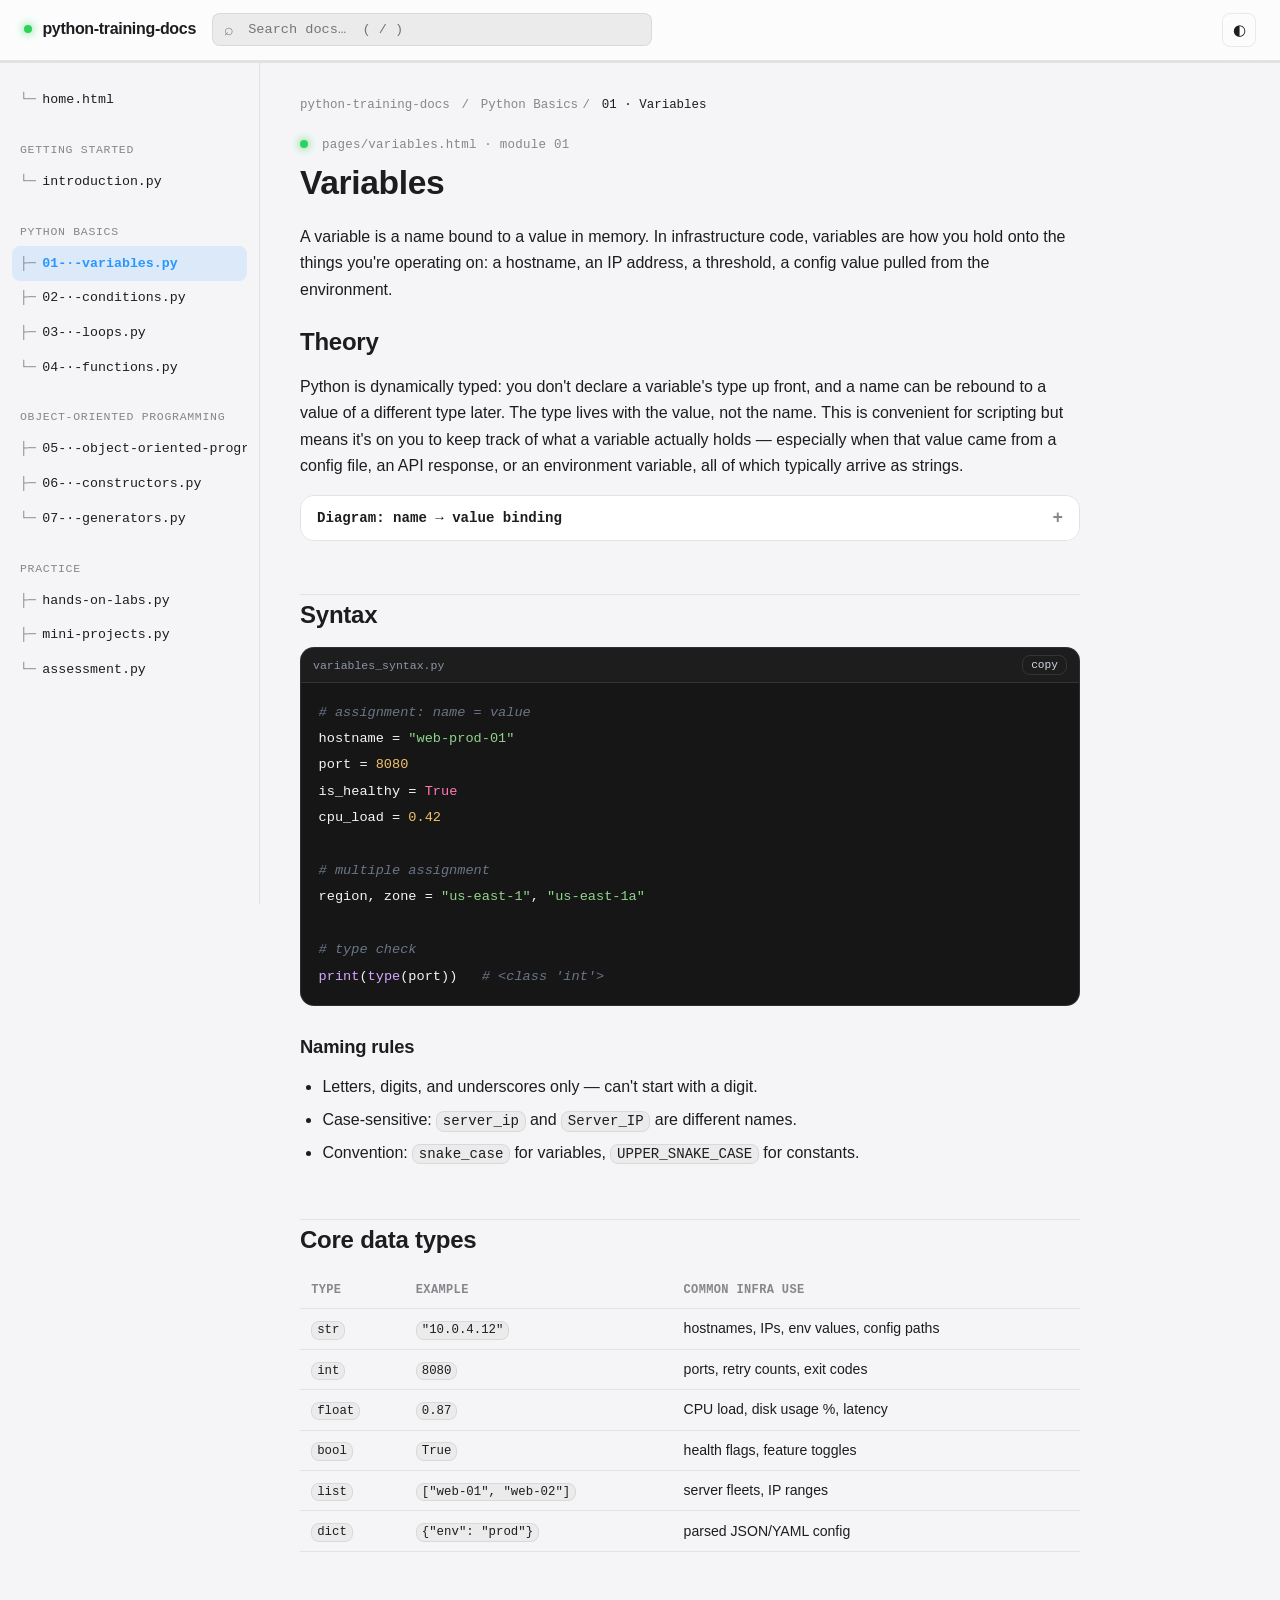
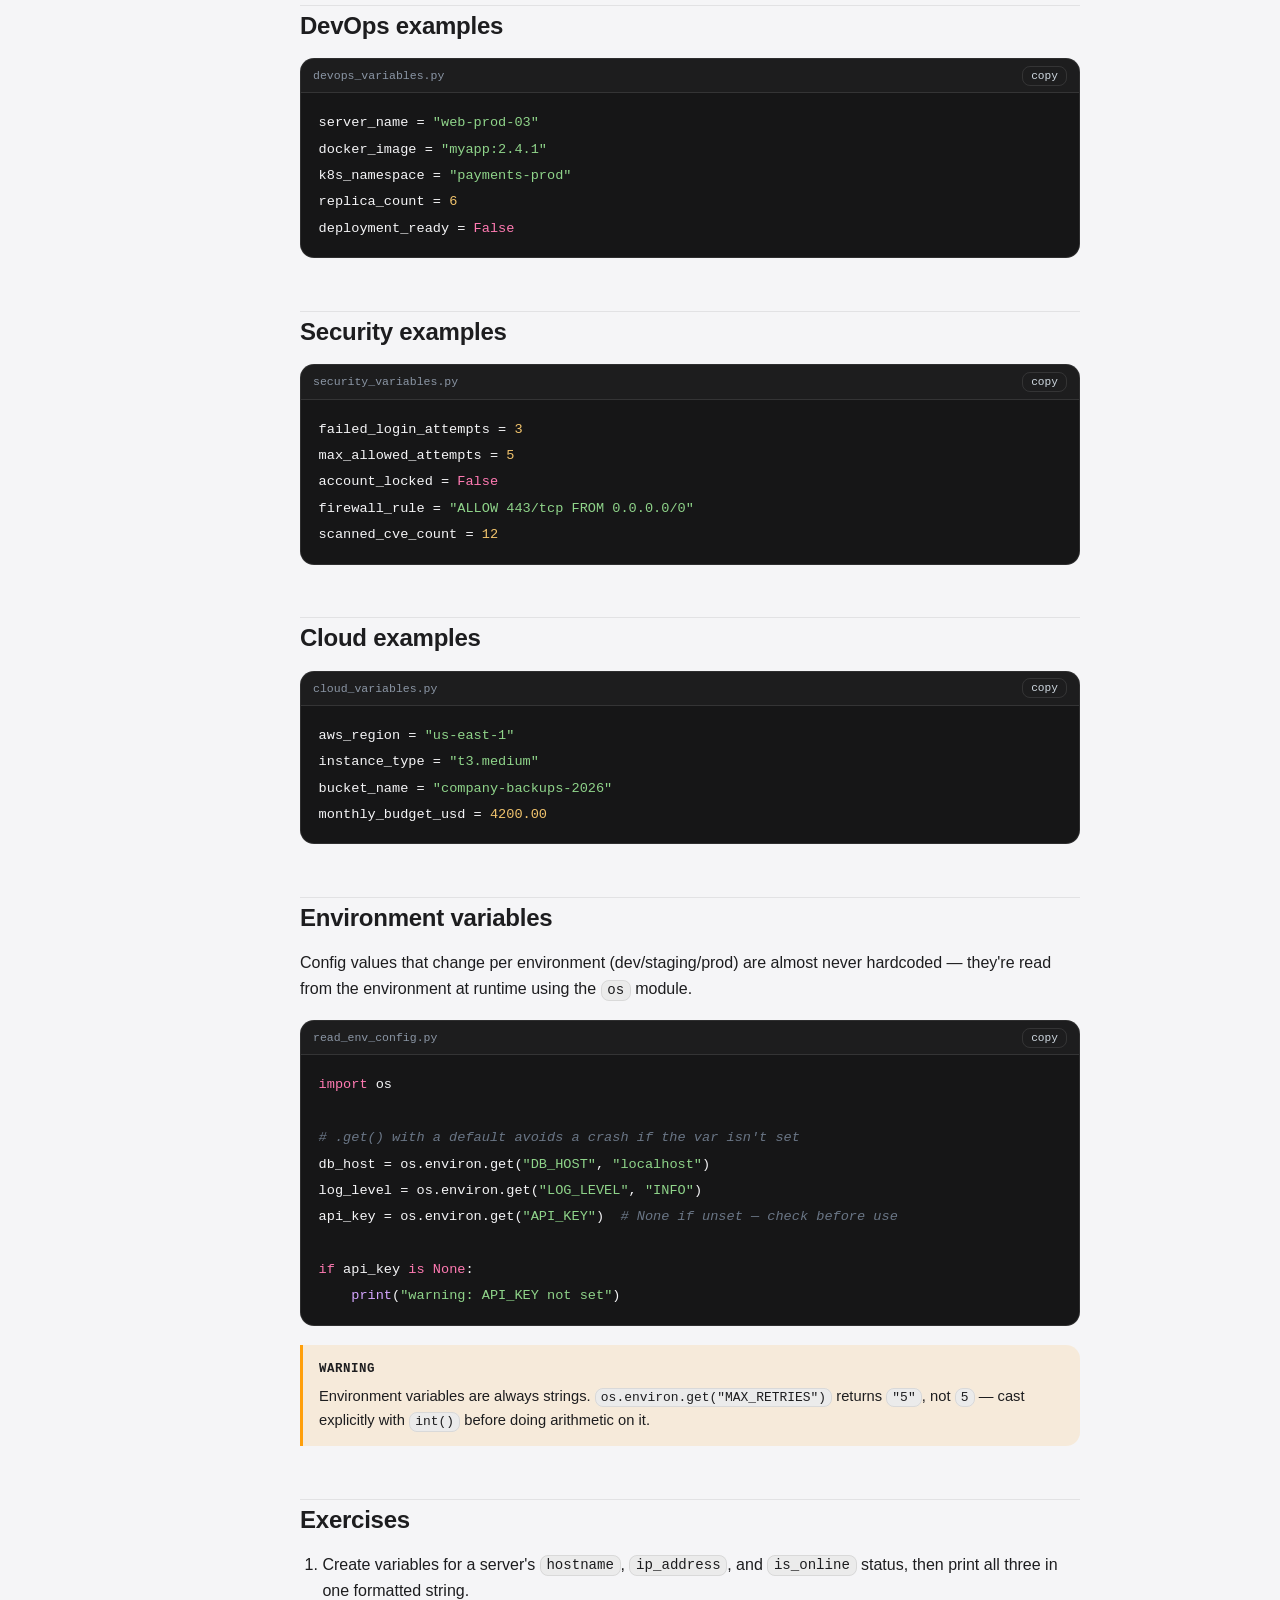
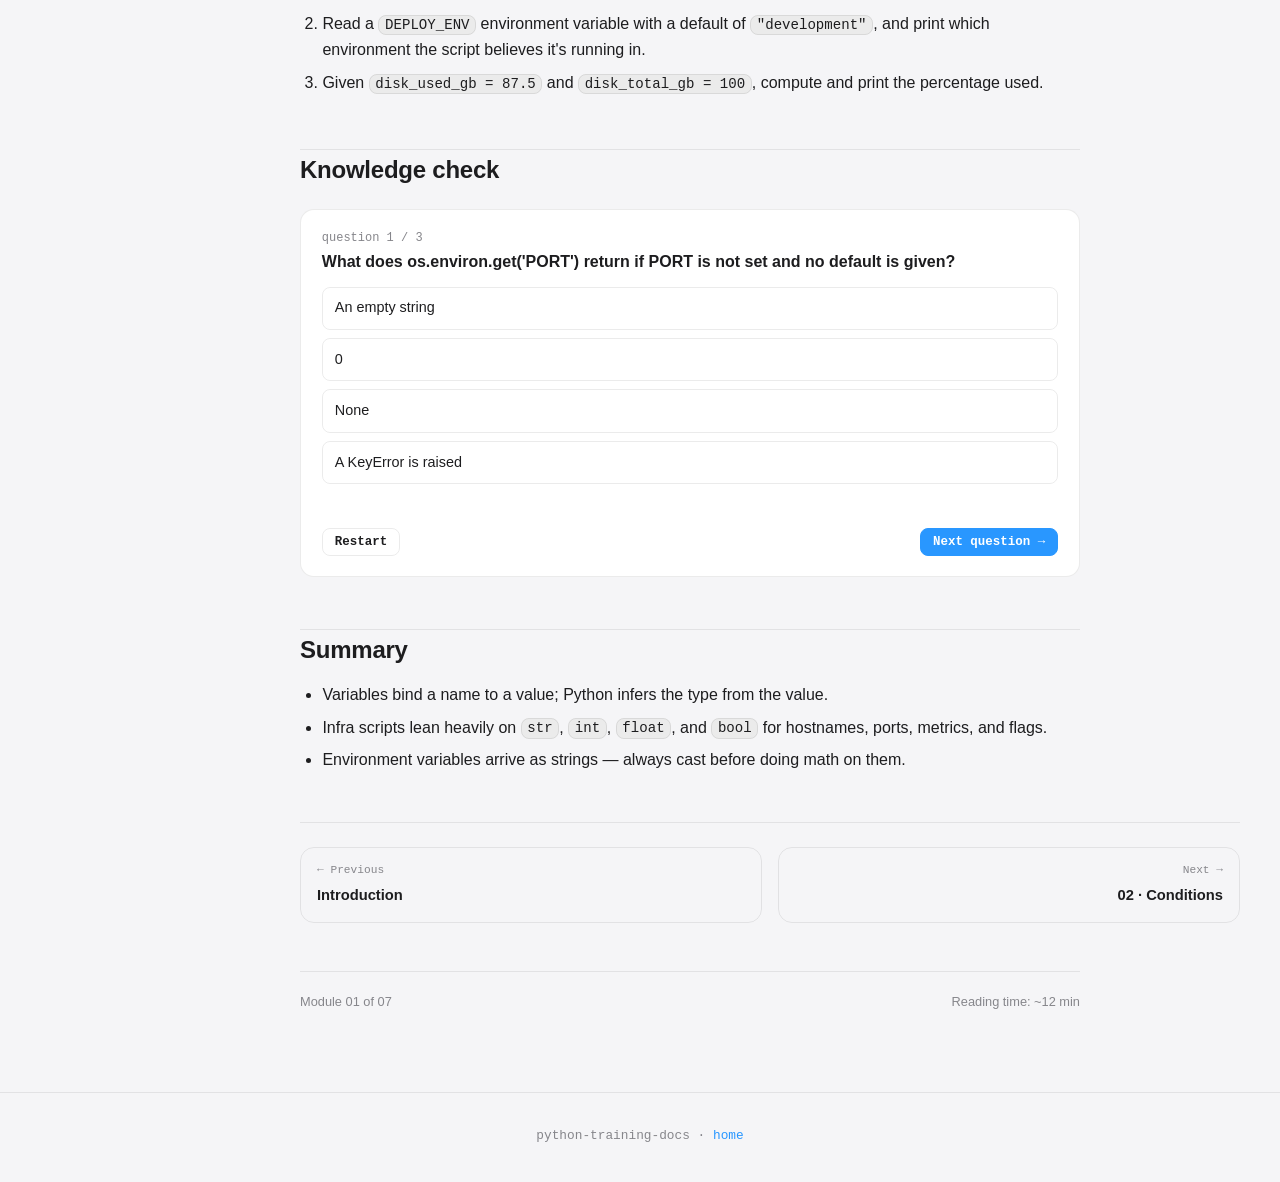
<file: pages/variables.html>
<!DOCTYPE html>
<html lang="en">
<head>
<meta charset="UTF-8">
<meta name="viewport" content="width=device-width, initial-scale=1.0">
<title>Variables — python-training-docs</title>
<link rel="stylesheet" href="../css/theme.css">
<link rel="stylesheet" href="../css/style.css">
<link rel="stylesheet" href="../css/responsive.css">
<script>(function(){ var t = localStorage.getItem('ptd-theme') || (window.matchMedia('(prefers-color-scheme: dark)').matches ? 'dark' : 'light'); document.documentElement.setAttribute('data-theme', t); })();</script>
</head>
<body data-page="variables" data-root="../">
<div id="site-header"></div>
<div class="shell">
<div id="site-sidebar"></div>
<main class="main">
  <div class="breadcrumb" id="breadcrumb"></div>
  <article class="content">
    <div class="eyebrow"><span class="status-dot"></span> pages/variables.html · module 01</div>
    <h1>Variables</h1>
    <p>A variable is a name bound to a value in memory. In infrastructure code, variables are how you hold onto the things you're operating on: a hostname, an IP address, a threshold, a config value pulled from the environment.</p>

    <h2 id="theory">Theory</h2>
    <p>Python is dynamically typed: you don't declare a variable's type up front, and a name can be rebound to a value of a different type later. The type lives with the value, not the name. This is convenient for scripting but means it's on you to keep track of what a variable actually holds — especially when that value came from a config file, an API response, or an environment variable, all of which typically arrive as strings.</p>

    <div class="disclosure">
      <button class="disclosure__trigger">Diagram: name → value binding</button>
      <div class="disclosure__panel">
        <svg viewBox="0 0 560 150" xmlns="http://www.w3.org/2000/svg" style="width:100%;height:auto;">
          <style>
            .lbl{font-family:monospace;font-size:13px;fill:var(--text,#12161c);}
            .box{fill:none;stroke:#1f9d63;stroke-width:1.5;rx:4;}
            .arrow{stroke:#5b6472;stroke-width:1.5;fill:none;marker-end:url(#ah);}
          </style>
          <defs>
            <marker id="ah" markerWidth="8" markerHeight="8" refX="6" refY="3" orient="auto">
              <path d="M0,0 L6,3 L0,6 Z" fill="#5b6472"/>
            </marker>
          </defs>
          <rect x="20" y="55" width="150" height="40" class="box"/>
          <text x="35" y="80" class="lbl">hostname</text>
          <path d="M170,75 L260,75" class="arrow"/>
          <rect x="260" y="55" width="280" height="40" class="box"/>
          <text x="275" y="80" class="lbl">"web-prod-01.internal"</text>
          <text x="20" y="40" class="lbl" fill="#5b6472" font-size="11">name (in your script)</text>
          <text x="260" y="40" class="lbl" fill="#5b6472" font-size="11">object in memory (str)</text>
        </svg>
      </div>
    </div>

    <h2 id="syntax">Syntax</h2>
    <div class="code-block">
      <div class="code-block__header"><span>variables_syntax.py</span><button class="copy-btn">copy</button></div>
      <pre><code><span class="tok-com"># assignment: name = value</span>
hostname = <span class="tok-str">"web-prod-01"</span>
port = <span class="tok-num">8080</span>
is_healthy = <span class="tok-kw">True</span>
cpu_load = <span class="tok-num">0.42</span>

<span class="tok-com"># multiple assignment</span>
region, zone = <span class="tok-str">"us-east-1"</span>, <span class="tok-str">"us-east-1a"</span>

<span class="tok-com"># type check</span>
<span class="tok-bi">print</span>(<span class="tok-bi">type</span>(port))   <span class="tok-com"># &lt;class 'int'&gt;</span></code></pre>
    </div>

    <h3>Naming rules</h3>
    <ul>
      <li>Letters, digits, and underscores only — can't start with a digit.</li>
      <li>Case-sensitive: <code>server_ip</code> and <code>Server_IP</code> are different names.</li>
      <li>Convention: <code>snake_case</code> for variables, <code>UPPER_SNAKE_CASE</code> for constants.</li>
    </ul>

    <h2 id="core-types">Core data types</h2>
    <table>
      <thead><tr><th>Type</th><th>Example</th><th>Common infra use</th></tr></thead>
      <tbody>
        <tr><td><code>str</code></td><td><code>"10.0.4.12"</code></td><td>hostnames, IPs, env values, config paths</td></tr>
        <tr><td><code>int</code></td><td><code>8080</code></td><td>ports, retry counts, exit codes</td></tr>
        <tr><td><code>float</code></td><td><code>0.87</code></td><td>CPU load, disk usage %, latency</td></tr>
        <tr><td><code>bool</code></td><td><code>True</code></td><td>health flags, feature toggles</td></tr>
        <tr><td><code>list</code></td><td><code>["web-01", "web-02"]</code></td><td>server fleets, IP ranges</td></tr>
        <tr><td><code>dict</code></td><td><code>{"env": "prod"}</code></td><td>parsed JSON/YAML config</td></tr>
      </tbody>
    </table>

    <h2 id="devops-examples">DevOps examples</h2>
    <div class="code-block">
      <div class="code-block__header"><span>devops_variables.py</span><button class="copy-btn">copy</button></div>
      <pre><code>server_name = <span class="tok-str">"web-prod-03"</span>
docker_image = <span class="tok-str">"myapp:2.4.1"</span>
k8s_namespace = <span class="tok-str">"payments-prod"</span>
replica_count = <span class="tok-num">6</span>
deployment_ready = <span class="tok-kw">False</span></code></pre>
    </div>

    <h2 id="security-examples">Security examples</h2>
    <div class="code-block">
      <div class="code-block__header"><span>security_variables.py</span><button class="copy-btn">copy</button></div>
      <pre><code>failed_login_attempts = <span class="tok-num">3</span>
max_allowed_attempts = <span class="tok-num">5</span>
account_locked = <span class="tok-kw">False</span>
firewall_rule = <span class="tok-str">"ALLOW 443/tcp FROM 0.0.0.0/0"</span>
scanned_cve_count = <span class="tok-num">12</span></code></pre>
    </div>

    <h2 id="cloud-examples">Cloud examples</h2>
    <div class="code-block">
      <div class="code-block__header"><span>cloud_variables.py</span><button class="copy-btn">copy</button></div>
      <pre><code>aws_region = <span class="tok-str">"us-east-1"</span>
instance_type = <span class="tok-str">"t3.medium"</span>
bucket_name = <span class="tok-str">"company-backups-2026"</span>
monthly_budget_usd = <span class="tok-num">4200.00</span></code></pre>
    </div>

    <h2 id="env-vars">Environment variables</h2>
    <p>Config values that change per environment (dev/staging/prod) are almost never hardcoded — they're read from the environment at runtime using the <code>os</code> module.</p>
    <div class="code-block">
      <div class="code-block__header"><span>read_env_config.py</span><button class="copy-btn">copy</button></div>
      <pre><code><span class="tok-kw">import</span> os

<span class="tok-com"># .get() with a default avoids a crash if the var isn't set</span>
db_host = os.environ.get(<span class="tok-str">"DB_HOST"</span>, <span class="tok-str">"localhost"</span>)
log_level = os.environ.get(<span class="tok-str">"LOG_LEVEL"</span>, <span class="tok-str">"INFO"</span>)
api_key = os.environ.get(<span class="tok-str">"API_KEY"</span>)  <span class="tok-com"># None if unset — check before use</span>

<span class="tok-kw">if</span> api_key <span class="tok-kw">is</span> <span class="tok-kw">None</span>:
    <span class="tok-bi">print</span>(<span class="tok-str">"warning: API_KEY not set"</span>)</code></pre>
    </div>
    <div class="callout callout--warning">
      <div class="callout__title">Warning</div>
      <p>Environment variables are always strings. <code>os.environ.get("MAX_RETRIES")</code> returns <code>"5"</code>, not <code>5</code> — cast explicitly with <code>int()</code> before doing arithmetic on it.</p>
    </div>

    <h2 id="exercises">Exercises</h2>
    <ol>
      <li>Create variables for a server's <code>hostname</code>, <code>ip_address</code>, and <code>is_online</code> status, then print all three in one formatted string.</li>
      <li>Read a <code>DEPLOY_ENV</code> environment variable with a default of <code>"development"</code>, and print which environment the script believes it's running in.</li>
      <li>Given <code>disk_used_gb = 87.5</code> and <code>disk_total_gb = 100</code>, compute and print the percentage used.</li>
    </ol>

    <h2 id="quiz">Knowledge check</h2>
    <div id="quiz-app"></div>
    <script>
      var QUIZ_DATA = [
        {
          question: "What does os.environ.get('PORT') return if PORT is not set and no default is given?",
          options: ["An empty string", "0", "None", "A KeyError is raised"],
          correctIndex: 2,
          explanation: ".get() without a default returns None when the key is missing."
        },
        {
          question: "Which type will os.environ.get('MAX_RETRIES') return, assuming MAX_RETRIES=5 is set in the shell?",
          options: ["int", "str", "float", "bool"],
          correctIndex: 1,
          explanation: "Environment variables are always strings — you must cast with int() to use them as numbers."
        },
        {
          question: "Which of these is a valid Python variable name?",
          options: ["2nd_server", "server-name", "server_name", "server name"],
          correctIndex: 2,
          explanation: "Variable names can't start with a digit or contain hyphens/spaces — underscores are the separator."
        }
      ];
    </script>

    <h2 id="summary">Summary</h2>
    <ul>
      <li>Variables bind a name to a value; Python infers the type from the value.</li>
      <li>Infra scripts lean heavily on <code>str</code>, <code>int</code>, <code>float</code>, and <code>bool</code> for hostnames, ports, metrics, and flags.</li>
      <li>Environment variables arrive as strings — always cast before doing math on them.</li>
    </ul>
  </article>

  <div class="page-nav" id="page-nav"></div>
  <div class="page-footer"><span>Module 01 of 07</span><span>Reading time: ~12 min</span></div>
</main>
</div>
<div id="site-footer"></div>
<script src="../js/navigation.js"></script>
<script src="../js/app.js"></script>
<script src="../js/search.js"></script>
<script src="../js/progress.js"></script>
<script src="../js/quiz.js"></script>
<script>
document.addEventListener('DOMContentLoaded', () => {
  document.getElementById('site-footer').innerHTML = '<footer class="site-footer">python-training-docs · <a href="../index.html">home</a></footer>';
});
</script>
</body>
</html>
</file>
<file: css/theme.css>
:root {
  /* ---- Apple-inspired Typography Stack ----------------------- */
  --font-display: -apple-system, BlinkMacSystemFont, 'SF Pro Display', 'Inter', 'Segoe UI', sans-serif;
  --font-body: -apple-system, BlinkMacSystemFont, 'SF Pro Text', 'Inter', 'Segoe UI', sans-serif;
  --font-mono: 'JetBrains Mono', 'SFMono-Regular', 'IBM Plex Mono', Consolas, monospace;

  /* ---- Apple Color Tokens ------------------------------------ */
  --ink: #000000;            /* true black for OLED depth      */
  --ink-soft: #161617;       /* elevated dark card surface     */
  --paper: #f5f5f7;          /* Apple light background         */
  --paper-raised: #ffffff;   /* light surface                  */
  --slate: #86868b;          /* Apple muted gray text          */
  --slate-line: rgba(0, 0, 0, 0.08); /* subtle light border       */
  --signal: #2997ff;         /* Apple signature blue accent    */
  --signal-soft: rgba(41, 151, 255, 0.12); /* blue glow accent  */
  --signal-green: #30d158;   /* Apple status green             */
  --signal-green-soft: rgba(48, 209, 88, 0.12);
  --wire: #6e56cf;           /* violet secondary accent        */
  --wire-soft: rgba(110, 86, 207, 0.1);
  --alert: #ff9f0a;          /* Apple warning orange           */
  --alert-soft: rgba(255, 159, 10, 0.12);
  --danger: #ff453a;         /* Apple danger red               */
  --danger-soft: rgba(255, 69, 58, 0.12);

  /* ---- Glassmorphism & Effects ------------------------------- */
  --glass-bg: rgba(255, 255, 255, 0.72);
  --glass-border: rgba(255, 255, 255, 0.4);
  --glass-blur: blur(20px) saturate(180%);

  /* ---- Scale & Shadows ---------------------------------------*/
  --radius-sm: 8px;
  --radius-md: 14px;
  --radius-lg: 22px;
  --shadow-sm: 0 2px 8px rgba(0, 0, 0, 0.04);
  --shadow-md: 0 10px 30px rgba(0, 0, 0, 0.08);
  --shadow-lg: 0 20px 40px rgba(0, 0, 0, 0.12);
  --shadow-glow: 0 0 30px rgba(41, 151, 255, 0.25);

  /* ---- Live theme values (light default) ---------------------*/
  --bg: var(--paper);
  --surface: var(--paper-raised);
  --surface-alt: #ebebeb;
  --text: #1d1d1f;
  --text-muted: var(--slate);
  --border: var(--slate-line);
  --accent: var(--signal);
  --accent-soft: var(--signal-soft);
  --link: var(--signal);
  --code-bg: #161617;
  --code-text: #f5f5f7;
  --code-border: rgba(255, 255, 255, 0.1);
}

[data-theme='dark'] {
  --glass-bg: rgba(22, 22, 23, 0.75);
  --glass-border: rgba(255, 255, 255, 0.08);
  --glass-blur: blur(24px) saturate(200%);

  --bg: #000000;
  --surface: #161617;
  --surface-alt: #222224;
  --text: #f5f5f7;
  --text-muted: #86868b;
  --border: rgba(255, 255, 255, 0.12);
  --accent: #2997ff;
  --accent-soft: rgba(41, 151, 255, 0.18);
  --link: #2997ff;
  --code-bg: #000000;
  --code-text: #e8e8ed;
  --code-border: rgba(255, 255, 255, 0.12);
}

/* Status-light dot used across the UI as the signature motif */
.status-dot {
  display: inline-block;
  width: 8px;
  height: 8px;
  border-radius: 50%;
  background: var(--signal-green);
  box-shadow: 0 0 10px var(--signal-green);
  animation: pulse-apple 2s cubic-bezier(0.4, 0, 0.6, 1) infinite;
}

@keyframes pulse-apple {
  0%, 100% { transform: scale(1); opacity: 1; }
  50% { transform: scale(1.25); opacity: 0.65; box-shadow: 0 0 16px var(--signal-green); }
}

@media (prefers-reduced-motion: reduce) {
  .status-dot { animation: none; }
}
</file>
<file: css/style.css>
/* ============================================================
   BASE
   ============================================================ */
* { box-sizing: border-box; }
html { scroll-behavior: smooth; }

body {
  margin: 0;
  background: var(--bg);
  color: var(--text);
  font-family: var(--font-body);
  font-size: 16px;
  line-height: 1.65;
  transition: background 0.2s ease, color 0.2s ease;
}

h1, h2, h3, h4 {
  font-family: var(--font-display);
  font-weight: 600;
  letter-spacing: -0.01em;
  color: var(--text);
  line-height: 1.25;
}

h1 { font-size: 2.1rem; margin: 0 0 0.6em; }
h2 { font-size: 1.5rem; margin: 2.2em 0 0.7em; padding-top: 0.2em; border-top: 1px solid var(--border); }
h2:first-of-type { border-top: none; padding-top: 0; margin-top: 1em; }
h3 { font-size: 1.15rem; margin: 1.6em 0 0.5em; }
p { margin: 0 0 1em; color: var(--text); }
a { color: var(--link); text-decoration: none; }
a:hover { text-decoration: underline; }
ul, ol { padding-left: 1.4em; }
li { margin-bottom: 0.4em; }

code {
  font-family: var(--font-mono);
  font-size: 0.88em;
  background: var(--surface-alt);
  border: 1px solid var(--border);
  padding: 0.1em 0.4em;
  border-radius: var(--radius-sm);
}

:focus-visible {
  outline: 2px solid var(--accent);
  outline-offset: 2px;
}

/* eyebrow / path-style label, used above headings */
.eyebrow {
  font-family: var(--font-mono);
  font-size: 0.78rem;
  color: var(--text-muted);
  letter-spacing: 0.02em;
  margin-bottom: 0.5em;
}
.eyebrow .status-dot { margin-right: 0.5em; }

/* ============================================================
   TOP NAV
   ============================================================ */
/* ============================================================
   TOP NAV (Glassmorphic Floating Header)
   ============================================================ */
.topbar {
  position: sticky;
  top: 0;
  z-index: 100;
  display: flex;
  align-items: center;
  gap: 1rem;
  height: 60px;
  padding: 0 1.5rem;
  background: var(--glass-bg);
  backdrop-filter: var(--glass-blur);
  -webkit-backdrop-filter: var(--glass-blur);
  border-bottom: 1px solid var(--glass-border);
  transition: all 0.3s cubic-bezier(0.16, 1, 0.3, 1);
}

.topbar__brand {
  display: flex;
  align-items: center;
  gap: 0.65rem;
  font-family: var(--font-display);
  font-weight: 700;
  font-size: 1rem;
  color: var(--text);
  white-space: nowrap;
  letter-spacing: -0.02em;
}
.topbar__brand .status-dot { flex-shrink: 0; }

.topbar__menu-btn {
  display: none;
  background: var(--surface-alt);
  border: 1px solid var(--border);
  border-radius: var(--radius-sm);
  color: var(--text);
  width: 36px; height: 36px;
  cursor: pointer;
  font-family: var(--font-mono);
  transition: transform 0.2s ease;
}
.topbar__menu-btn:active { transform: scale(0.94); }

.topbar__search {
  flex: 1;
  max-width: 440px;
  position: relative;
}
.topbar__search input {
  width: 100%;
  padding: 0.5rem 0.8rem 0.5rem 2.2rem;
  border: 1px solid var(--border);
  border-radius: var(--radius-sm);
  background: var(--surface-alt);
  color: var(--text);
  font-family: var(--font-mono);
  font-size: 0.85rem;
  transition: all 0.2s ease;
}
.topbar__search input:focus {
  background: var(--surface);
  border-color: var(--accent);
  box-shadow: 0 0 0 3px var(--accent-soft);
}
.topbar__search::before {
  content: '⌕';
  position: absolute;
  left: 0.75rem; top: 50%;
  transform: translateY(-50%);
  color: var(--text-muted);
  font-size: 1rem;
}
.search-results {
  position: absolute;
  top: calc(100% + 8px);
  left: 0; right: 0;
  background: var(--glass-bg);
  backdrop-filter: var(--glass-blur);
  -webkit-backdrop-filter: var(--glass-blur);
  border: 1px solid var(--glass-border);
  border-radius: var(--radius-md);
  box-shadow: var(--shadow-lg);
  max-height: 60vh;
  overflow-y: auto;
  display: none;
  z-index: 200;
}
.search-results.is-open { display: block; }
.search-results__item {
  display: block;
  padding: 0.7rem 0.9rem;
  border-bottom: 1px solid var(--border);
  font-size: 0.88rem;
  transition: background 0.15s ease;
}
.search-results__item:hover { background: var(--accent-soft); text-decoration: none; }
.search-results__item:last-child { border-bottom: none; }
.search-results__item .path { font-family: var(--font-mono); font-size: 0.72rem; color: var(--text-muted); }
.search-results__empty { padding: 1rem; color: var(--text-muted); font-size: 0.85rem; }

.topbar__spacer { flex: 1; }

.topbar__actions { display: flex; align-items: center; gap: 0.5rem; }

.icon-btn {
  background: none;
  border: 1px solid var(--border);
  border-radius: var(--radius-sm);
  color: var(--text);
  width: 34px; height: 34px;
  display: inline-flex;
  align-items: center;
  justify-content: center;
  cursor: pointer;
  font-size: 0.95rem;
}
.icon-btn:hover { background: var(--surface-alt); }

/* ============================================================
   PAGE PROGRESS BAR
   ============================================================ */
.reading-progress {
  position: sticky;
  top: 56px;
  z-index: 99;
  height: 3px;
  background: var(--border);
}
.reading-progress__bar {
  height: 100%;
  width: 0%;
  background: var(--accent);
  transition: width 0.1s linear;
}

/* ============================================================
   SHELL / LAYOUT
   ============================================================ */
.shell {
  display: grid;
  grid-template-columns: 260px minmax(0, 1fr);
  max-width: 1400px;
  margin: 0 auto;
}

.sidebar {
  border-right: 1px solid var(--border);
  padding: 1.25rem 0.75rem 3rem;
  position: sticky;
  top: 59px;
  height: calc(100vh - 59px);
  overflow-y: auto;
  font-size: 0.87rem;
}
.sidebar.is-collapsed { display: none; }

.sidebar__group { margin-bottom: 1.4rem; }
.sidebar__group-title {
  font-family: var(--font-mono);
  font-size: 0.72rem;
  text-transform: uppercase;
  letter-spacing: 0.06em;
  color: var(--text-muted);
  padding: 0 0.5rem;
  margin-bottom: 0.35rem;
}
.sidebar__link {
  display: flex;
  align-items: center;
  gap: 0.4rem;
  padding: 0.4rem 0.5rem;
  border-radius: var(--radius-sm);
  color: var(--text);
  font-family: var(--font-mono);
  font-size: 0.83rem;
  white-space: nowrap;
  overflow: hidden;
  text-overflow: ellipsis;
}
.sidebar__link::before { content: '├─'; color: var(--text-muted); flex-shrink: 0; }
.sidebar__link:last-child::before { content: '└─'; }
.sidebar__link:hover { background: var(--surface-alt); text-decoration: none; }
.sidebar__link.is-active {
  background: var(--accent-soft);
  color: var(--accent);
  font-weight: 600;
}
.sidebar__link .check { margin-left: auto; color: var(--accent); font-size: 0.8rem; }

.main {
  min-width: 0;
  padding: 2rem 2.5rem 5rem;
}

.breadcrumb {
  font-family: var(--font-mono);
  font-size: 0.78rem;
  color: var(--text-muted);
  margin-bottom: 1.2rem;
}
.breadcrumb a { color: var(--text-muted); }
.breadcrumb .sep { margin: 0 0.35em; }
.breadcrumb .current { color: var(--text); }

.content { max-width: 780px; }

/* ============================================================
   CALLOUTS
   ============================================================ */
.callout {
  border-left: 3px solid var(--wire);
  background: var(--wire-soft);
  border-radius: 0 var(--radius-md) var(--radius-md) 0;
  padding: 0.85rem 1rem;
  margin: 1.2rem 0;
  font-size: 0.92rem;
}
.callout__title {
  font-family: var(--font-mono);
  font-weight: 600;
  font-size: 0.78rem;
  text-transform: uppercase;
  letter-spacing: 0.04em;
  margin-bottom: 0.3rem;
}
.callout p:last-child { margin-bottom: 0; }
.callout--note { border-color: var(--wire); background: var(--wire-soft); }
.callout--tip { border-color: var(--accent); background: var(--accent-soft); }
.callout--warning { border-color: var(--alert); background: var(--alert-soft); }
[data-theme='dark'] .callout--note { background: rgba(52, 96, 170, 0.14); }
[data-theme='dark'] .callout--tip { background: var(--accent-soft); }
[data-theme='dark'] .callout--warning { background: rgba(193, 80, 46, 0.16); }

/* ============================================================
   CODE BLOCKS
   ============================================================ */
.code-block {
  position: relative;
  background: var(--code-bg);
  border: 1px solid var(--code-border);
  border-radius: var(--radius-md);
  margin: 1.1rem 0;
  overflow: hidden;
}
.code-block__header {
  display: flex;
  align-items: center;
  justify-content: space-between;
  padding: 0.4rem 0.75rem;
  background: rgba(255,255,255,0.03);
  border-bottom: 1px solid var(--code-border);
  font-family: var(--font-mono);
  font-size: 0.72rem;
  color: #8b96a5;
}
.code-block pre {
  margin: 0;
  padding: 1rem 1.1rem;
  overflow-x: auto;
}
.code-block code {
  background: none;
  border: none;
  padding: 0;
  color: var(--code-text);
  font-size: 0.85rem;
  line-height: 1.6;
}
.copy-btn {
  background: none;
  border: 1px solid var(--code-border);
  color: #cfd8e0;
  font-family: var(--font-mono);
  font-size: 0.7rem;
  border-radius: var(--radius-sm);
  padding: 0.2rem 0.5rem;
  cursor: pointer;
}
.copy-btn:hover { background: rgba(255,255,255,0.06); }
.copy-btn.is-copied { color: var(--accent); border-color: var(--accent); }

/* python syntax token colors */
.tok-kw   { color: #ff7ab2; }
.tok-str  { color: #8fd48a; }
.tok-com  { color: #6a7686; font-style: italic; }
.tok-fn   { color: #7cb7ff; }
.tok-num  { color: #f2c46d; }
.tok-bi   { color: #d5a6ff; }

/* ============================================================
   CARDS / GRIDS (Apple 3D Interactive Cards)
   ============================================================ */
.card-grid {
  display: grid;
  grid-template-columns: repeat(auto-fit, minmax(240px, 1fr));
  gap: 1.25rem;
  margin: 1.5rem 0;
  perspective: 1000px;
}
.card {
  position: relative;
  background: var(--surface);
  border: 1px solid var(--border);
  border-radius: var(--radius-md);
  padding: 1.4rem 1.5rem;
  box-shadow: var(--shadow-sm);
  transition: transform 0.25s cubic-bezier(0.16, 1, 0.3, 1), box-shadow 0.25s ease, border-color 0.25s ease;
  transform-style: preserve-3d;
  will-change: transform;
  overflow: hidden;
}
.card::before {
  content: '';
  position: absolute;
  top: 0; left: 0; right: 0; bottom: 0;
  background: radial-gradient(400px circle at var(--mouse-x, 50%) var(--mouse-y, 50%), rgba(255, 255, 255, 0.08), transparent 40%);
  opacity: 0;
  transition: opacity 0.3s ease;
  pointer-events: none;
}
.card:hover {
  border-color: rgba(41, 151, 255, 0.4);
  box-shadow: var(--shadow-md), 0 0 20px rgba(41, 151, 255, 0.12);
}
.card:hover::before { opacity: 1; }
.card h3 { margin-top: 0; font-size: 1.08rem; letter-spacing: -0.01em; }
.card p { font-size: 0.9rem; color: var(--text-muted); margin-bottom: 0; line-height: 1.55; }
.card .tag {
  display: inline-block;
  font-family: var(--font-mono);
  font-size: 0.7rem;
  font-weight: 600;
  color: var(--accent);
  background: var(--accent-soft);
  padding: 0.2rem 0.55rem;
  border-radius: var(--radius-sm);
  margin-bottom: 0.6rem;
  letter-spacing: 0.02em;
}

/* ============================================================
   COLLAPSIBLE SECTIONS
   ============================================================ */
.disclosure {
  border: 1px solid var(--border);
  border-radius: var(--radius-md);
  margin: 1rem 0;
  overflow: hidden;
}
.disclosure__trigger {
  width: 100%;
  text-align: left;
  background: var(--surface);
  border: none;
  padding: 0.75rem 1rem;
  font-family: var(--font-mono);
  font-size: 0.88rem;
  font-weight: 600;
  color: var(--text);
  cursor: pointer;
  display: flex;
  justify-content: space-between;
  align-items: center;
}
.disclosure__trigger::after { content: '+'; color: var(--text-muted); font-size: 1.1rem; }
.disclosure.is-open .disclosure__trigger::after { content: '–'; }
.disclosure__panel {
  display: none;
  padding: 0 1rem 1rem;
  border-top: 1px solid var(--border);
}
.disclosure.is-open .disclosure__panel { display: block; padding-top: 0.9rem; }

/* ============================================================
   TABLES
   ============================================================ */
table { width: 100%; border-collapse: collapse; margin: 1.1rem 0; font-size: 0.88rem; }
th, td { text-align: left; padding: 0.5rem 0.7rem; border-bottom: 1px solid var(--border); }
th { font-family: var(--font-mono); font-size: 0.75rem; text-transform: uppercase; color: var(--text-muted); letter-spacing: 0.03em; }

/* ============================================================
   QUIZ
   ============================================================ */
.quiz {
  border: 1px solid var(--border);
  border-radius: var(--radius-md);
  padding: 1.2rem 1.3rem;
  background: var(--surface);
  margin: 1.5rem 0;
}
.quiz__question { font-weight: 600; margin-bottom: 0.7rem; }
.quiz__options { list-style: none; padding: 0; margin: 0 0 0.9rem; }
.quiz__option {
  border: 1px solid var(--border);
  border-radius: var(--radius-sm);
  padding: 0.55rem 0.75rem;
  margin-bottom: 0.5rem;
  cursor: pointer;
  font-size: 0.9rem;
}
.quiz__option:hover { background: var(--surface-alt); }
.quiz__option.is-correct { border-color: var(--accent); background: var(--accent-soft); }
.quiz__option.is-incorrect { border-color: var(--danger); background: var(--danger-soft); }
.quiz__feedback { font-size: 0.85rem; font-family: var(--font-mono); min-height: 1.2em; }
.quiz__feedback.correct { color: var(--accent); }
.quiz__feedback.incorrect { color: var(--danger); }
.quiz__nav { display: flex; justify-content: space-between; align-items: center; margin-top: 0.8rem; }
.quiz__progress { font-family: var(--font-mono); font-size: 0.75rem; color: var(--text-muted); }
.quiz__score { text-align: center; padding: 1.5rem 0; }
.quiz__score .big { font-family: var(--font-display); font-size: 2.4rem; color: var(--accent); }

/* ============================================================
   BUTTONS
   ============================================================ */
.btn {
  display: inline-flex;
  align-items: center;
  gap: 0.4rem;
  font-family: var(--font-mono);
  font-size: 0.85rem;
  font-weight: 600;
  padding: 0.6rem 1.1rem;
  border-radius: var(--radius-sm);
  border: 1px solid var(--accent);
  background: var(--accent);
  color: #fff;
  cursor: pointer;
}
.btn:hover { text-decoration: none; opacity: 0.92; }
.btn--ghost { background: transparent; color: var(--text); border-color: var(--border); }
.btn--ghost:hover { background: var(--surface-alt); }
.btn--sm { padding: 0.4rem 0.75rem; font-size: 0.78rem; }

/* ============================================================
   PREV / NEXT + PAGE FOOTER
   ============================================================ */
.page-nav {
  display: flex;
  justify-content: space-between;
  gap: 1rem;
  margin-top: 3rem;
  padding-top: 1.5rem;
  border-top: 1px solid var(--border);
}
.page-nav__link {
  flex: 1;
  border: 1px solid var(--border);
  border-radius: var(--radius-md);
  padding: 0.8rem 1rem;
  color: var(--text);
}
.page-nav__link:hover { background: var(--surface-alt); text-decoration: none; }
.page-nav__link--next { text-align: right; }
.page-nav__label { display: block; font-family: var(--font-mono); font-size: 0.7rem; color: var(--text-muted); margin-bottom: 0.2rem; }
.page-nav__title { font-weight: 600; font-size: 0.92rem; }

.page-footer {
  max-width: 780px;
  margin-top: 3rem;
  padding-top: 1.2rem;
  border-top: 1px solid var(--border);
  font-size: 0.8rem;
  color: var(--text-muted);
  display: flex;
  justify-content: space-between;
  flex-wrap: wrap;
  gap: 0.5rem;
}

.back-to-top {
  position: fixed;
  bottom: 1.5rem;
  right: 1.5rem;
  width: 42px; height: 42px;
  border-radius: 50%;
  background: var(--accent);
  color: #fff;
  border: none;
  cursor: pointer;
  box-shadow: var(--shadow-md);
  display: none;
  align-items: center;
  justify-content: center;
  font-size: 1.1rem;
  z-index: 90;
}
.back-to-top.is-visible { display: flex; }

/* ============================================================
   HOMEPAGE
   ============================================================ */
/* ============================================================
   HOMEPAGE (Apple-inspired Hero & Interactive Sandbox)
   ============================================================ */
.hero {
  position: relative;
  padding: 5rem 2rem 4.5rem;
  border-bottom: 1px solid var(--border);
  background:
    radial-gradient(800px circle at 50% -100px, rgba(41, 151, 255, 0.15), transparent 70%),
    radial-gradient(600px circle at 85% 60%, rgba(110, 86, 207, 0.1), transparent 60%),
    linear-gradient(180deg, var(--surface) 0%, var(--bg) 100%);
  overflow: hidden;
}
.hero__inner {
  max-width: 1140px;
  margin: 0 auto;
  display: grid;
  grid-template-columns: 1fr 1fr;
  gap: 3.5rem;
  align-items: center;
}
.hero__text-col { text-align: left; }

.hero__eyebrow {
  font-family: var(--font-mono);
  font-size: 0.82rem;
  font-weight: 600;
  color: var(--accent);
  margin-bottom: 1.2rem;
  display: inline-flex;
  align-items: center;
  gap: 0.65rem;
  padding: 0.35rem 0.85rem;
  background: var(--accent-soft);
  border-radius: 30px;
  border: 1px solid rgba(41, 151, 255, 0.2);
}

.hero h1 {
  font-size: 3rem;
  font-weight: 800;
  letter-spacing: -0.03em;
  line-height: 1.15;
  margin-bottom: 1.2rem;
  background: linear-gradient(135deg, var(--text) 30%, var(--text-muted) 100%);
  -webkit-background-clip: text;
  -webkit-text-fill-color: transparent;
}
[data-theme='dark'] .hero h1 {
  background: linear-gradient(135deg, #ffffff 40%, #a1a1a6 100%);
  -webkit-background-clip: text;
  -webkit-text-fill-color: transparent;
}

.hero__sub {
  font-size: 1.12rem;
  color: var(--text-muted);
  line-height: 1.6;
  margin-bottom: 2rem;
}
.hero__actions { display: flex; gap: 1rem; flex-wrap: wrap; margin-bottom: 2.5rem; }

.hero__meta {
  display: grid;
  grid-template-columns: repeat(4, 1fr);
  gap: 1.2rem;
  font-family: var(--font-mono);
  font-size: 0.8rem;
  color: var(--text-muted);
  border-top: 1px solid var(--border);
  padding-top: 1.5rem;
}
.hero__meta b {
  color: var(--text);
  display: block;
  font-size: 1.4rem;
  font-family: var(--font-display);
  font-weight: 700;
  margin-bottom: 0.1rem;
}

/* ---- macOS Window Container Widget ---- */
.mac-window {
  background: var(--code-bg);
  border: 1px solid var(--code-border);
  border-radius: var(--radius-lg);
  box-shadow: var(--shadow-lg), 0 0 40px rgba(0, 0, 0, 0.4);
  overflow: hidden;
  transition: transform 0.3s ease, box-shadow 0.3s ease;
}
.mac-window:hover {
  box-shadow: var(--shadow-lg), 0 0 50px rgba(41, 151, 255, 0.2);
}
.mac-window__header {
  display: flex;
  align-items: center;
  justify-content: space-between;
  padding: 0.65rem 1rem;
  background: rgba(255, 255, 255, 0.04);
  border-bottom: 1px solid var(--code-border);
}
.mac-dots { display: flex; gap: 7px; }
.mac-dots .dot { width: 11px; height: 11px; border-radius: 50%; display: inline-block; }
.dot--red { background: #ff5f56; }
.dot--yellow { background: #ffbd2e; }
.dot--green { background: #27c93f; }

.mac-tabs { display: flex; gap: 4px; }
.mac-tab {
  background: transparent;
  border: none;
  color: #8e8e93;
  font-family: var(--font-mono);
  font-size: 0.76rem;
  padding: 0.3rem 0.7rem;
  border-radius: var(--radius-sm);
  cursor: pointer;
  transition: all 0.2s ease;
}
.mac-tab:hover { color: #ffffff; background: rgba(255, 255, 255, 0.08); }
.mac-tab.is-active { color: #ffffff; background: rgba(255, 255, 255, 0.15); font-weight: 600; }

.mac-run-btn {
  background: var(--signal-green);
  border: none;
  color: #000;
  font-family: var(--font-mono);
  font-size: 0.76rem;
  font-weight: 700;
  padding: 0.35rem 0.85rem;
  border-radius: var(--radius-sm);
  cursor: pointer;
  display: inline-flex;
  align-items: center;
  gap: 0.4rem;
  transition: all 0.2s ease;
  box-shadow: 0 0 12px rgba(48, 209, 88, 0.4);
}
.mac-run-btn:hover { transform: translateY(-1px); opacity: 0.95; }
.mac-run-btn:disabled { opacity: 0.6; cursor: not-allowed; }

.mac-window__body { display: flex; flex-direction: column; }
.code-preview-pane {
  padding: 1.1rem 1.3rem;
  font-family: var(--font-mono);
  font-size: 0.84rem;
  line-height: 1.6;
  max-height: 220px;
  overflow-y: auto;
  background: #0d0e11;
  color: var(--code-text);
  border-bottom: 1px solid var(--code-border);
}
.code-preview-pane pre { margin: 0; }

.terminal-output-pane {
  background: #050608;
  padding: 0.9rem 1.2rem;
  font-family: var(--font-mono);
  font-size: 0.78rem;
}
.console-header {
  display: flex;
  align-items: center;
  gap: 0.5rem;
  color: #8e8e93;
  font-size: 0.72rem;
  margin-bottom: 0.6rem;
  padding-bottom: 0.4rem;
  border-bottom: 1px solid rgba(255, 255, 255, 0.06);
}
.console-hint { margin-left: auto; color: #636366; }
.console-logs { max-height: 140px; overflow-y: auto; display: flex; flex-direction: column; gap: 0.3rem; }

.log-line { border-radius: 4px; padding: 0.15rem 0.35rem; }
.log-line--info { color: #98c379; }
.log-line--warn { color: #e5c07b; }
.log-line--alert { color: #e06c75; font-weight: 600; }
.log-line--success { color: #61afef; font-weight: 600; }

.fade-in-line { animation: lineSlide 0.25s ease-out forwards; }
@keyframes lineSlide {
  from { opacity: 0; transform: translateY(4px); }
  to { opacity: 1; transform: translateY(0); }
}

/* ---- Scroll Reveal Transitions ---- */
.reveal-on-scroll {
  opacity: 0;
  transform: translateY(28px);
  transition: opacity 0.7s cubic-bezier(0.16, 1, 0.3, 1), transform 0.7s cubic-bezier(0.16, 1, 0.3, 1);
  will-change: opacity, transform;
}
.reveal-on-scroll.is-revealed {
  opacity: 1;
  transform: translateY(0);
}

.section {
  max-width: 1100px;
  margin: 0 auto;
  padding: 3rem 2rem;
}
.section + .section { border-top: 1px solid var(--border); }
.section__eyebrow {
  font-family: var(--font-mono);
  font-size: 0.75rem;
  text-transform: uppercase;
  letter-spacing: 0.06em;
  color: var(--text-muted);
  margin-bottom: 0.5rem;
}
.section h2 { border: none; margin-top: 0; font-size: 1.7rem; }
.section__intro { max-width: 65ch; color: var(--text-muted); margin-bottom: 2rem; }

.roadmap { display: flex; flex-direction: column; border-left: 2px solid var(--border); margin-left: 0.6rem; }
.roadmap__step { position: relative; padding: 0 0 1.8rem 1.6rem; }
.roadmap__step::before {
  content: attr(data-n);
  position: absolute; left: -0.72rem; top: 0;
  width: 1.4rem; height: 1.4rem;
  border-radius: 50%;
  background: var(--surface);
  border: 2px solid var(--accent);
  color: var(--accent);
  font-family: var(--font-mono);
  font-size: 0.68rem;
  display: flex; align-items: center; justify-content: center;
}
.roadmap__step h3 { margin: 0 0 0.2rem; font-size: 0.98rem; }
.roadmap__step p { margin: 0; font-size: 0.85rem; color: var(--text-muted); }

.stack-icons { display: flex; flex-wrap: wrap; gap: 0.6rem; }
.stack-icons span {
  font-family: var(--font-mono);
  font-size: 0.78rem;
  background: var(--surface-alt);
  border: 1px solid var(--border);
  padding: 0.35rem 0.7rem;
  border-radius: var(--radius-sm);
}

.career-grid { display: grid; grid-template-columns: repeat(auto-fit, minmax(180px, 1fr)); gap: 0.9rem; }

.site-footer {
  border-top: 1px solid var(--border);
  padding: 2rem;
  text-align: center;
  font-size: 0.8rem;
  color: var(--text-muted);
  font-family: var(--font-mono);
}

/* Lab / project page specifics */
.meta-row {
  display: flex;
  gap: 1.5rem;
  flex-wrap: wrap;
  font-family: var(--font-mono);
  font-size: 0.8rem;
  color: var(--text-muted);
  margin-bottom: 1.5rem;
  padding-bottom: 1rem;
  border-bottom: 1px solid var(--border);
}
.meta-row b { color: var(--text); }

.step-list { counter-reset: step; list-style: none; padding: 0; }
.step-list > li {
  counter-increment: step;
  position: relative;
  padding-left: 2.4rem;
  margin-bottom: 1.3rem;
}
.step-list > li::before {
  content: counter(step);
  position: absolute; left: 0; top: 0;
  width: 1.7rem; height: 1.7rem;
  border-radius: var(--radius-sm);
  background: var(--accent-soft);
  color: var(--accent);
  font-family: var(--font-mono);
  font-weight: 700;
  font-size: 0.85rem;
  display: flex; align-items: center; justify-content: center;
}
</file>
<file: css/responsive.css>
/* ============================================================
   RESPONSIVE
   ============================================================ */
@media (max-width: 960px) {
  .shell { grid-template-columns: 1fr; }

  .topbar__menu-btn { display: inline-flex; align-items: center; justify-content: center; }

  .sidebar {
    position: fixed;
    top: 60px;
    left: 0;
    width: 280px;
    height: calc(100vh - 60px);
    background: var(--surface);
    backdrop-filter: var(--glass-blur);
    z-index: 150;
    transform: translateX(-100%);
    transition: transform 0.25s cubic-bezier(0.16, 1, 0.3, 1);
    box-shadow: var(--shadow-lg);
  }
  .sidebar.is-open { transform: translateX(0); display: block; }
  .sidebar.is-collapsed { display: none; }

  .sidebar-overlay {
    display: none;
    position: fixed;
    inset: 0;
    background: rgba(0,0,0,0.5);
    backdrop-filter: blur(4px);
    z-index: 140;
  }
  .sidebar-overlay.is-open { display: block; }

  .main { padding: 1.5rem 1.2rem 4rem; }
  .hero { padding: 3rem 1.2rem 2.8rem; }
  .hero__inner { grid-template-columns: 1fr; gap: 2rem; }
  .hero h1 { font-size: 2.2rem; }
  .hero__meta { grid-template-columns: repeat(2, 1fr); }
  .section { padding: 2.2rem 1.2rem; }
  .topbar__search { max-width: none; }
}

@media (max-width: 640px) {
  .hero__meta { grid-template-columns: repeat(2, 1fr); gap: 1rem; }
  .page-nav { flex-direction: column; }
  .page-nav__link--next { text-align: left; }
  .card-grid { grid-template-columns: 1fr; }
  h1 { font-size: 1.8rem; }
  .mac-tabs { display: none; }
}

/* ============================================================
   PRINT
   ============================================================ */
@media print {
  .topbar, .sidebar, .sidebar-overlay, .back-to-top,
  .page-nav, .reading-progress, .breadcrumb, .quiz__nav,
  .copy-btn, .site-footer, .icon-btn, .topbar__menu-btn { display: none !important; }

  .shell { grid-template-columns: 1fr; }
  .main { padding: 0; max-width: 100%; }
  body { background: #fff; color: #000; }
  .code-block { border: 1px solid #ccc; break-inside: avoid; }
  .code-block code { color: #000; }
  a { color: #000; text-decoration: underline; }
  .callout { break-inside: avoid; border: 1px solid #999; background: none; }
}
</file>
